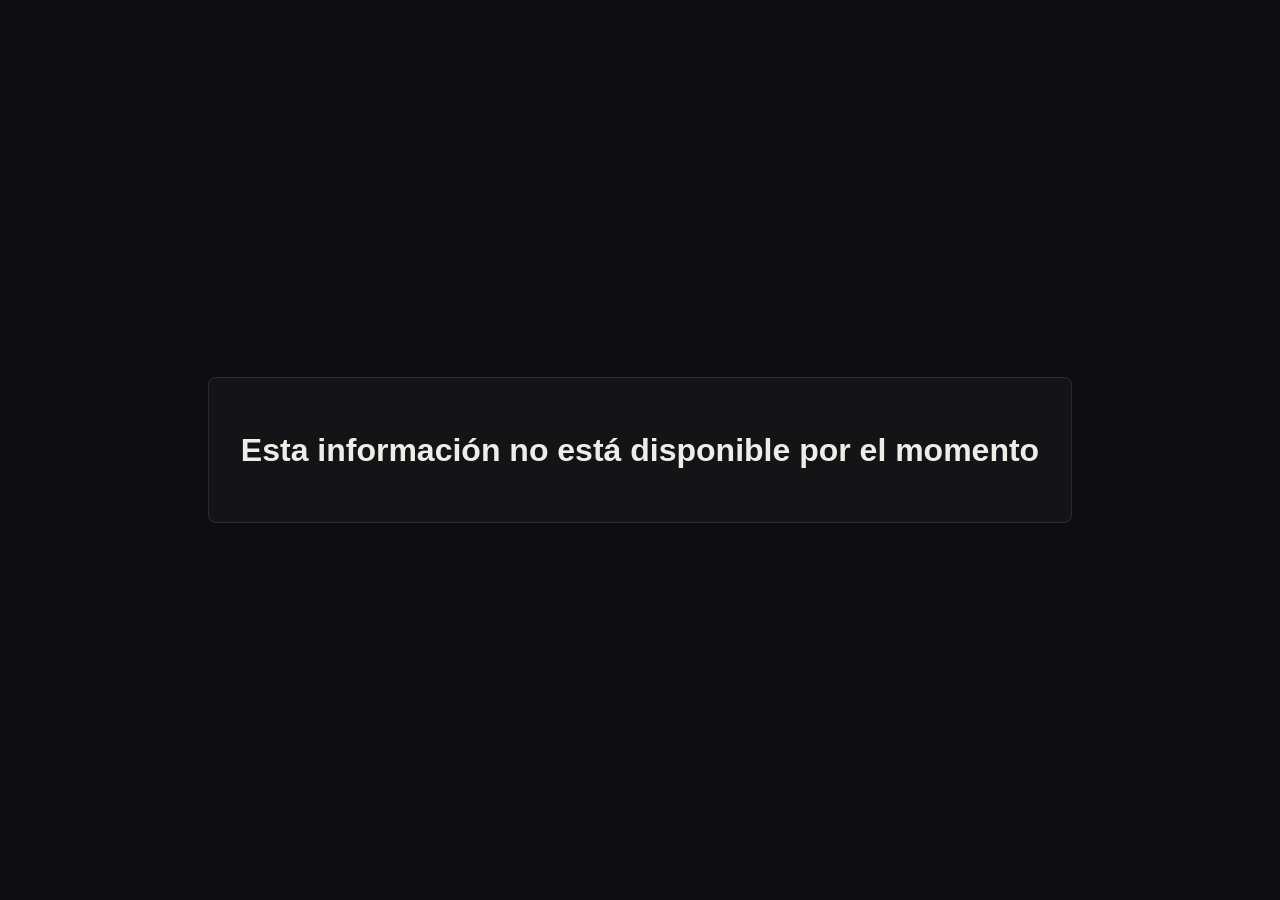
<file: back.html>
<!DOCTYPE html>
<html lang="es">
<head>
    <meta charset="UTF-8">
    <title>Información no disponible</title>
    <style>
        body {
            background: #0d0d0f;
            color: #f0ede8;
            font-family: sans-serif;
            display: flex;
            justify-content: center;
            align-items: center;
            height: 100vh;
            margin: 0;
        }
        .mensaje {
            padding: 2rem;
            border: 1px solid rgba(255, 255, 255, 0.1);
            border-radius: 8px;
            background: #141417;
        }
    </style>
</head>
<body>

    <div class="mensaje">
        <h1>Esta información no está disponible por el momento</h1>
    </div>

</body>
</html>
</file>
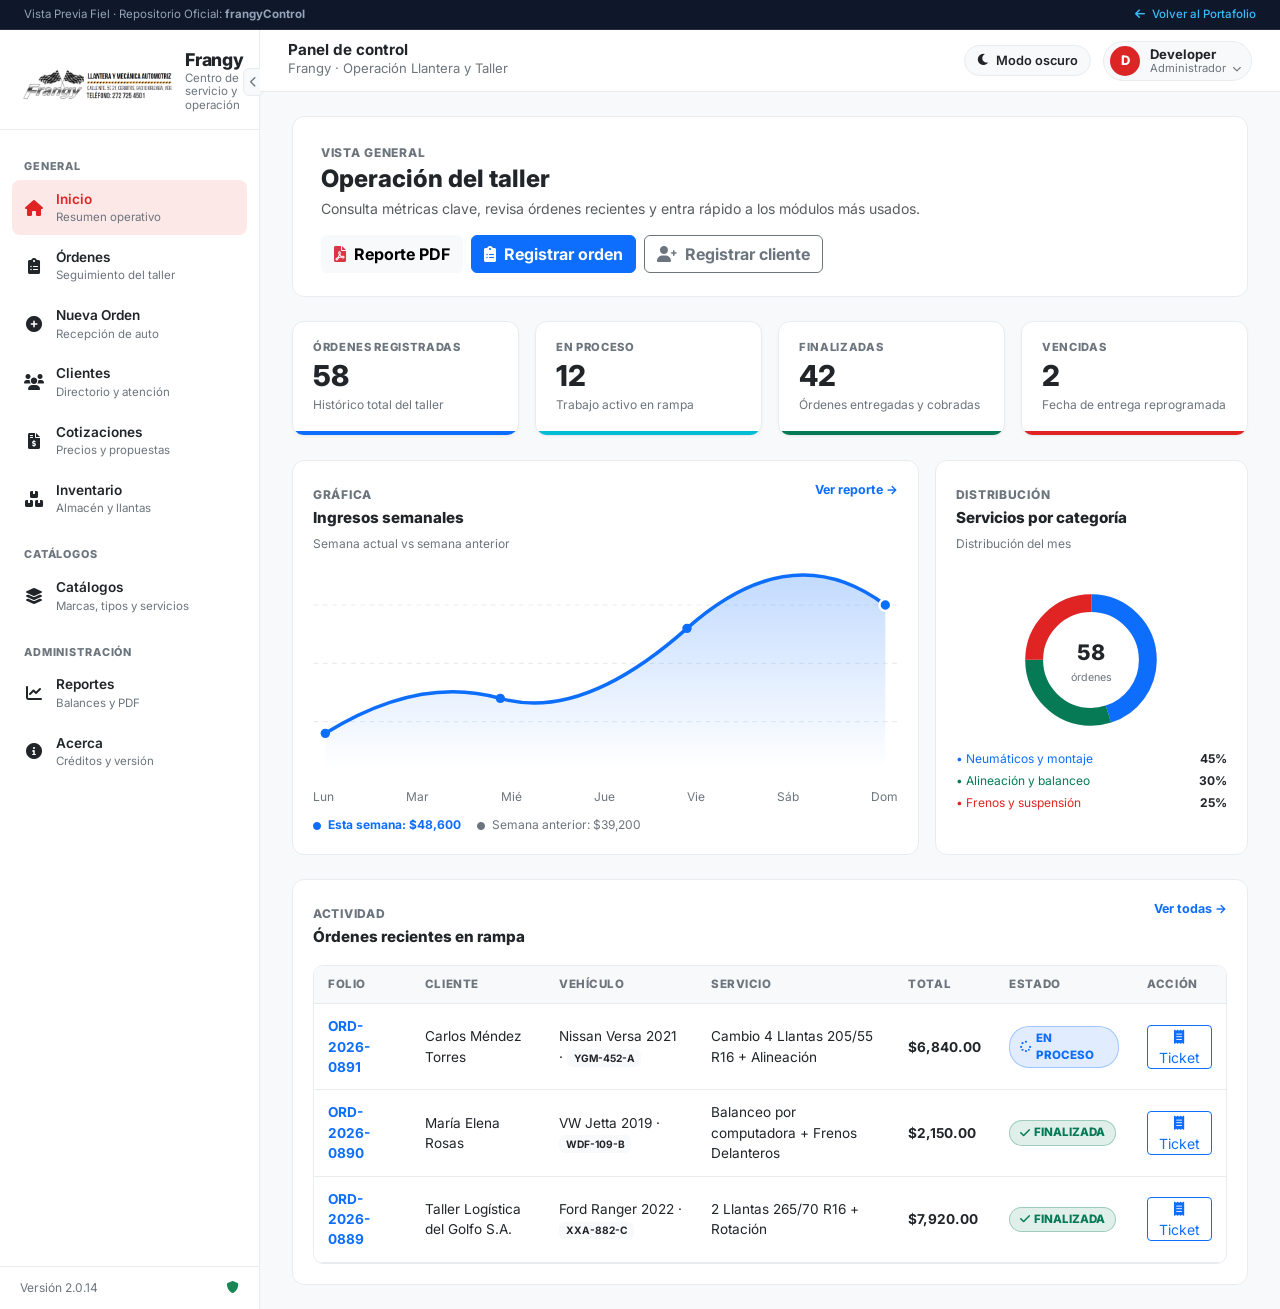
<file: demos/frangy-control.html>
<!DOCTYPE html>
<html lang="es" data-theme="light">

<head>
  <meta charset="utf-8">
  <meta name="viewport" content="width=device-width, initial-scale=1">
  <title>Frangy Control · Sistema Administrativo Taller y Llantera</title>
  <link rel="icon" type="image/svg+xml" href="./assets/icon.svg">

  <!-- Tipografía Inter y Bootstrap 5 idéntico a Frangy Control -->
  <link href="https://fonts.bunny.net/css?family=inter:400,500,600,700,800" rel="stylesheet" />
  <link rel="stylesheet" href="https://cdn.jsdelivr.net/npm/bootstrap@5.3.3/dist/css/bootstrap.min.css">
  <link rel="stylesheet" href="https://cdnjs.cloudflare.com/ajax/libs/font-awesome/6.0.0-beta3/css/all.min.css">

  <style>
    :root {
      --dashboard-bg: #f8f9fa;
      --dashboard-surface: #ffffff;
      --dashboard-card: #ffffff;
      --dashboard-border: #e9ecef;
      --dashboard-text: #212529;
      --dashboard-muted: #6c757d;
      --dashboard-primary: #0d6efd;
      --dashboard-accent-red: #e02424;
      --dashboard-accent-green: #057a55;
      --dashboard-accent-amber: #d97706;
      --dashboard-accent-blue: #1c64f2;
    }

    [data-theme="dark"] {
      --dashboard-bg: #12141a;
      --dashboard-surface: #181b23;
      --dashboard-card: #1f232e;
      --dashboard-border: rgba(255, 255, 255, 0.1);
      --dashboard-text: #f8f9fa;
      --dashboard-muted: #9ca3af;
      --dashboard-primary: #3b82f6;
    }

    body.dashboard-body {
      font-family: 'inter', sans-serif !important;
      background-color: var(--dashboard-bg);
      color: var(--dashboard-text);
      margin: 0;
      padding: 0;
      min-height: 100vh;
      display: flex;
      flex-direction: column;
    }

    /* Barra superior de retorno */
    .top-return-bar {
      background: #0f172a;
      color: #94a3b8;
      padding: 6px 1.5rem;
      font-size: 11.5px;
      display: flex;
      justify-content: space-between;
      align-items: center;
      border-bottom: 1px solid rgba(255, 255, 255, 0.1);
      z-index: 1000;
    }

    .top-return-bar a {
      color: #38bdf8;
      text-decoration: none;
      font-weight: 500;
    }

    .top-return-bar a:hover {
      text-decoration: underline;
    }

    /* Layout Frangy Control */
    .dashboard-app {
      display: flex;
      flex: 1;
      min-height: calc(100vh - 31px);
    }

    /* Sidebar idéntico a la captura */
    .dashboard-sidebar {
      width: 260px;
      background: var(--dashboard-surface);
      border-right: 1px solid var(--dashboard-border);
      display: flex;
      flex-direction: column;
      flex-shrink: 0;
      user-select: none;
    }

    .dashboard-sidebar__header {
      padding: 1.25rem 1.25rem 1rem;
      display: flex;
      align-items: center;
      justify-content: space-between;
      border-bottom: 1px solid var(--dashboard-border);
    }

    .brand-box {
      display: flex;
      align-items: center;
      gap: 10px;
      text-decoration: none;
      color: inherit;
    }

    .brand-logo-img {
      height: 38px;
      width: auto;
      object-fit: contain;
    }

    .brand-info {
      display: flex;
      flex-direction: column;
    }

    .brand-title {
      font-weight: 800;
      font-size: 1.1rem;
      line-height: 1.1;
      color: var(--dashboard-text);
      letter-spacing: -0.02em;
    }

    .brand-subtitle {
      font-size: 0.72rem;
      color: var(--dashboard-muted);
      line-height: 1.2;
      margin-top: 2px;
    }

    .sidebar-collapse-btn {
      background: var(--dashboard-bg);
      border: 1px solid var(--dashboard-border);
      border-radius: 6px;
      width: 28px;
      height: 28px;
      display: flex;
      align-items: center;
      justify-content: center;
      font-size: 11px;
      color: var(--dashboard-muted);
      cursor: pointer;
    }

    .dashboard-sidebar__nav {
      padding: 1rem 0.75rem;
      flex: 1;
      overflow-y: auto;
    }

    .dashboard-sidebar__section {
      font-size: 0.68rem;
      font-weight: 800;
      color: var(--dashboard-muted);
      letter-spacing: 0.08em;
      text-transform: uppercase;
      padding: 0.75rem 0.75rem 0.35rem;
      margin-top: 0.5rem;
    }

    .dashboard-sidebar__section:first-child {
      margin-top: 0;
    }

    .dashboard-sidebar__link {
      display: flex;
      align-items: center;
      gap: 12px;
      padding: 0.55rem 0.75rem;
      border-radius: 8px;
      color: var(--dashboard-text);
      text-decoration: none;
      font-size: 0.85rem;
      font-weight: 600;
      margin-bottom: 3px;
      transition: all 0.15s ease-in-out;
      cursor: pointer;
    }

    .dashboard-sidebar__link:hover {
      background-color: rgba(13, 110, 253, 0.06);
      color: var(--dashboard-primary);
    }

    .dashboard-sidebar__link.is-active {
      background-color: #fde8e8;
      color: #e02424;
    }

    [data-theme="dark"] .dashboard-sidebar__link.is-active {
      background-color: rgba(224, 36, 36, 0.18);
      color: #f98080;
    }

    .dashboard-sidebar__link i {
      font-size: 16px;
      width: 20px;
      text-align: center;
    }

    .dashboard-sidebar__link .subtext {
      font-size: 0.72rem;
      font-weight: 400;
      color: var(--dashboard-muted);
      display: block;
    }

    .dashboard-sidebar__footer {
      padding: 0.75rem 1.25rem;
      border-top: 1px solid var(--dashboard-border);
      font-size: 0.75rem;
      color: var(--dashboard-muted);
      display: flex;
      justify-content: space-between;
      align-items: center;
    }

    /* Área de Contenido Principal */
    .dashboard-main {
      flex: 1;
      display: flex;
      flex-direction: column;
      overflow-x: hidden;
    }

    /* Navbar superior Frangy */
    .dashboard-topbar {
      background: var(--dashboard-surface);
      border-bottom: 1px solid var(--dashboard-border);
      padding: 0.65rem 1.75rem;
      display: flex;
      align-items: center;
      justify-content: space-between;
    }

    .topbar-breadcrumb {
      font-size: 0.82rem;
      color: var(--dashboard-muted);
    }

    .topbar-breadcrumb strong {
      color: var(--dashboard-text);
      font-size: 0.95rem;
      display: block;
      line-height: 1.1;
    }

    .topbar-actions {
      display: flex;
      align-items: center;
      gap: 12px;
    }

    .theme-toggle-btn {
      background: var(--dashboard-bg);
      border: 1px solid var(--dashboard-border);
      border-radius: 20px;
      padding: 5px 12px;
      font-size: 0.8rem;
      font-weight: 600;
      color: var(--dashboard-text);
      display: inline-flex;
      align-items: center;
      gap: 6px;
      cursor: pointer;
    }

    .user-pill {
      display: flex;
      align-items: center;
      gap: 10px;
      padding: 4px 10px 4px 6px;
      border-radius: 24px;
      background: var(--dashboard-bg);
      border: 1px solid var(--dashboard-border);
      cursor: pointer;
    }

    .user-avatar-badge {
      width: 30px;
      height: 30px;
      border-radius: 50%;
      background: #dc2626;
      color: white;
      display: flex;
      align-items: center;
      justify-content: center;
      font-weight: 800;
      font-size: 13px;
    }

    .user-meta {
      line-height: 1.15;
    }

    .user-name {
      font-size: 0.82rem;
      font-weight: 700;
      color: var(--dashboard-text);
    }

    .user-role {
      font-size: 0.7rem;
      color: var(--dashboard-muted);
    }

    /* Contenedor de sub-vistas */
    .dashboard-content {
      padding: 1.5rem 2rem;
      flex: 1;
      overflow-y: auto;
    }

    .subview {
      display: none;
      animation: fadeIn 0.15s ease-out;
    }

    .subview.active {
      display: block;
    }

    @keyframes fadeIn {
      from { opacity: 0; transform: translateY(3px); }
      to { opacity: 1; transform: translateY(0); }
    }

    /* Resource Hero (idéntico al repo) */
    .resource-hero {
      background: var(--dashboard-surface);
      border: 1px solid var(--dashboard-border);
      border-radius: 12px;
      padding: 1.4rem 1.75rem;
      margin-bottom: 1.5rem;
      display: flex;
      justify-content: space-between;
      align-items: center;
      flex-wrap: wrap;
      gap: 16px;
    }

    .resource-hero__eyebrow {
      font-size: 0.75rem;
      font-weight: 800;
      text-transform: uppercase;
      letter-spacing: 0.06em;
      color: var(--dashboard-muted);
    }

    .resource-hero__title {
      font-size: 1.5rem;
      font-weight: 800;
      color: var(--dashboard-text);
      margin: 2px 0 4px;
    }

    .resource-hero__actions {
      display: flex;
      gap: 8px;
      flex-wrap: wrap;
    }

    /* Tarjetas KPI de Frangy con barra inferior de color */
    .kpi-row {
      display: grid;
      grid-template-columns: repeat(auto-fit, minmax(220px, 1fr));
      gap: 1rem;
      margin-bottom: 1.5rem;
    }

    .frangy-kpi-card {
      background: var(--dashboard-card);
      border: 1px solid var(--dashboard-border);
      border-radius: 12px;
      overflow: hidden;
      display: flex;
      flex-direction: column;
      justify-content: space-between;
      box-shadow: 0 1px 3px rgba(0, 0, 0, 0.04);
      cursor: pointer;
      transition: transform 0.15s ease, box-shadow 0.15s ease;
    }

    .frangy-kpi-card:hover {
      transform: translateY(-2px);
      box-shadow: 0 6px 16px rgba(0, 0, 0, 0.06);
    }

    .frangy-kpi-body {
      padding: 1.1rem 1.25rem;
    }

    .frangy-kpi-label {
      font-size: 0.7rem;
      font-weight: 800;
      text-transform: uppercase;
      letter-spacing: 0.06em;
      color: var(--dashboard-muted);
      margin-bottom: 4px;
    }

    .frangy-kpi-value {
      font-size: 1.8rem;
      font-weight: 800;
      line-height: 1.1;
      color: var(--dashboard-text);
      margin-bottom: 4px;
    }

    .frangy-kpi-copy {
      font-size: 0.75rem;
      color: var(--dashboard-muted);
      margin: 0;
    }

    .frangy-kpi-bar {
      height: 4px;
      width: 100%;
    }

    /* Gráficos y Tablas */
    .charts-grid {
      display: grid;
      grid-template-columns: 2fr 1fr;
      gap: 1rem;
      margin-bottom: 1.5rem;
    }

    @media (max-width: 992px) {
      .charts-grid {
        grid-template-columns: 1fr;
      }
    }

    .chart-card {
      background: var(--dashboard-card);
      border: 1px solid var(--dashboard-border);
      border-radius: 12px;
      padding: 1.25rem;
    }

    .chart-card-header {
      display: flex;
      justify-content: space-between;
      align-items: flex-start;
      margin-bottom: 1rem;
    }

    .chart-card-title {
      font-size: 0.95rem;
      font-weight: 800;
      color: var(--dashboard-text);
      margin: 2px 0 0;
    }

    /* Filtros y Tablas */
    .filter-bar {
      background: var(--dashboard-card);
      border: 1px solid var(--dashboard-border);
      border-radius: 10px;
      padding: 0.85rem 1.25rem;
      margin-bottom: 1.25rem;
      display: flex;
      gap: 12px;
      flex-wrap: wrap;
      align-items: center;
    }

    .filter-search-input {
      flex: 1;
      min-width: 220px;
      height: 38px;
      border: 1px solid var(--dashboard-border);
      border-radius: 6px;
      padding: 0 12px;
      font-size: 0.85rem;
      background: var(--dashboard-bg);
      color: var(--dashboard-text);
      outline: none;
    }

    .filter-select {
      height: 38px;
      border: 1px solid var(--dashboard-border);
      border-radius: 6px;
      padding: 0 10px;
      font-size: 0.85rem;
      background: var(--dashboard-bg);
      color: var(--dashboard-text);
      outline: none;
    }

    .table-container {
      background: var(--dashboard-card);
      border: 1px solid var(--dashboard-border);
      border-radius: 10px;
      overflow-x: auto;
      margin-bottom: 1.5rem;
    }

    .frangy-table {
      width: 100%;
      border-collapse: collapse;
      font-size: 0.85rem;
    }

    .frangy-table th {
      background: var(--dashboard-bg);
      padding: 10px 14px;
      font-weight: 800;
      font-size: 0.72rem;
      text-transform: uppercase;
      letter-spacing: 0.05em;
      color: var(--dashboard-muted);
      border-bottom: 1px solid var(--dashboard-border);
      text-align: left;
    }

    .frangy-table td {
      padding: 12px 14px;
      border-bottom: 1px solid var(--dashboard-border);
      color: var(--dashboard-text);
      vertical-align: middle;
    }

    .frangy-table tr:hover td {
      background: rgba(13, 110, 253, 0.03);
    }

    .badge-orden {
      display: inline-flex;
      align-items: center;
      gap: 4px;
      padding: 3px 10px;
      border-radius: 20px;
      font-size: 0.72rem;
      font-weight: 800;
      text-transform: uppercase;
    }

    .badge-en-proceso {
      background: rgba(13, 110, 253, 0.12);
      color: #0d6efd;
      border: 1px solid rgba(13, 110, 253, 0.3);
    }

    .badge-finalizada {
      background: rgba(5, 122, 85, 0.12);
      color: #057a55;
      border: 1px solid rgba(5, 122, 85, 0.3);
    }

    .badge-cancelada {
      background: rgba(224, 36, 36, 0.12);
      color: #e02424;
      border: 1px solid rgba(224, 36, 36, 0.3);
    }

    /* Modal Ticket */
    .frangy-modal-backdrop {
      position: fixed;
      inset: 0;
      background: rgba(0, 0, 0, 0.6);
      display: none;
      align-items: center;
      justify-content: center;
      z-index: 2000;
      padding: 1rem;
    }

    .frangy-modal-backdrop.open {
      display: flex;
    }

    .frangy-ticket-window {
      background: var(--dashboard-surface);
      border: 1px solid var(--dashboard-border);
      border-radius: 12px;
      max-width: 480px;
      width: 100%;
      padding: 1.5rem;
      box-shadow: 0 20px 40px rgba(0, 0, 0, 0.3);
    }
  </style>
</head>

<body class="dashboard-body">

  <!-- Barra superior de retorno -->
  <div class="top-return-bar">
    <div>
      <span>Vista Previa Fiel &middot; Repositorio Oficial: <strong>frangyControl</strong></span>
    </div>
    <div>
      <a href="../index.html#proyectos"><i class="fas fa-arrow-left me-1"></i> Volver al Portafolio</a>
    </div>
  </div>

  <div class="dashboard-app">

    <!-- Sidebar idéntico a Frangy Control -->
    <aside class="dashboard-sidebar">
      <div class="dashboard-sidebar__header">
        <a href="#" class="brand-box">
          <img src="./assets/franlogo.png" alt="Frangy" class="brand-logo-img">
          <div class="brand-info">
            <span class="brand-title">Frangy</span>
            <span class="brand-subtitle">Centro de servicio y operación</span>
          </div>
        </a>
        <button class="sidebar-collapse-btn" title="Colapsar menú">
          <i class="fas fa-chevron-left"></i>
        </button>
      </div>

      <nav class="dashboard-sidebar__nav">
        <!-- GENERAL -->
        <div class="dashboard-sidebar__section">GENERAL</div>
        <a class="dashboard-sidebar__link is-active" data-target="inicio" onclick="switchTab('inicio')">
          <i class="fas fa-home" style="color:#e02424;"></i>
          <div>
            Inicio
            <span class="subtext">Resumen operativo</span>
          </div>
        </a>
        <a class="dashboard-sidebar__link" data-target="ordenes" onclick="switchTab('ordenes')">
          <i class="fas fa-clipboard-list"></i>
          <div>
            Órdenes
            <span class="subtext">Seguimiento del taller</span>
          </div>
        </a>
        <a class="dashboard-sidebar__link" data-target="nueva-orden" onclick="switchTab('nueva-orden')">
          <i class="fas fa-plus-circle"></i>
          <div>
            Nueva Orden
            <span class="subtext">Recepción de auto</span>
          </div>
        </a>
        <a class="dashboard-sidebar__link" data-target="clientes" onclick="switchTab('clientes')">
          <i class="fas fa-users"></i>
          <div>
            Clientes
            <span class="subtext">Directorio y atención</span>
          </div>
        </a>
        <a class="dashboard-sidebar__link" data-target="cotizaciones" onclick="switchTab('cotizaciones')">
          <i class="fas fa-file-invoice-dollar"></i>
          <div>
            Cotizaciones
            <span class="subtext">Precios y propuestas</span>
          </div>
        </a>
        <a class="dashboard-sidebar__link" data-target="inventario" onclick="switchTab('inventario')">
          <i class="fas fa-boxes"></i>
          <div>
            Inventario
            <span class="subtext">Almacén y llantas</span>
          </div>
        </a>

        <!-- CATÁLOGOS -->
        <div class="dashboard-sidebar__section">CATÁLOGOS</div>
        <a class="dashboard-sidebar__link" data-target="catalogos" onclick="switchTab('catalogos')">
          <i class="fas fa-layer-group"></i>
          <div>
            Catálogos
            <span class="subtext">Marcas, tipos y servicios</span>
          </div>
        </a>

        <!-- ADMINISTRACIÓN -->
        <div class="dashboard-sidebar__section">ADMINISTRACIÓN</div>
        <a class="dashboard-sidebar__link" data-target="reportes" onclick="switchTab('reportes')">
          <i class="fas fa-chart-line"></i>
          <div>
            Reportes
            <span class="subtext">Balances y PDF</span>
          </div>
        </a>
        <a class="dashboard-sidebar__link" data-target="acerca" onclick="switchTab('acerca')">
          <i class="fas fa-info-circle"></i>
          <div>
            Acerca
            <span class="subtext">Créditos y versión</span>
          </div>
        </a>
      </nav>

      <div class="dashboard-sidebar__footer">
        <span>Versión 2.0.14</span>
        <i class="fas fa-shield-alt text-success" title="Sistema Seguro"></i>
      </div>
    </aside>

    <!-- Contenedor Principal con Topbar y Subvistas -->
    <div class="dashboard-main">

      <!-- Topbar Frangy -->
      <header class="dashboard-topbar">
        <div class="topbar-breadcrumb">
          <strong id="topbarPageTitle">Panel de control</strong>
          <span>Frangy &middot; Operación Llantera y Taller</span>
        </div>

        <div class="topbar-actions">
          <button class="theme-toggle-btn" id="themeToggleBtn">
            <i class="fas fa-moon"></i> Modo oscuro
          </button>
          <div class="user-pill" onclick="alert('Usuario: Developer (Administrador del taller).');">
            <div class="user-avatar-badge">D</div>
            <div class="user-meta">
              <div class="user-name">Developer</div>
              <div class="user-role">Administrador <i class="fas fa-chevron-down ms-1" style="font-size:9px;"></i></div>
            </div>
          </div>
        </div>
      </header>

      <!-- ══════════════════════════════════════════════════════════
           SUB-VISTA 1: PANEL DE CONTROL (home.blade.php)
           ══════════════════════════════════════════════════════════ -->
      <main class="dashboard-content subview active" id="subview-inicio">
        
        <!-- Hero "Operación del taller" -->
        <section class="resource-hero">
          <div>
            <span class="resource-hero__eyebrow">VISTA GENERAL</span>
            <h1 class="resource-hero__title">Operación del taller</h1>
            <p class="mb-0 text-muted" style="font-size:0.88rem;">
              Consulta métricas clave, revisa órdenes recientes y entra rápido a los módulos más usados.
            </p>
          </div>
          <div class="resource-hero__actions">
            <button class="btn btn-light fw-bold" onclick="alert('Generando Reporte Operativo PDF...');">
              <i class="fas fa-file-pdf text-danger me-1"></i> Reporte PDF
            </button>
            <button class="btn btn-primary fw-bold" onclick="switchTab('nueva-orden')">
              <i class="fas fa-clipboard-list me-1"></i> Registrar orden
            </button>
            <button class="btn btn-outline-secondary fw-bold" onclick="switchTab('clientes')">
              <i class="fas fa-user-plus me-1"></i> Registrar cliente
            </button>
          </div>
        </section>

        <!-- KPIs principales con barras de acento -->
        <div class="kpi-row">
          <div class="frangy-kpi-card" onclick="switchTab('ordenes')">
            <div class="frangy-kpi-body">
              <div class="frangy-kpi-label">ÓRDENES REGISTRADAS</div>
              <div class="frangy-kpi-value">58</div>
              <p class="frangy-kpi-copy">Histórico total del taller</p>
            </div>
            <div class="frangy-kpi-bar" style="background:#0d6efd;"></div>
          </div>

          <div class="frangy-kpi-card" onclick="switchTab('ordenes')">
            <div class="frangy-kpi-body">
              <div class="frangy-kpi-label">EN PROCESO</div>
              <div class="frangy-kpi-value">12</div>
              <p class="frangy-kpi-copy">Trabajo activo en rampa</p>
            </div>
            <div class="frangy-kpi-bar" style="background:#00bcd4;"></div>
          </div>

          <div class="frangy-kpi-card" onclick="switchTab('ordenes')">
            <div class="frangy-kpi-body">
              <div class="frangy-kpi-label">FINALIZADAS</div>
              <div class="frangy-kpi-value">42</div>
              <p class="frangy-kpi-copy">Órdenes entregadas y cobradas</p>
            </div>
            <div class="frangy-kpi-bar" style="background:#057a55;"></div>
          </div>

          <div class="frangy-kpi-card" onclick="switchTab('ordenes')">
            <div class="frangy-kpi-body">
              <div class="frangy-kpi-label">VENCIDAS</div>
              <div class="frangy-kpi-value">2</div>
              <p class="frangy-kpi-copy">Fecha de entrega reprogramada</p>
            </div>
            <div class="frangy-kpi-bar" style="background:#e02424;"></div>
          </div>
        </div>

        <!-- Gráficas semanales y donut -->
        <div class="charts-grid">
          <!-- Gráfica de ingresos -->
          <div class="chart-card">
            <div class="chart-card-header">
              <div>
                <span class="resource-hero__eyebrow">GRÁFICA</span>
                <div class="chart-card-title">Ingresos semanales</div>
                <span style="font-size:0.75rem;color:var(--dashboard-muted);">Semana actual vs semana anterior</span>
              </div>
              <a href="#" style="font-size:0.78rem;font-weight:700;color:var(--dashboard-primary);text-decoration:none;" onclick="switchTab('reportes')">Ver reporte &rarr;</a>
            </div>

            <!-- Curva SVG de ingresos -->
            <div style="height:210px;width:100%;position:relative;display:flex;align-items:flex-end;">
              <svg viewBox="0 0 500 180" style="width:100%;height:100%;overflow:visible;">
                <defs>
                  <linearGradient id="curveFill" x1="0%" y1="0%" x2="0%" y2="100%">
                    <stop offset="0%" stop-color="#0d6efd" stop-opacity="0.25" />
                    <stop offset="100%" stop-color="#0d6efd" stop-opacity="0.0" />
                  </linearGradient>
                </defs>
                <!-- Líneas horizontales de guía -->
                <line x1="0" y1="30" x2="500" y2="30" stroke="var(--dashboard-border)" stroke-dasharray="4" />
                <line x1="0" y1="80" x2="500" y2="80" stroke="var(--dashboard-border)" stroke-dasharray="4" />
                <line x1="0" y1="130" x2="500" y2="130" stroke="var(--dashboard-border)" stroke-dasharray="4" />
                <!-- Área sombreada -->
                <path d="M 10 140 Q 90 90, 160 110 T 320 50 T 490 30 L 490 170 L 10 170 Z" fill="url(#curveFill)" />
                <!-- Línea continua semana actual -->
                <path d="M 10 140 Q 90 90, 160 110 T 320 50 T 490 30" fill="none" stroke="#0d6efd" stroke-width="3" />
                <!-- Puntos de datos -->
                <circle cx="10" cy="140" r="4" fill="#0d6efd" />
                <circle cx="160" cy="110" r="4" fill="#0d6efd" />
                <circle cx="320" cy="50" r="4" fill="#0d6efd" />
                <circle cx="490" cy="30" r="5" fill="#0d6efd" stroke="#ffffff" stroke-width="2" />
              </svg>
            </div>
            <div style="display:flex;justify-content:space-between;font-size:0.75rem;color:var(--dashboard-muted);margin-top:8px;">
              <span>Lun</span><span>Mar</span><span>Mié</span><span>Jue</span><span>Vie</span><span>Sáb</span><span>Dom</span>
            </div>
            <div style="display:flex;gap:16px;margin-top:10px;font-size:0.75rem;">
              <span style="color:#0d6efd;font-weight:700;"><i class="fas fa-circle me-1" style="font-size:8px;"></i> Esta semana: $48,600</span>
              <span style="color:var(--dashboard-muted);"><i class="fas fa-circle me-1" style="font-size:8px;"></i> Semana anterior: $39,200</span>
            </div>
          </div>

          <!-- Distribución de servicios (donut chart) -->
          <div class="chart-card">
            <div class="chart-card-header">
              <div>
                <span class="resource-hero__eyebrow">DISTRIBUCIÓN</span>
                <div class="chart-card-title">Servicios por categoría</div>
                <span style="font-size:0.75rem;color:var(--dashboard-muted);">Distribución del mes</span>
              </div>
            </div>

            <div style="display:flex;align-items:center;justify-content:center;height:180px;">
              <svg width="150" height="150" viewBox="0 0 42 42">
                <circle cx="21" cy="21" r="15.91549430918954" fill="transparent" stroke="var(--dashboard-border)" stroke-width="5"></circle>
                <!-- Montaje/Llantas: 45% (azul) -->
                <circle cx="21" cy="21" r="15.91549430918954" fill="transparent" stroke="#0d6efd" stroke-width="5" stroke-dasharray="45 55" stroke-dashoffset="25"></circle>
                <!-- Alineación y balanceo: 30% (verde) -->
                <circle cx="21" cy="21" r="15.91549430918954" fill="transparent" stroke="#057a55" stroke-width="5" stroke-dasharray="30 70" stroke-dashoffset="80"></circle>
                <!-- Frenos/Mecánica: 25% (rojo/ámbar) -->
                <circle cx="21" cy="21" r="15.91549430918954" fill="transparent" stroke="#e02424" stroke-width="5" stroke-dasharray="25 75" stroke-dashoffset="50"></circle>
                <text x="50%" y="46%" dominant-baseline="middle" text-anchor="middle" font-size="6" font-weight="800" fill="var(--dashboard-text)">58</text>
                <text x="50%" y="62%" dominant-baseline="middle" text-anchor="middle" font-size="3" fill="var(--dashboard-muted)">órdenes</text>
              </svg>
            </div>

            <div style="font-size:0.75rem;display:flex;flex-direction:column;gap:4px;">
              <div style="display:flex;justify-content:space-between;"><span style="color:#0d6efd;">&bull; Neumáticos y montaje</span><strong>45%</strong></div>
              <div style="display:flex;justify-content:space-between;"><span style="color:#057a55;">&bull; Alineación y balanceo</span><strong>30%</strong></div>
              <div style="display:flex;justify-content:space-between;"><span style="color:#e02424;">&bull; Frenos y suspensión</span><strong>25%</strong></div>
            </div>
          </div>
        </div>

        <!-- Tabla de Órdenes Recientes -->
        <div class="chart-card">
          <div class="chart-card-header">
            <div>
              <span class="resource-hero__eyebrow">ACTIVIDAD</span>
              <div class="chart-card-title">Órdenes recientes en rampa</div>
            </div>
            <a href="#" style="font-size:0.78rem;font-weight:700;color:var(--dashboard-primary);text-decoration:none;" onclick="switchTab('ordenes')">Ver todas &rarr;</a>
          </div>

          <div class="table-container mb-0">
            <table class="frangy-table">
              <thead>
                <tr>
                  <th>FOLIO</th>
                  <th>CLIENTE</th>
                  <th>VEHÍCULO</th>
                  <th>SERVICIO</th>
                  <th>TOTAL</th>
                  <th>ESTADO</th>
                  <th>ACCIÓN</th>
                </tr>
              </thead>
              <tbody>
                <tr>
                  <td><strong style="color:var(--dashboard-primary);">ORD-2026-0891</strong></td>
                  <td>Carlos Méndez Torres</td>
                  <td>Nissan Versa 2021 &middot; <span class="badge bg-light text-dark">YGM-452-A</span></td>
                  <td>Cambio 4 Llantas 205/55 R16 + Alineación</td>
                  <td><strong>$6,840.00</strong></td>
                  <td><span class="badge-orden badge-en-proceso"><i class="fas fa-spinner fa-spin"></i> En proceso</span></td>
                  <td><button class="btn btn-sm btn-outline-primary py-0" onclick="showTicketModal('ORD-2026-0891', 'Carlos Méndez Torres', 'Nissan Versa 2021', 'Cambio 4 Llantas + Alineación', '$6,840.00')"><i class="fas fa-receipt"></i> Ticket</button></td>
                </tr>
                <tr>
                  <td><strong style="color:var(--dashboard-primary);">ORD-2026-0890</strong></td>
                  <td>María Elena Rosas</td>
                  <td>VW Jetta 2019 &middot; <span class="badge bg-light text-dark">WDF-109-B</span></td>
                  <td>Balanceo por computadora + Frenos Delanteros</td>
                  <td><strong>$2,150.00</strong></td>
                  <td><span class="badge-orden badge-finalizada"><i class="fas fa-check"></i> Finalizada</span></td>
                  <td><button class="btn btn-sm btn-outline-primary py-0" onclick="showTicketModal('ORD-2026-0890', 'María Elena Rosas', 'VW Jetta 2019', 'Balanceo + Frenos', '$2,150.00')"><i class="fas fa-receipt"></i> Ticket</button></td>
                </tr>
                <tr>
                  <td><strong style="color:var(--dashboard-primary);">ORD-2026-0889</strong></td>
                  <td>Taller Logística del Golfo S.A.</td>
                  <td>Ford Ranger 2022 &middot; <span class="badge bg-light text-dark">XXA-882-C</span></td>
                  <td>2 Llantas 265/70 R16 + Rotación</td>
                  <td><strong>$7,920.00</strong></td>
                  <td><span class="badge-orden badge-finalizada"><i class="fas fa-check"></i> Finalizada</span></td>
                  <td><button class="btn btn-sm btn-outline-primary py-0" onclick="showTicketModal('ORD-2026-0889', 'Taller Logística del Golfo', 'Ford Ranger 2022', '2 Llantas 265/70 R16', '$7,920.00')"><i class="fas fa-receipt"></i> Ticket</button></td>
                </tr>
              </tbody>
            </table>
          </div>
        </div>

      </main>

      <!-- ══════════════════════════════════════════════════════════
           SUB-VISTA 2: ÓRDENES DEL TALLER (admin/ordenes/index.blade.php)
           ══════════════════════════════════════════════════════════ -->
      <main class="dashboard-content subview" id="subview-ordenes">
        
        <div class="resource-hero">
          <div>
            <span class="resource-hero__eyebrow">SEGUIMIENTO DEL TALLER</span>
            <h1 class="resource-hero__title">Órdenes activas y registradas</h1>
            <p class="mb-0 text-muted" style="font-size:0.88rem;">
              Control completo de servicios en patio, órdenes cerradas y cobros pendientes.
            </p>
          </div>
          <button class="btn btn-primary fw-bold" onclick="switchTab('nueva-orden')">
            <i class="fas fa-plus-circle me-1"></i> Nueva orden
          </button>
        </div>

        <!-- Filtros de órdenes -->
        <div class="filter-bar">
          <input type="text" id="ordenesSearchInput" class="filter-search-input" placeholder="Buscar por folio, cliente, vehículo o placa..." oninput="filterOrdenes()">
          <select id="ordenesStatusSelect" class="filter-select" onchange="filterOrdenes()">
            <option value="todos">Todos los estados</option>
            <option value="en proceso">En proceso</option>
            <option value="finalizada">Finalizada</option>
            <option value="cancelada">Cancelada</option>
          </select>
          <button class="btn btn-sm btn-outline-secondary" onclick="alert('Exportando listado de órdenes en Excel...');">
            <i class="fas fa-file-excel text-success me-1"></i> Exportar
          </button>
        </div>

        <div class="table-container">
          <table class="frangy-table" id="ordenesMainTable">
            <thead>
              <tr>
                <th>FOLIO</th>
                <th>CLIENTE</th>
                <th>VEHÍCULO</th>
                <th>SERVICIO</th>
                <th>TOTAL</th>
                <th>FECHA</th>
                <th>ESTADO</th>
                <th>ACCIONES</th>
              </tr>
            </thead>
            <tbody>
              <tr data-status="en proceso">
                <td><strong style="color:var(--dashboard-primary);">ORD-2026-0891</strong></td>
                <td><strong>Carlos Méndez Torres</strong><br><small class="text-muted">Tel: 229-918-2234</small></td>
                <td>Nissan Versa 2021<br><span class="badge bg-light text-dark">YGM-452-A</span></td>
                <td>Cambio 4 Llantas 205/55 R16 + Alineación</td>
                <td><strong>$6,840.00</strong></td>
                <td>19/09/2026</td>
                <td><span class="badge-orden badge-en-proceso"><i class="fas fa-spinner fa-spin"></i> En proceso</span></td>
                <td>
                  <button class="btn btn-sm btn-outline-primary" onclick="showTicketModal('ORD-2026-0891', 'Carlos Méndez Torres', 'Nissan Versa 2021', 'Cambio 4 Llantas + Alineación', '$6,840.00')"><i class="fas fa-receipt"></i></button>
                </td>
              </tr>
              <tr data-status="finalizada">
                <td><strong style="color:var(--dashboard-primary);">ORD-2026-0890</strong></td>
                <td><strong>María Elena Rosas</strong><br><small class="text-muted">Tel: 229-145-8899</small></td>
                <td>VW Jetta 2019<br><span class="badge bg-light text-dark">WDF-109-B</span></td>
                <td>Balanceo por computadora + Balatas</td>
                <td><strong>$2,150.00</strong></td>
                <td>18/09/2026</td>
                <td><span class="badge-orden badge-finalizada"><i class="fas fa-check"></i> Finalizada</span></td>
                <td>
                  <button class="btn btn-sm btn-outline-primary" onclick="showTicketModal('ORD-2026-0890', 'María Elena Rosas', 'VW Jetta 2019', 'Balanceo + Frenos', '$2,150.00')"><i class="fas fa-receipt"></i></button>
                </td>
              </tr>
              <tr data-status="finalizada">
                <td><strong style="color:var(--dashboard-primary);">ORD-2026-0889</strong></td>
                <td><strong>Logística del Golfo S.A.</strong><br><small class="text-muted">RFC: LGO-190412-A89</small></td>
                <td>Ford Ranger 2022<br><span class="badge bg-light text-dark">XXA-882-C</span></td>
                <td>2 Llantas Michelin 265/70 R16 + Rotación</td>
                <td><strong>$7,920.00</strong></td>
                <td>17/09/2026</td>
                <td><span class="badge-orden badge-finalizada"><i class="fas fa-check"></i> Finalizada</span></td>
                <td>
                  <button class="btn btn-sm btn-outline-primary" onclick="showTicketModal('ORD-2026-0889', 'Logística del Golfo', 'Ford Ranger 2022', '2 Llantas Michelin', '$7,920.00')"><i class="fas fa-receipt"></i></button>
                </td>
              </tr>
              <tr data-status="cancelada">
                <td><strong style="color:var(--dashboard-primary);">ORD-2026-0888</strong></td>
                <td><strong>Roberto Pineda Soto</strong><br><small class="text-muted">Tel: 229-332-9011</small></td>
                <td>Chevrolet Aveo 2018<br><span class="badge bg-light text-dark">UBF-311-D</span></td>
                <td>Alineación Láser Delantera</td>
                <td><strong>$450.00</strong></td>
                <td>15/09/2026</td>
                <td><span class="badge-orden badge-cancelada"><i class="fas fa-times"></i> Cancelada</span></td>
                <td>
                  <button class="btn btn-sm btn-outline-secondary" onclick="alert('Orden cancelada por el cliente.');"><i class="fas fa-ban"></i></button>
                </td>
              </tr>
            </tbody>
          </table>
        </div>

      </main>

      <!-- ══════════════════════════════════════════════════════════
           SUB-VISTA 3: REGISTRO DE NUEVA ORDEN (admin/ordenes/registro.blade.php)
           ══════════════════════════════════════════════════════════ -->
      <main class="dashboard-content subview" id="subview-nueva-orden">
        
        <div class="resource-hero">
          <div>
            <span class="resource-hero__eyebrow">RECEPCIÓN DE VEHÍCULO</span>
            <h1 class="resource-hero__title">Registrar Nueva Orden de Servicio</h1>
            <p class="mb-0 text-muted" style="font-size:0.88rem;">
              Captura de datos de cliente, chequeo pericial del vehículo y asignación de servicios.
            </p>
          </div>
          <button class="btn btn-outline-secondary fw-bold" onclick="switchTab('ordenes')">
            <i class="fas fa-times me-1"></i> Cancelar
          </button>
        </div>

        <form onsubmit="alert('¡Orden ORD-2026-0892 registrada con éxito!'); switchTab('ordenes'); return false;">
          
          <!-- Fila 1: Cliente y Vehículo -->
          <div class="chart-card mb-3">
            <h5 class="fw-bold mb-3"><i class="fas fa-user-circle text-primary me-2"></i>1. Datos del Cliente y Vehículo</h5>
            <div class="row g-3">
              <div class="col-md-6">
                <label class="form-label small fw-bold">Cliente:</label>
                <select class="form-select form-select-sm" required>
                  <option>Carlos Méndez Torres (229-918-2234)</option>
                  <option>María Elena Rosas (229-145-8899)</option>
                  <option>Logística del Golfo S.A. (LGO-190412)</option>
                  <option>+ Registrar nuevo cliente...</option>
                </select>
              </div>
              <div class="col-md-3">
                <label class="form-label small fw-bold">Marca y Modelo:</label>
                <input type="text" class="form-control form-control-sm" value="Nissan Versa 2021" required>
              </div>
              <div class="col-md-3">
                <label class="form-label small fw-bold">Placas:</label>
                <input type="text" class="form-control form-control-sm text-uppercase" value="YGM-452-A" required>
              </div>
              <div class="col-md-4">
                <label class="form-label small fw-bold">Odómetro / Kilometraje actual:</label>
                <input type="text" class="form-control form-control-sm" value="48,250 km" required>
              </div>
              <div class="col-md-4">
                <label class="form-label small fw-bold">Color del vehículo:</label>
                <input type="text" class="form-control form-control-sm" value="Plata Metálico">
              </div>
              <div class="col-md-4">
                <label class="form-label small fw-bold">Nivel de Combustible:</label>
                <select class="form-select form-select-sm">
                  <option>1/4 Tanque</option>
                  <option selected>1/2 Tanque</option>
                  <option>3/4 Tanque</option>
                  <option>Lleno</option>
                </select>
              </div>
            </div>
          </div>

          <!-- Fila 2: Servicios a Realizar -->
          <div class="chart-card mb-3">
            <h5 class="fw-bold mb-3"><i class="fas fa-tools text-primary me-2"></i>2. Servicios Solicitados</h5>
            <div class="row g-2">
              <div class="col-md-4">
                <div class="form-check">
                  <input class="form-check-input" type="checkbox" checked id="s1">
                  <label class="form-check-label small" for="s1">Montaje de 4 Neumáticos nuevos</label>
                </div>
              </div>
              <div class="col-md-4">
                <div class="form-check">
                  <input class="form-check-input" type="checkbox" checked id="s2">
                  <label class="form-check-label small" for="s2">Alineación Láser Computarizada</label>
                </div>
              </div>
              <div class="col-md-4">
                <div class="form-check">
                  <input class="form-check-input" type="checkbox" checked id="s3">
                  <label class="form-check-label small" for="s3">Balanceo dinámico computarizado</label>
                </div>
              </div>
              <div class="col-md-4">
                <div class="form-check">
                  <input class="form-check-input" type="checkbox" id="s4">
                  <label class="form-check-label small" for="s4">Cambio de balatas / frenos</label>
                </div>
              </div>
              <div class="col-md-4">
                <div class="form-check">
                  <input class="form-check-input" type="checkbox" id="s5">
                  <label class="form-check-label small" for="s5">Revisión de amortiguadores y suspensión</label>
                </div>
              </div>
              <div class="col-md-4">
                <div class="form-check">
                  <input class="form-check-input" type="checkbox" id="s6">
                  <label class="form-check-label small" for="s6">Válvulas nuevas e inflado con Nitrógeno</label>
                </div>
              </div>
            </div>

            <div class="mt-3">
              <label class="form-label small fw-bold">Observaciones del cliente / Daños previos:</label>
              <textarea class="form-control form-control-sm" rows="2" placeholder="Describa rayones previos, ruidos extraños o petición especial...">Cliente refiere vibración en el volante al superar los 80 km/h en carretera. Se inspecciona y se detecta desgaste irregular en cara interior.</textarea>
            </div>
          </div>

          <!-- Total y Guardar -->
          <div class="d-flex justify-content-between align-items-center chart-card">
            <div>
              <span class="text-muted small">Cotización estimada:</span>
              <div class="fs-4 fw-bold text-success">$6,840.00 MXN</div>
            </div>
            <button type="submit" class="btn btn-primary fw-bold px-4 py-2">
              <i class="fas fa-save me-1"></i> Guardar y Generar Orden
            </button>
          </div>

        </form>

      </main>

      <!-- ══════════════════════════════════════════════════════════
           SUB-VISTA 4: CLIENTES (admin/clientes/index.blade.php)
           ══════════════════════════════════════════════════════════ -->
      <main class="dashboard-content subview" id="subview-clientes">
        
        <div class="resource-hero">
          <div>
            <span class="resource-hero__eyebrow">DIRECTORIO</span>
            <h1 class="resource-hero__title">Clientes Registrados</h1>
            <p class="mb-0 text-muted" style="font-size:0.88rem;">
              Directorio de clientes, vehículos asignados e historial de compras.
            </p>
          </div>
          <button class="btn btn-primary fw-bold" onclick="alert('Formulario de alta de cliente');">
            <i class="fas fa-user-plus me-1"></i> Nuevo cliente
          </button>
        </div>

        <div class="table-container">
          <table class="frangy-table">
            <thead>
              <tr>
                <th>CLIENTE</th>
                <th>CONTACTO</th>
                <th>VEHÍCULOS REGISTRADOS</th>
                <th>ÓRDENES TOTALES</th>
                <th>ÚLTIMA VISITA</th>
                <th>ACCIONES</th>
              </tr>
            </thead>
            <tbody>
              <tr>
                <td><strong>Carlos Méndez Torres</strong></td>
                <td><i class="fas fa-phone text-muted me-1"></i> 229-918-2234<br><small class="text-muted">carlos.mendez@gmail.com</small></td>
                <td>Nissan Versa 2021 (YGM-452-A)</td>
                <td><span class="badge bg-primary">3 órdenes</span></td>
                <td>19/09/2026</td>
                <td><button class="btn btn-sm btn-outline-success" onclick="alert('Abriendo WhatsApp...');"><i class="fab fa-whatsapp"></i></button></td>
              </tr>
              <tr>
                <td><strong>María Elena Rosas</strong></td>
                <td><i class="fas fa-phone text-muted me-1"></i> 229-145-8899<br><small class="text-muted">m.rosas@outlook.com</small></td>
                <td>VW Jetta 2019 (WDF-109-B)</td>
                <td><span class="badge bg-primary">5 órdenes</span></td>
                <td>18/09/2026</td>
                <td><button class="btn btn-sm btn-outline-success" onclick="alert('Abriendo WhatsApp...');"><i class="fab fa-whatsapp"></i></button></td>
              </tr>
              <tr>
                <td><strong>Logística del Golfo S.A.</strong></td>
                <td><i class="fas fa-phone text-muted me-1"></i> 229-980-0011<br><small class="text-muted">contacto@logisticagolfo.mx</small></td>
                <td>Ford Ranger 2022 (XXA-882-C), Isuzu ELF 2020</td>
                <td><span class="badge bg-primary">14 órdenes</span></td>
                <td>17/09/2026</td>
                <td><button class="btn btn-sm btn-outline-success" onclick="alert('Abriendo WhatsApp...');"><i class="fab fa-whatsapp"></i></button></td>
              </tr>
            </tbody>
          </table>
        </div>

      </main>

      <!-- ══════════════════════════════════════════════════════════
           SUB-VISTA 5: INVENTARIO (admin/inventario/index.blade.php)
           ══════════════════════════════════════════════════════════ -->
      <main class="dashboard-content subview" id="subview-inventario">
        
        <div class="resource-hero">
          <div>
            <span class="resource-hero__eyebrow">ALMACÉN DE LLANTAS Y REFACCIONES</span>
            <h1 class="resource-hero__title">Inventario de Neumáticos</h1>
            <p class="mb-0 text-muted" style="font-size:0.88rem;">
              Control de existencias por medida, marca comercial, precios de lista y alertas de stock mínimo.
            </p>
          </div>
          <button class="btn btn-primary fw-bold" onclick="alert('Registrar nuevo lote o producto');">
            <i class="fas fa-plus me-1"></i> Agregar neumático
          </button>
        </div>

        <div class="table-container">
          <table class="frangy-table">
            <thead>
              <tr>
                <th>CÓDIGO SKU</th>
                <th>MARCA Y MODELO</th>
                <th>MEDIDA</th>
                <th>TIPO</th>
                <th>EXISTENCIA</th>
                <th>MÍNIMO</th>
                <th>PRECIO VENTA</th>
                <th>ESTATUS</th>
              </tr>
            </thead>
            <tbody>
              <tr>
                <td><code>LL-MICH-205</code></td>
                <td><strong>Michelin Primacy 4</strong></td>
                <td><span class="badge bg-dark">205/55 R16</span></td>
                <td>Sedán / Urbano</td>
                <td><strong>2 pzas</strong></td>
                <td>4 pzas</td>
                <td>$1,710.00</td>
                <td><span class="badge bg-danger">Stock Crítico</span></td>
              </tr>
              <tr>
                <td><code>LL-BRID-225</code></td>
                <td><strong>Bridgestone Turanza ER300</strong></td>
                <td><span class="badge bg-dark">225/45 R17</span></td>
                <td>Sedán Deportivo</td>
                <td><strong>14 pzas</strong></td>
                <td>6 pzas</td>
                <td>$2,190.00</td>
                <td><span class="badge bg-success">Óptimo</span></td>
              </tr>
              <tr>
                <td><code>LL-PIRE-195</code></td>
                <td><strong>Pirelli Cinturato P1</strong></td>
                <td><span class="badge bg-dark">195/65 R15</span></td>
                <td>Compacto</td>
                <td><strong>8 pzas</strong></td>
                <td>4 pzas</td>
                <td>$1,480.00</td>
                <td><span class="badge bg-success">Óptimo</span></td>
              </tr>
              <tr>
                <td><code>LL-MICH-265</code></td>
                <td><strong>Michelin LTX Force A/T</strong></td>
                <td><span class="badge bg-dark">265/70 R16</span></td>
                <td>Camioneta / SUV</td>
                <td><strong>4 pzas</strong></td>
                <td>4 pzas</td>
                <td>$3,960.00</td>
                <td><span class="badge bg-warning text-dark">Límite Mínimo</span></td>
              </tr>
            </tbody>
          </table>
        </div>

      </main>

      <!-- ══════════════════════════════════════════════════════════
           SUB-VISTA 6: COTIZACIONES
           ══════════════════════════════════════════════════════════ -->
      <main class="dashboard-content subview" id="subview-cotizaciones">
        <div class="resource-hero">
          <div>
            <span class="resource-hero__eyebrow">PROPUESTAS</span>
            <h1 class="resource-hero__title">Cotizaciones a Clientes</h1>
            <p class="mb-0 text-muted" style="font-size:0.88rem;">Presupuestos pendientes de aprobación por WhatsApp o correo.</p>
          </div>
          <button class="btn btn-primary fw-bold" onclick="alert('Nueva cotización generada.');"><i class="fas fa-plus me-1"></i> Nueva cotización</button>
        </div>

        <div class="table-container">
          <table class="frangy-table">
            <thead>
              <tr>
                <th>FOLIO COT</th>
                <th>CLIENTE</th>
                <th>DETALLE</th>
                <th>VENCIMIENTO</th>
                <th>MONTO</th>
                <th>ESTADO</th>
              </tr>
            </thead>
            <tbody>
              <tr>
                <td><strong>COT-2026-0142</strong></td>
                <td>Ing. Fernando Galindo</td>
                <td>4 Llantas 225/45 R17 Pirelli + Montaje</td>
                <td>25/09/2026</td>
                <td><strong>$6,420.00</strong></td>
                <td><span class="badge bg-warning text-dark">Pendiente</span></td>
              </tr>
              <tr>
                <td><strong>COT-2026-0141</strong></td>
                <td>Patricia Domínguez</td>
                <td>Paquete Afinación + Frenos Cerámicos</td>
                <td>22/09/2026</td>
                <td><strong>$3,100.00</strong></td>
                <td><span class="badge bg-success">Aprobada</span></td>
              </tr>
            </tbody>
          </table>
        </div>
      </main>

      <!-- ══════════════════════════════════════════════════════════
           SUB-VISTA 7: CATÁLOGOS
           ══════════════════════════════════════════════════════════ -->
      <main class="dashboard-content subview" id="subview-catalogos">
        <div class="resource-hero">
          <div>
            <span class="resource-hero__eyebrow">CONFIGURACIÓN</span>
            <h1 class="resource-hero__title">Catálogos de Vehículos y Servicios</h1>
            <p class="mb-0 text-muted" style="font-size:0.88rem;">Marcas registradas, clasificaciones vehiculares y tarifas base.</p>
          </div>
        </div>

        <div class="row g-3">
          <div class="col-md-6">
            <div class="chart-card">
              <h6 class="fw-bold mb-3"><i class="fas fa-car text-primary me-2"></i>Marcas de Vehículos Registradas</h6>
              <ul class="list-group list-group-flush small">
                <li class="list-group-item d-flex justify-content-between">Nissan <span class="badge bg-secondary">24 modelos</span></li>
                <li class="list-group-item d-flex justify-content-between">Volkswagen <span class="badge bg-secondary">18 modelos</span></li>
                <li class="list-group-item d-flex justify-content-between">Chevrolet <span class="badge bg-secondary">15 modelos</span></li>
                <li class="list-group-item d-flex justify-content-between">Ford <span class="badge bg-secondary">12 modelos</span></li>
                <li class="list-group-item d-flex justify-content-between">Toyota <span class="badge bg-secondary">10 modelos</span></li>
              </ul>
            </div>
          </div>
          <div class="col-md-6">
            <div class="chart-card">
              <h6 class="fw-bold mb-3"><i class="fas fa-wrench text-primary me-2"></i>Tarifas de Mano de Obra Base</h6>
              <ul class="list-group list-group-flush small">
                <li class="list-group-item d-flex justify-content-between">Alineación Láser Delantera <strong>$350.00</strong></li>
                <li class="list-group-item d-flex justify-content-between">Balanceo Computarizado (por rueda) <strong>$80.00</strong></li>
                <li class="list-group-item d-flex justify-content-between">Montaje y Desmontaje de Neumático <strong>$60.00</strong></li>
                <li class="list-group-item d-flex justify-content-between">Cambio de Balatas Delanteras <strong>$400.00</strong></li>
              </ul>
            </div>
          </div>
        </div>
      </main>

      <!-- ══════════════════════════════════════════════════════════
           SUB-VISTA 8: REPORTES
           ══════════════════════════════════════════════════════════ -->
      <main class="dashboard-content subview" id="subview-reportes">
        <div class="resource-hero">
          <div>
            <span class="resource-hero__eyebrow">ESTADÍSTICAS</span>
            <h1 class="resource-hero__title">Reportes y Balances del Taller</h1>
            <p class="mb-0 text-muted" style="font-size:0.88rem;">Análisis de facturación, servicios más demandados y rentabilidad.</p>
          </div>
          <button class="btn btn-danger fw-bold" onclick="alert('Descargando reporte financiero consolidado PDF...');">
            <i class="fas fa-file-pdf me-1"></i> Descargar Balance PDF
          </button>
        </div>

        <div class="row g-3">
          <div class="col-md-4">
            <div class="chart-card text-center py-4">
              <div class="text-muted small fw-bold">FACTURACIÓN DEL MES</div>
              <div class="fs-2 fw-bold text-primary mt-1">$194,520.00</div>
              <div class="text-success small fw-bold"><i class="fas fa-arrow-up"></i> +14.2% vs mes anterior</div>
            </div>
          </div>
          <div class="col-md-4">
            <div class="chart-card text-center py-4">
              <div class="text-muted small fw-bold">TICKET PROMEDIO</div>
              <div class="fs-2 fw-bold text-success mt-1">$3,353.79</div>
              <div class="text-muted small">Por vehículo ingresado</div>
            </div>
          </div>
          <div class="col-md-4">
            <div class="chart-card text-center py-4">
              <div class="text-muted small fw-bold">EFICIENCIA DE ENTREGA</div>
              <div class="fs-2 fw-bold text-info mt-1">96.5%</div>
              <div class="text-muted small">Órdenes a tiempo</div>
            </div>
          </div>
        </div>
      </main>

      <!-- ══════════════════════════════════════════════════════════
           SUB-VISTA 9: ACERCA DE
           ══════════════════════════════════════════════════════════ -->
      <main class="dashboard-content subview" id="subview-acerca">
        <div class="chart-card text-center py-5" style="max-width:700px;margin:2rem auto;">
          <img src="./assets/franlogo.png" alt="Frangy" style="height:60px;margin-bottom:1.5rem;">
          <h2 class="fw-bold mb-2">Frangy Control</h2>
          <div class="badge bg-primary mb-3">Versión 2.0.14 &middot; Producción</div>
          <p class="text-muted px-4" style="line-height:1.6;">
            Sistema de administración integral para taller mecánico y llantera. Desarrollado originalmente para optimizar la recepción vehicular, inventario de neumáticos por medida y emisión de órdenes de trabajo en tiempo real con usuarios activos.
          </p>
          <div class="d-flex justify-content-center gap-4 text-muted small mt-4">
            <div><strong>Desarrollador:</strong> Ismael García</div>
            <div><strong>Stack:</strong> PHP Laravel + MySQL + Bootstrap</div>
          </div>
        </div>
      </main>

    </div>
  </div>

  <!-- Modal Ticket de Orden Oficial Frangy -->
  <div class="frangy-modal-backdrop" id="ticketModal">
    <div class="frangy-ticket-window">
      <div class="d-flex justify-content-between align-items-center mb-3 pb-2 border-bottom">
        <div class="d-flex align-items-center gap-2">
          <img src="./assets/franlogo.png" alt="Frangy" style="height:28px;">
          <strong id="ticketFolio">ORD-2026-0891</strong>
        </div>
        <button class="btn btn-sm btn-close" onclick="closeTicketModal()"></button>
      </div>

      <div style="background:#fff;color:#000;padding:1.25rem;border:1px dashed #ccc;font-family:monospace;font-size:0.82rem;line-height:1.4;">
        <div class="text-center mb-2">
          <strong>FRANGY CONTROL &middot; LLANTERA Y TALLER</strong><br>
          <span>Av. Salvador Díaz Mirón 1420 &middot; Veracruz, Ver.</span><br>
          <span>Tel: (229) 931-0022</span>
        </div>
        <hr style="border-top:1px dashed #000;margin:6px 0;">
        <div><strong>CLIENTE:</strong> <span id="ticketCliente">Carlos Méndez Torres</span></div>
        <div><strong>AUTO:</strong> <span id="ticketAuto">Nissan Versa 2021</span></div>
        <div><strong>FECHA:</strong> 19/09/2026 &middot; 17:10 hrs</div>
        <hr style="border-top:1px dashed #000;margin:6px 0;">
        <div class="d-flex justify-content-between">
          <span id="ticketServicio">Cambio 4 Llantas + Alineación</span>
          <strong id="ticketTotal">$6,840.00</strong>
        </div>
        <hr style="border-top:1px dashed #000;margin:6px 0;">
        <div class="d-flex justify-content-between fw-bold">
          <span>TOTAL A PAGAR:</span>
          <span id="ticketTotalFinal" class="fs-6">$6,840.00 MXN</span>
        </div>
        <div class="text-center mt-3" style="font-size:0.75rem;">
          ¡Gracias por su preferencia!<br>
          Garantía de 6 meses en alineación y balanceo.
        </div>
      </div>

      <div class="d-flex justify-content-end gap-2 mt-3">
        <button class="btn btn-sm btn-outline-secondary" onclick="closeTicketModal()">Cerrar</button>
        <button class="btn btn-sm btn-primary" onclick="window.print()"><i class="fas fa-print me-1"></i> Imprimir Ticket</button>
      </div>
    </div>
  </div>

  <script>
    // Conmutador de Pestañas de Navegación
    function switchTab(target) {
      document.querySelectorAll('.dashboard-sidebar__link').forEach(link => {
        link.classList.toggle('is-active', link.getAttribute('data-target') === target);
      });

      document.querySelectorAll('.subview').forEach(view => {
        view.classList.remove('active');
      });

      const activeView = document.getElementById('subview-' + target);
      if (activeView) {
        activeView.classList.add('active');
        window.scrollTo({ top: 0, behavior: 'smooth' });
      }

      // Actualizar título en topbar
      const titles = {
        'inicio': 'Panel de control',
        'ordenes': 'Órdenes activas y registradas',
        'nueva-orden': 'Recepción y nueva orden',
        'clientes': 'Directorio de clientes',
        'cotizaciones': 'Cotizaciones y presupuestos',
        'inventario': 'Almacén y neumáticos',
        'catalogos': 'Catálogos del taller',
        'reportes': 'Reportes y balances',
        'acerca': 'Acerca de Frangy Control'
      };
      document.getElementById('topbarPageTitle').textContent = titles[target] || 'Panel de control';
    }

    // Filtrar órdenes
    function filterOrdenes() {
      const q = (document.getElementById('ordenesSearchInput').value || '').toLowerCase();
      const status = document.getElementById('ordenesStatusSelect').value;
      const rows = document.querySelectorAll('#ordenesMainTable tbody tr');

      rows.forEach(r => {
        const text = r.textContent.toLowerCase();
        const rowStatus = r.getAttribute('data-status');
        const matchesQ = text.includes(q);
        const matchesStatus = (status === 'todos') || (rowStatus === status);

        if (matchesQ && matchesStatus) {
          r.style.display = '';
        } else {
          r.style.display = 'none';
        }
      });
    }

    // Modal de Ticket
    function showTicketModal(folio, cliente, auto, servicio, total) {
      document.getElementById('ticketFolio').textContent = folio;
      document.getElementById('ticketCliente').textContent = cliente;
      document.getElementById('ticketAuto').textContent = auto;
      document.getElementById('ticketServicio').textContent = servicio;
      document.getElementById('ticketTotal').textContent = total;
      document.getElementById('ticketTotalFinal').textContent = total + ' MXN';
      document.getElementById('ticketModal').classList.add('open');
    }

    function closeTicketModal() {
      document.getElementById('ticketModal').classList.remove('open');
    }

    // Modo Oscuro
    const themeBtn = document.getElementById('themeToggleBtn');
    themeBtn.addEventListener('click', () => {
      const current = document.documentElement.getAttribute('data-theme') || 'light';
      const next = current === 'light' ? 'dark' : 'light';
      document.documentElement.setAttribute('data-theme', next);
      themeBtn.innerHTML = next === 'dark' 
        ? '<i class="fas fa-sun"></i> Modo claro' 
        : '<i class="fas fa-moon"></i> Modo oscuro';
    });
  </script>

</body>

</html>
</file>
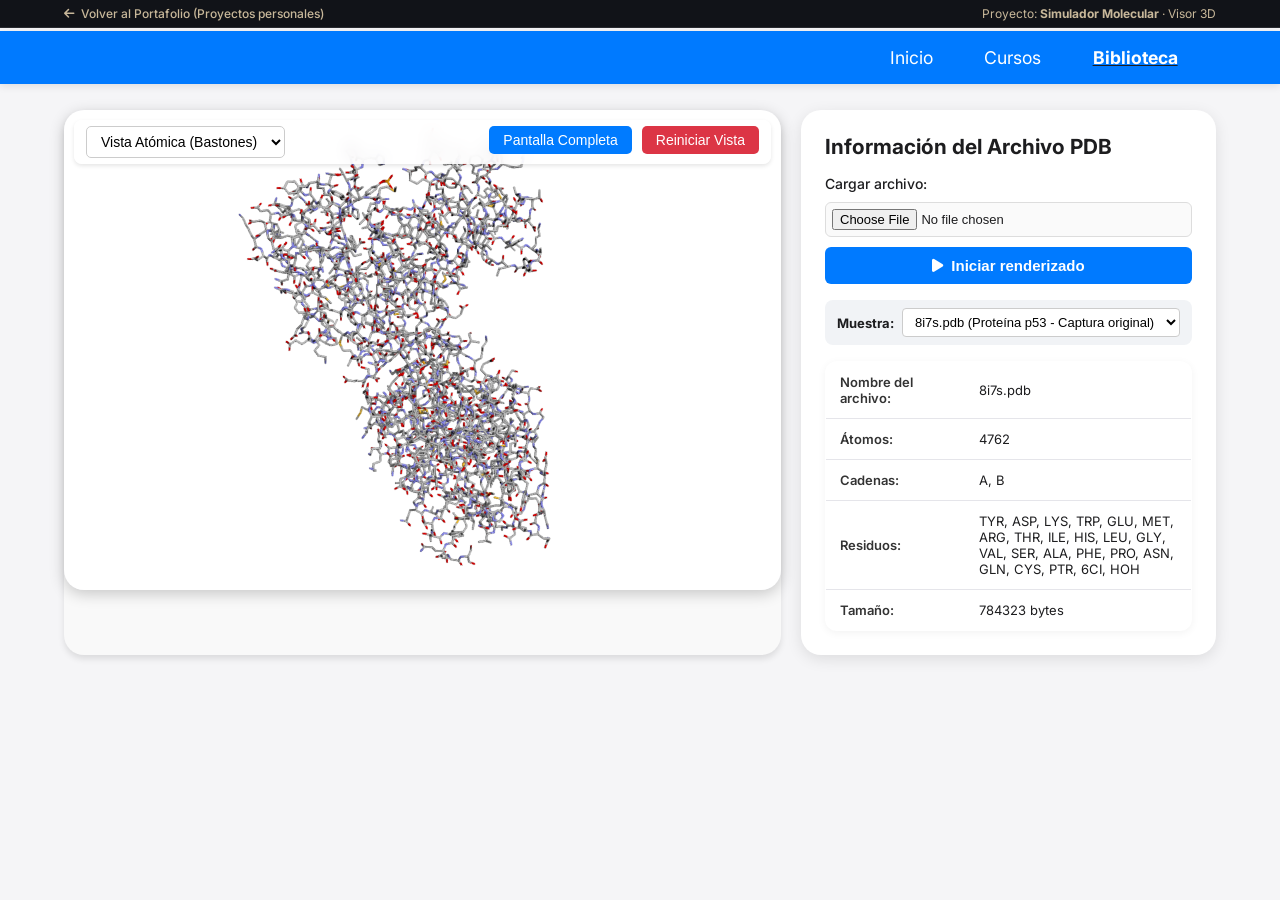
<file: demos/simulador-molecular.html>
<!DOCTYPE html>
<html lang="es">

<head>
  <meta charset="UTF-8">
  <meta name="viewport" content="width=device-width, initial-scale=1.0">
  <title>Visor Molecular 3D · Simulador Molecular</title>
  <link rel="icon" href="./assets/icon.png" type="image/png">

  <!-- Enlace a Font Awesome para los iconos -->
  <link rel="stylesheet" href="https://cdnjs.cloudflare.com/ajax/libs/font-awesome/6.0.0-beta3/css/all.min.css">

  <!-- Enlace al archivo local de 3Dmol.js -->
  <script src="./assets/js/3Dmol-min.js"></script>

  <!-- Hoja de estilos extraída directamente de SimuladorMolecular/app/static/styles.css -->
  <style>
    /* Estilo global extraído del repositorio original */
    @import url('https://fonts.googleapis.com/css2?family=Inter:wght@400;500;700&display=swap');

    body {
      font-family: 'Inter', -apple-system, BlinkMacSystemFont, "Segoe UI", "Roboto", "Oxygen", "Ubuntu", "Cantarell", "Fira Sans", "Droid Sans", "Helvetica Neue", sans-serif;
      margin: 0;
      padding: 0;
      background-color: #F5F5F7; /* Fondo gris claro similar a macOS */
      color: #1D1D1F; /* Texto oscuro para buena legibilidad */
    }

    /* Barra superior de retorno al portafolio */
    .top-bar-portfolio {
      background: #111318;
      color: #c8b89a;
      padding: 6px 5vw;
      display: flex;
      justify-content: space-between;
      align-items: center;
      font-size: 12px;
      font-family: 'Inter', sans-serif;
      position: fixed;
      top: 0;
      left: 0;
      width: 100%;
      box-sizing: border-box;
      z-index: 200;
      border-bottom: 1px solid rgba(255, 255, 255, 0.1);
    }

    .top-bar-portfolio a {
      color: #c8b89a;
      text-decoration: none;
      font-weight: 500;
      display: inline-flex;
      align-items: center;
      gap: 6px;
    }

    .top-bar-portfolio a:hover {
      color: #ffffff;
      text-decoration: underline;
    }

    /* Barra de navegación original de SimuladorMolecular */
    .navbar {
      background-color: #007AFF; /* Azul vibrante de macOS */
      padding: 1em 1vw;
      position: fixed;
      top: 31px;
      left: 0;
      width: 100%;
      box-sizing: border-box;
      z-index: 100;
      box-shadow: 0 2px 8px rgba(0, 0, 0, 0.1);
    }

    .navbar ul {
      list-style: none;
      display: flex;
      justify-content: flex-end;
      margin: 0;
      padding: 0;
      margin-left: 5%;
      padding-right: 5vw;
    }

    .navbar li {
      margin: 0 2vw;
    }

    .navbar a {
      color: white;
      text-decoration: none;
      font-size: 1.1em;
    }

    .navbar .active {
      font-weight: bold;
      text-decoration: underline;
    }

    /* Contenedor para el visor 3D y la tabla */
    .content-container {
      display: flex;
      justify-content: space-between;
      gap: 20px;
      align-items: stretch;
      margin-top: 110px;
      padding: 0 5vw 40px;
      box-sizing: border-box;
    }

    @media (max-width: 900px) {
      .content-container {
        flex-direction: column;
      }
    }

    /* Contenedor del visor 3D */
    .viewer-container {
      flex: 2;
      position: relative;
      background-color: #f9f9f9;
      border-radius: 20px;
      box-shadow: 0 4px 6px rgba(0, 0, 0, 0.1);
    }

    .viewer {
      width: 100%;
      height: 480px;
      background-color: #E5E5EA; /* Gris claro */
      border-radius: 20px;
      box-shadow: 0 4px 15px rgba(0, 0, 0, 0.2);
      overflow: hidden;
      position: relative;
    }

    /* Controles encima del visor */
    .controls-overlay {
      position: absolute;
      top: 10px;
      left: 10px;
      right: 10px;
      display: flex;
      justify-content: space-between;
      z-index: 10;
      background-color: rgba(255, 255, 255, 0.85);
      backdrop-filter: blur(8px);
      padding: 6px 12px;
      border-radius: 8px;
      box-shadow: 0 2px 4px rgba(0, 0, 0, 0.1);
    }

    .controls-overlay select {
      padding: 6px 10px;
      font-size: 14px;
      border: 1px solid #ccc;
      border-radius: 5px;
      background: white;
      cursor: pointer;
    }

    .controls-overlay button {
      padding: 6px 14px;
      border: none;
      border-radius: 5px;
      cursor: pointer;
      font-size: 14px;
      font-weight: 500;
    }

    .btn-fullscreen {
      background-color: #007BFF;
      color: white;
    }

    .btn-fullscreen:hover {
      background-color: #0056b3;
    }

    .btn-reset {
      background-color: #DC3545;
      color: white;
      margin-left: 6px;
    }

    .btn-reset:hover {
      background-color: #A71B2A;
    }

    /* Panel de información */
    #pdbInfo {
      flex: 1;
      background-color: #FFFFFF; /* Fondo blanco */
      border-radius: 20px;
      box-shadow: 0 4px 15px rgba(0, 0, 0, 0.1);
      padding: 24px;
      display: flex;
      flex-direction: column;
      gap: 16px;
      color: #1D1D1F; /* Texto oscuro */
      box-sizing: border-box;
    }

    #pdbInfo h3 {
      margin: 0;
      font-size: 1.3em;
      color: #1D1D1F;
    }

    #uploadForm {
      display: flex;
      flex-direction: column;
      gap: 10px;
    }

    #uploadForm label {
      font-weight: 500;
      font-size: 14px;
    }

    #uploadForm input[type="file"] {
      font-size: 13px;
      padding: 6px;
      border: 1px solid #ddd;
      border-radius: 6px;
      background: #fafafa;
    }

    #uploadForm button {
      background-color: #007AFF;
      color: white;
      border: none;
      padding: 10px 18px;
      font-size: 15px;
      font-weight: 600;
      border-radius: 6px;
      cursor: pointer;
      display: inline-flex;
      align-items: center;
      justify-content: center;
      gap: 8px;
      transition: background-color 0.2s;
    }

    #uploadForm button:hover {
      background-color: #005ecb;
    }

    .preset-selector-row {
      display: flex;
      align-items: center;
      gap: 8px;
      background: #f1f3f6;
      padding: 8px 12px;
      border-radius: 8px;
      font-size: 13px;
    }

    .preset-selector-row select {
      flex: 1;
      padding: 5px 8px;
      border: 1px solid #ccc;
      border-radius: 4px;
      font-size: 13px;
      background: white;
    }

    /* Tabla */
    table {
      width: 100%;
      border-collapse: collapse;
      border-radius: 12px;
      overflow: hidden;
      box-shadow: 0 2px 8px rgba(0, 0, 0, 0.05);
      background: #ffffff;
      border: 1px solid #e5e5ea;
    }

    table td {
      padding: 12px 14px;
      border-bottom: 1px solid #E5E5EA; /* Gris separador */
      font-size: 13px;
      color: #1D1D1F; /* Texto oscuro */
      word-break: break-word;
    }

    table tr:last-child td {
      border-bottom: none;
    }

    table td:first-child {
      font-weight: 600;
      width: 38%;
      color: #333;
    }
  </style>
</head>

<body>
  <!-- Barra de retorno al portafolio -->
  <div class="top-bar-portfolio">
    <a href="../index.html#personales">
      <i class="fas fa-arrow-left"></i> Volver al Portafolio (Proyectos personales)
    </a>
    <span>Proyecto: <strong>Simulador Molecular</strong> · Visor 3D</span>
  </div>

  <!-- Barra de navegación original de SimuladorMolecular -->
  <nav class="navbar">
    <ul>
      <li><a href="../index.html#inicio">Inicio</a></li>
      <li><a href="#cursos">Cursos</a></li>
      <li class="active"><a href="#biblioteca">Biblioteca</a></li>
    </ul>
  </nav>

  <!-- Contenido principal -->
  <main>
    <div class="content-container">
      <!-- Contenedor del visor 3D -->
      <div class="viewer-container">
        <!-- Opciones dentro del render -->
        <div class="controls-overlay">
          <select id="renderMode">
            <option value="cartoon">Vista Molecular</option>
            <option value="atomic-stick" selected>Vista Atómica (Bastones)</option>
            <option value="atomic-sphere">Vista Atómica (Esferas)</option>
          </select>
          <div>
            <button class="btn-fullscreen" id="fullscreenButton">Pantalla Completa</button>
            <button class="btn-reset" id="resetViewButton">Reiniciar Vista</button>
          </div>
        </div>
        <div id="viewer" class="viewer"></div>
      </div>

      <!-- Información del archivo PDB -->
      <div id="pdbInfo">
        <h3>Información del Archivo PDB</h3>

        <!-- Formulario para cargar archivo -->
        <form id="uploadForm" enctype="multipart/form-data">
          <label for="file">Cargar archivo:</label>
          <input type="file" id="file" name="file" accept=".pdb">
          <button type="submit">
            <i class="fas fa-play"></i> Iniciar renderizado
          </button>
        </form>

        <!-- Selector de moléculas de muestra preconfiguradas del repositorio -->
        <div class="preset-selector-row">
          <label for="samplePdbSelect"><strong>Muestra:</strong></label>
          <select id="samplePdbSelect">
            <option value="8i7s.pdb" selected>8i7s.pdb (Proteína p53 - Captura original)</option>
            <option value="7hng.pdb">7hng.pdb (Macromolécula)</option>
            <option value="ATP.pdb">ATP.pdb (Adenosín Trifosfato)</option>
            <option value="H2O.pdb">H2O.pdb (Agua)</option>
            <option value="ethane.pdb">ethane.pdb (Etano)</option>
            <option value="ethylene.pdb">ethylene.pdb (Etileno)</option>
            <option value="xenon_di_flouride.pdb">xenon_di_flouride.pdb (XeF2)</option>
          </select>
        </div>

        <!-- Tabla de información -->
        <table>
          <tr>
            <td>Nombre del archivo:</td>
            <td id="filename">8i7s.pdb</td>
          </tr>
          <tr>
            <td>Átomos:</td>
            <td id="atoms">4762</td>
          </tr>
          <tr>
            <td>Cadenas:</td>
            <td id="chains">B, A</td>
          </tr>
          <tr>
            <td>Residuos:</td>
            <td id="residues">HOH, GLU, ARG, LYS, GLN, TYR, PHE, SER, HIS, CYS, TRP, LEU, VAL, PTR, 6CI, ASP, ASN, PRO</td>
          </tr>
          <tr>
            <td>Tamaño:</td>
            <td id="size">784323 bytes</td>
          </tr>
        </table>
      </div>
    </div>
  </main>

  <!-- Script para manejo del visor 3D y carga del archivo PDB en tiempo real -->
  <script>
    const form = document.getElementById("uploadForm");
    const viewerDiv = document.getElementById("viewer");
    const renderMode = document.getElementById("renderMode");
    const fullscreenButton = document.getElementById("fullscreenButton");
    const resetViewButton = document.getElementById("resetViewButton");
    const sampleSelect = document.getElementById("samplePdbSelect");

    // Inicializa el visor 3Dmol.js con fondo blanco idéntico al repo original
    const viewer = $3Dmol.createViewer(viewerDiv, { backgroundColor: "white" });

    // Cambiar entre modos de renderizado
    renderMode.addEventListener("change", (event) => {
      const mode = event.target.value;
      viewer.setStyle({}, {}); // Limpia estilos actuales

      if (mode === "cartoon") {
        viewer.setStyle({}, { cartoon: { color: "spectrum" }, stick: { radius: 0.15, colorscheme: "cpk" } });
      } else if (mode === "atomic-stick") {
        viewer.setStyle({}, { stick: { radius: 0.2, colorscheme: "cpk" } });
      } else if (mode === "atomic-sphere") {
        viewer.setStyle({}, { sphere: { scale: 0.3, colorscheme: "cpk" } });
      }

      viewer.zoomTo();
      viewer.render();
    });

    // Pantalla completa
    fullscreenButton.addEventListener("click", () => {
      if (viewerDiv.requestFullscreen) {
        viewerDiv.requestFullscreen();
      } else if (viewerDiv.webkitRequestFullscreen) {
        viewerDiv.webkitRequestFullscreen();
      } else if (viewerDiv.mozRequestFullScreen) {
        viewerDiv.mozRequestFullScreen();
      } else if (viewerDiv.msRequestFullscreen) {
        viewerDiv.msRequestFullscreen();
      }
    });

    // Reiniciar vista
    resetViewButton.addEventListener("click", () => {
      viewer.zoomTo();
      viewer.render();
    });

    // Parser sintáctico de PDB idéntico al servicio Python original pdb_service.py
    function parsePdbText(pdbString, filename, sizeBytes) {
      const lines = pdbString.split(/\r?\n/);
      let atomCount = 0;
      const chains = new Set();
      const residues = new Set();

      for (let i = 0; i < lines.length; i++) {
        const line = lines[i];
        if (line.startsWith("ATOM") || line.startsWith("HETATM")) {
          atomCount++;
          const resName = line.substring(17, 20).trim();
          if (resName) residues.add(resName);
          const chainId = line.substring(21, 22).trim();
          if (chainId) chains.add(chainId);
        }
      }

      return {
        filename: filename,
        atoms: atomCount,
        chains: Array.from(chains),
        residues: Array.from(residues),
        size: sizeBytes || pdbString.length
      };
    }

    function updateTable(data) {
      document.getElementById("filename").innerText = data.filename;
      document.getElementById("atoms").innerText = data.atoms || "N/A";
      document.getElementById("chains").innerText = (data.chains || []).join(", ") || "A";
      document.getElementById("residues").innerText = (data.residues || []).join(", ") || "N/A";
      document.getElementById("size").innerText = `${data.size || 0} bytes`;
    }

    function renderPdbString(pdbData, filename, sizeBytes) {
      const metrics = parsePdbText(pdbData, filename, sizeBytes);
      updateTable(metrics);

      viewer.clear();
      viewer.addModel(pdbData, "pdb");
      renderMode.dispatchEvent(new Event("change")); // Aplica el estilo seleccionado
    }

    // Carga de archivo por el formulario (procesa archivos PDB locales en el navegador)
    form.addEventListener("submit", async (event) => {
      event.preventDefault();
      const fileInput = document.getElementById("file");

      if (fileInput.files && fileInput.files[0]) {
        const file = fileInput.files[0];
        const reader = new FileReader();
        reader.onload = (e) => {
          renderPdbString(e.target.result, file.name, file.size);
        };
        reader.readAsText(file);
      } else {
        // Si no seleccionó un archivo manual, cargar la muestra seleccionada
        loadSamplePdb(sampleSelect.value);
      }
    });

    // Cargar muestra de PDB
    async function loadSamplePdb(filename) {
      try {
        const res = await fetch("./assets/pdbs/" + filename);
        if (!res.ok) throw new Error("No se pudo cargar la muestra");
        const text = await res.text();
        renderPdbString(text, filename, text.length);
      } catch (e) {
        console.error("Error al cargar la muestra", e);
      }
    }

    sampleSelect.addEventListener("change", (e) => {
      loadSamplePdb(e.target.value);
    });

    // Cargar por defecto la molécula 8i7s.pdb al inicio (idéntica a la captura de pantalla del usuario)
    window.addEventListener("DOMContentLoaded", () => {
      loadSamplePdb("8i7s.pdb");
    });
  </script>
</body>

</html>
</file>
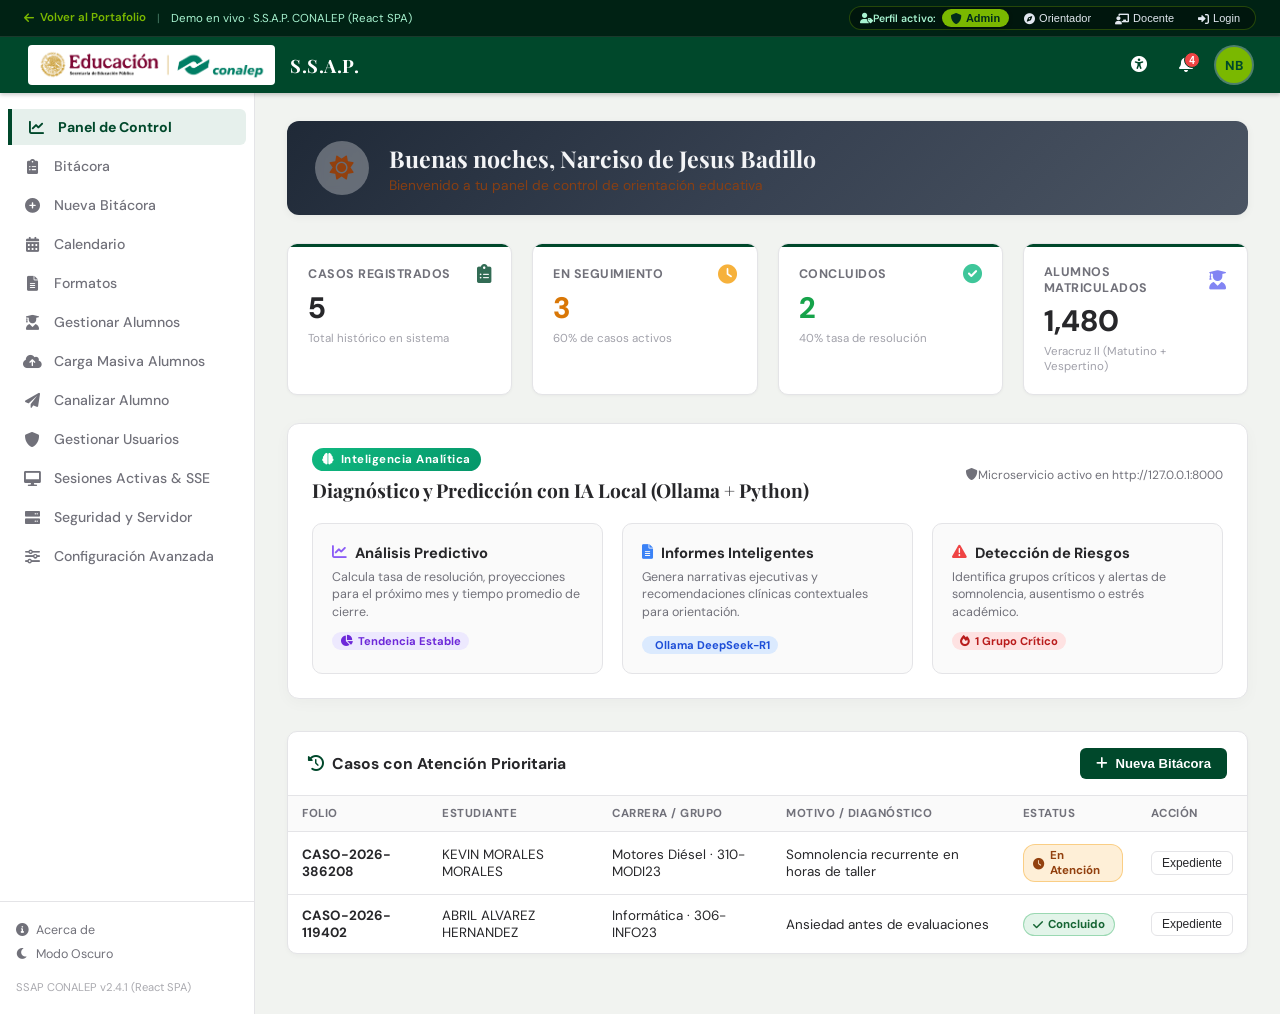
<file: demos/ssap-conalep.html>
<!DOCTYPE html>
<html lang="es" data-theme="light">

<head>
  <meta charset="utf-8">
  <meta name="viewport" content="width=device-width, initial-scale=1">
  <title>S.S.A.P. · Sistema de Atención Psicológica CONALEP</title>
  <link rel="icon" type="image/png" href="https://www.conalep.edu.mx/sites/default/files/inline-images/SEP-CONALEP_2.png">

  <!-- Fuentes extraídas de SSAP-Conalep: Playfair Display + DM Sans -->
  <link rel="preconnect" href="https://fonts.googleapis.com">
  <link rel="preconnect" href="https://fonts.gstatic.com" crossorigin>
  <link
    href="https://fonts.googleapis.com/css2?family=DM+Sans:ital,wght@0,300;0,400;0,500;0,600;0,700;1,400&family=Playfair+Display:wght@600;700;800&display=swap"
    rel="stylesheet">
  <link rel="stylesheet" href="https://cdnjs.cloudflare.com/ajax/libs/font-awesome/6.0.0-beta3/css/all.min.css">

  <style>
    :root {
      --conalep-primary: #00482B;
      --conalep-primary-deep: #002d1b;
      --conalep-primary-soft: #e6f0ec;
      --conalep-accent: #7AB800;
      --conalep-accent-hover: #659900;
      --conalep-accent-glow: rgba(122, 184, 0, 0.25);
      --conalep-accent-soft: #f0f8e0;

      --gray-50: #fafafa;
      --gray-100: #f4f4f5;
      --gray-200: #e4e4e7;
      --gray-300: #d4d4d8;
      --gray-400: #a1a1aa;
      --gray-500: #71717a;
      --gray-600: #52525b;
      --gray-700: #3f3f46;
      --gray-800: #27272a;
      --gray-900: #18181b;

      --text-main: var(--gray-800);
      --text-secondary: var(--gray-500);
      --text-muted: var(--gray-400);
      --bg-body: #f1f3f0;
      --bg-card: #ffffff;
      --bg-surface: var(--gray-50);
      --border-color: var(--gray-200);

      --status-success-text: #166534;
      --status-success-bg: rgba(22, 163, 74, 0.12);
      --status-success-border: rgba(22, 163, 74, 0.35);
      --status-danger-text: #b91c1c;
      --status-danger-bg: rgba(220, 38, 38, 0.12);
      --status-danger-border: rgba(220, 38, 38, 0.35);
      --status-warning-text: #92400e;
      --status-warning-bg: rgba(245, 158, 11, 0.16);
      --status-warning-border: rgba(245, 158, 11, 0.4);
      --status-info-text: #1d4ed8;
      --status-info-bg: rgba(59, 130, 246, 0.12);
      --status-info-border: rgba(59, 130, 246, 0.35);

      --font-display: 'Playfair Display', Georgia, serif;
      --font-body: 'DM Sans', -apple-system, BlinkMacSystemFont, "Segoe UI", Roboto, sans-serif;
      --font-scale: 1;
    }

    [data-theme="dark"] {
      --bg-body: #0d1409;
      --bg-card: #18230f;
      --bg-surface: #141c0d;
      --text-main: #d4e8d0;
      --text-secondary: #8db899;
      --text-muted: #5a7a63;
      --border-color: rgba(255, 255, 255, 0.1);
      --gray-100: #1a2514;
      --gray-200: #25331f;
    }

    [data-contrast="high"] {
      --conalep-primary: #000000;
      --conalep-accent: #ffeb3b;
      --bg-body: #ffffff;
      --bg-card: #ffffff;
      --text-main: #000000;
      --border-color: #000000;
    }

    * {
      box-sizing: border-box;
      margin: 0;
      padding: 0;
    }

    body {
      font-family: var(--font-body);
      background-color: var(--bg-body);
      color: var(--text-main);
      min-height: 100vh;
      display: flex;
      flex-direction: column;
      font-size: calc(14px * var(--font-scale));
      transition: font-size 0.2s ease;
    }

    /* Barra superior de retorno & Role Switcher */
    .top-return-bar {
      background: #002214;
      color: #a7f3d0;
      padding: 6px 1.5rem;
      font-size: 11.5px;
      display: flex;
      justify-content: space-between;
      align-items: center;
      border-bottom: 1px solid rgba(255, 255, 255, 0.1);
      z-index: 1000;
      flex-wrap: wrap;
      gap: 8px;
    }

    .top-return-bar a {
      color: #7AB800;
      text-decoration: none;
      font-weight: 600;
      display: inline-flex;
      align-items: center;
      gap: 6px;
    }

    .top-return-bar a:hover {
      text-decoration: underline;
    }

    .role-switcher-container {
      display: inline-flex;
      align-items: center;
      gap: 6px;
      background: rgba(0, 0, 0, 0.35);
      padding: 2px 6px;
      border-radius: 20px;
      border: 1px solid rgba(122, 184, 0, 0.3);
    }

    .role-switcher-label {
      font-size: 10.5px;
      color: #a7f3d0;
      font-weight: 600;
      padding-left: 4px;
    }

    .role-pill {
      background: transparent;
      border: none;
      color: #e2e8f0;
      padding: 3px 9px;
      border-radius: 14px;
      font-size: 11px;
      cursor: pointer;
      font-weight: 500;
      transition: all 0.2s ease;
      display: inline-flex;
      align-items: center;
      gap: 4px;
    }

    .role-pill:hover {
      background: rgba(255, 255, 255, 0.12);
      color: #ffffff;
    }

    .role-pill.active {
      background: var(--conalep-accent);
      color: #002d1b;
      font-weight: 700;
      box-shadow: 0 1px 4px rgba(0,0,0,0.3);
    }

    /* Header oficial CONALEP (Header.jsx) */
    .conalep-header {
      background-color: var(--conalep-primary);
      color: #ffffff;
      padding: 0.5rem 1.75rem;
      display: flex;
      justify-content: space-between;
      align-items: center;
      box-shadow: 0 2px 4px rgba(0, 0, 0, 0.2);
      position: sticky;
      top: 0;
      z-index: 900;
    }

    .header-brand {
      display: flex;
      align-items: center;
      gap: 15px;
    }

    .brand-logo-img {
      height: 40px;
      background: #ffffff;
      padding: 3px 8px;
      border-radius: 4px;
      object-fit: contain;
    }

    .brand-text h1 {
      font-family: var(--font-display);
      font-size: 1.15rem;
      font-weight: 700;
      letter-spacing: 0.5px;
      margin: 0;
      color: #ffffff;
    }

    .brand-text p {
      font-size: 0.72rem;
      color: #d1fae5;
      margin: 0;
      opacity: 0.9;
    }

    .header-right-tools {
      display: flex;
      align-items: center;
      gap: 14px;
      position: relative;
    }

    .clock-display {
      font-size: 0.8rem;
      background: rgba(0, 0, 0, 0.2);
      padding: 4px 10px;
      border-radius: 4px;
      border: 1px solid rgba(255, 255, 255, 0.15);
      color: #e2e8f0;
      display: flex;
      align-items: center;
      gap: 6px;
    }

    .tool-icon-btn {
      background: none;
      border: none;
      color: #ffffff;
      font-size: 1rem;
      cursor: pointer;
      padding: 6px 9px;
      border-radius: 50%;
      position: relative;
      transition: background 0.2s;
    }

    .tool-icon-btn:hover {
      background: rgba(255, 255, 255, 0.15);
    }

    .badge-counter {
      position: absolute;
      top: 2px;
      right: 2px;
      background: #ef4444;
      color: white;
      font-size: 10px;
      font-weight: 700;
      width: 16px;
      height: 16px;
      border-radius: 50%;
      display: flex;
      align-items: center;
      justify-content: center;
      border: 1.5px solid var(--conalep-primary);
    }

    .user-avatar-circle {
      width: 36px;
      height: 36px;
      border-radius: 50%;
      background: var(--conalep-accent);
      color: var(--conalep-primary);
      font-weight: 800;
      display: flex;
      align-items: center;
      justify-content: center;
      cursor: pointer;
      box-shadow: 0 0 0 2px rgba(255, 255, 255, 0.3);
      transition: transform 0.2s ease;
      font-size: 13px;
    }

    .user-avatar-circle:hover {
      transform: scale(1.05);
    }

    /* Menús Desplegables de Header (Header.jsx) */
    .header-dropdown-menu {
      position: absolute;
      top: 50px;
      right: 0;
      background: var(--bg-card);
      border: 1px solid var(--border-color);
      border-radius: 8px;
      box-shadow: 0 10px 25px rgba(0, 0, 0, 0.2);
      min-width: 250px;
      display: none;
      flex-direction: column;
      z-index: 1000;
      color: var(--text-main);
      overflow: hidden;
      animation: dropFade 0.2s ease-out;
    }

    .header-dropdown-menu.open {
      display: flex;
    }

    @keyframes dropFade {
      from {
        opacity: 0;
        transform: translateY(-8px);
      }
      to {
        opacity: 1;
        transform: translateY(0);
      }
    }

    /* Layout principal */
    .app-container {
      display: flex;
      flex: 1;
      min-height: calc(100vh - 86px);
    }

    /* Sidebar oficial idéntico a SSAP (Sidebar.jsx) */
    .ssap-sidebar {
      width: 255px;
      background-color: var(--bg-card);
      border-right: 1px solid var(--border-color);
      display: flex;
      flex-direction: column;
      flex-shrink: 0;
      transition: all 0.3s ease;
    }

    .sidebar-menu {
      list-style: none;
      padding: 1rem 0.5rem;
      margin: 0;
      display: flex;
      flex-direction: column;
      gap: 3px;
    }

    .sidebar-menu li {
      display: flex;
      align-items: center;
      gap: 12px;
      padding: 9px 14px;
      border-radius: 6px;
      color: var(--text-secondary);
      cursor: pointer;
      font-weight: 500;
      font-size: 0.88rem;
      transition: all 0.2s ease;
    }

    .sidebar-menu li i {
      width: 20px;
      text-align: center;
      font-size: 15px;
    }

    .sidebar-menu li:hover {
      background: var(--bg-surface);
      color: var(--conalep-primary);
    }

    .sidebar-menu li.active {
      background-color: var(--conalep-primary-soft);
      color: var(--conalep-primary);
      font-weight: 700;
      border-left: 4px solid var(--conalep-primary);
      border-radius: 0 6px 6px 0;
    }

    .sidebar-footer {
      margin-top: auto;
      padding: 1.25rem 1rem;
      border-top: 1px solid var(--border-color);
      font-size: 0.78rem;
      color: var(--text-secondary);
      display: flex;
      flex-direction: column;
      gap: 8px;
    }

    .sidebar-footer a {
      color: var(--text-secondary);
      text-decoration: none;
      display: flex;
      align-items: center;
      gap: 8px;
      cursor: pointer;
    }

    .sidebar-footer a:hover {
      color: var(--conalep-primary);
    }

    /* Área central de contenidos */
    .ssap-content {
      flex: 1;
      padding: 1.75rem 2rem;
      overflow-y: auto;
      background-color: var(--bg-body);
    }

    /* Tarjeta de Saludo Dinámica (CDMX) */
    .greeting-card {
      border-radius: 12px;
      padding: 1.25rem 1.75rem;
      margin-bottom: 1.75rem;
      display: flex;
      align-items: center;
      gap: 1.25rem;
      box-shadow: 0 2px 8px rgba(0, 0, 0, 0.05);
      transition: all 0.3s ease;
    }

    .greeting-icon-wrapper {
      width: 54px;
      height: 54px;
      border-radius: 50%;
      background: rgba(255, 255, 255, 0.3);
      display: flex;
      align-items: center;
      justify-content: center;
      font-size: 24px;
      backdrop-filter: blur(4px);
    }

    .greeting-texts h2 {
      font-family: var(--font-display);
      font-size: 1.45rem;
      margin-bottom: 2px;
      font-weight: 700;
    }

    .greeting-texts p {
      font-size: 0.86rem;
      opacity: 0.9;
    }

    /* Cuadrícula de KPIs */
    .kpi-grid {
      display: grid;
      grid-template-columns: repeat(auto-fit, minmax(210px, 1fr));
      gap: 1.25rem;
      margin-bottom: 1.75rem;
    }

    .kpi-card {
      background: var(--bg-card);
      border-radius: 10px;
      padding: 1.25rem;
      border: 1px solid var(--border-color);
      box-shadow: 0 1px 3px rgba(0, 0, 0, 0.04);
      display: flex;
      flex-direction: column;
      position: relative;
      overflow: hidden;
      transition: transform 0.2s, box-shadow 0.2s;
    }

    .kpi-card:hover {
      transform: translateY(-2px);
      box-shadow: 0 6px 12px rgba(0, 0, 0, 0.08);
    }

    .kpi-card::after {
      content: '';
      position: absolute;
      top: 0;
      left: 0;
      right: 0;
      height: 3px;
      background: var(--conalep-primary);
    }

    .kpi-header {
      display: flex;
      justify-content: space-between;
      align-items: center;
      margin-bottom: 8px;
    }

    .kpi-title {
      font-size: 0.78rem;
      font-weight: 700;
      color: var(--text-secondary);
      text-transform: uppercase;
      letter-spacing: 0.5px;
    }

    .kpi-icon {
      font-size: 1.2rem;
      color: var(--conalep-primary);
      opacity: 0.8;
    }

    .kpi-value {
      font-size: 1.85rem;
      font-weight: 800;
      color: var(--text-main);
      line-height: 1.2;
    }

    .kpi-subtext {
      font-size: 0.72rem;
      color: var(--text-muted);
      margin-top: 4px;
    }

    /* Módulo de Inteligencia Artificial (AISection.jsx) */
    .ai-hero-card {
      background: var(--bg-card);
      border: 1px solid var(--border-color);
      border-radius: 12px;
      padding: 1.5rem;
      margin-bottom: 2rem;
      box-shadow: 0 4px 15px rgba(0, 0, 0, 0.03);
      position: relative;
    }

    .ai-hero-header {
      display: flex;
      justify-content: space-between;
      align-items: center;
      margin-bottom: 1.25rem;
      flex-wrap: wrap;
      gap: 10px;
    }

    .ai-badge {
      display: inline-flex;
      align-items: center;
      gap: 6px;
      background: linear-gradient(135deg, #10b981 0%, #059669 100%);
      color: white;
      padding: 4px 10px;
      border-radius: 20px;
      font-size: 0.72rem;
      font-weight: 700;
      letter-spacing: 0.5px;
    }

    .ai-cards-grid {
      display: grid;
      grid-template-columns: repeat(auto-fit, minmax(250px, 1fr));
      gap: 1.2rem;
    }

    .ai-card {
      border: 1px solid var(--border-color);
      border-radius: 10px;
      padding: 1.2rem;
      background: var(--bg-surface);
      cursor: pointer;
      transition: all 0.25s ease;
      position: relative;
    }

    .ai-card:hover {
      border-color: var(--conalep-accent);
      transform: translateY(-3px);
      box-shadow: 0 6px 16px rgba(122, 184, 0, 0.15);
    }

    .ai-card.active {
      border: 2px solid var(--conalep-primary);
      background: var(--bg-card);
    }

    .ai-card-title {
      font-weight: 700;
      font-size: 0.92rem;
      color: var(--text-main);
      display: flex;
      align-items: center;
      gap: 8px;
      margin-bottom: 6px;
    }

    .ai-card-desc {
      font-size: 0.78rem;
      color: var(--text-secondary);
      line-height: 1.4;
      margin-bottom: 10px;
    }

    .ai-status-pill {
      display: inline-flex;
      align-items: center;
      gap: 5px;
      font-size: 0.7rem;
      font-weight: 700;
      padding: 2px 8px;
      border-radius: 12px;
    }

    /* Panel de resultados dinámicos IA */
    .ai-result-panel {
      margin-top: 1.25rem;
      padding: 1.25rem;
      border-radius: 10px;
      background: var(--bg-card);
      border: 1px solid var(--border-color);
      display: none;
      animation: fadeIn 0.3s ease;
    }

    .ai-summary-chips-row {
      display: flex;
      gap: 10px;
      flex-wrap: wrap;
      margin-bottom: 14px;
    }

    .ai-summary-chip {
      background: var(--bg-surface);
      border: 1px solid var(--border-color);
      padding: 6px 14px;
      border-radius: 8px;
      display: flex;
      flex-direction: column;
      align-items: center;
      min-width: 80px;
    }

    .ai-chip-val {
      font-size: 1.2rem;
      font-weight: 800;
    }

    .ai-chip-lbl {
      font-size: 0.68rem;
      color: var(--text-secondary);
      text-transform: uppercase;
    }

    .ai-bar-chart-container {
      background: var(--bg-surface);
      border: 1px solid var(--border-color);
      border-radius: 8px;
      padding: 12px;
      margin-bottom: 12px;
    }

    .ai-bars-flex {
      display: flex;
      align-items: flex-end;
      height: 70px;
      gap: 12px;
      padding-top: 10px;
    }

    .ai-bar-col {
      flex: 1;
      background: linear-gradient(180deg, #7AB800 0%, #00482B 100%);
      border-radius: 4px 4px 0 0;
      min-height: 8px;
      position: relative;
      transition: height 0.4s ease;
    }

    /* Tablas oficiales */
    .table-card {
      background: var(--bg-card);
      border: 1px solid var(--border-color);
      border-radius: 10px;
      overflow: hidden;
      box-shadow: 0 2px 5px rgba(0, 0, 0, 0.03);
      margin-bottom: 2rem;
    }

    .table-header {
      padding: 1rem 1.25rem;
      display: flex;
      justify-content: space-between;
      align-items: center;
      border-bottom: 1px solid var(--border-color);
      flex-wrap: wrap;
      gap: 10px;
    }

    .table-title {
      font-weight: 700;
      font-size: 0.98rem;
      color: var(--text-main);
      display: flex;
      align-items: center;
      gap: 8px;
    }

    .table-controls {
      display: flex;
      align-items: center;
      gap: 10px;
    }

    .search-input {
      padding: 6px 12px;
      border: 1px solid var(--border-color);
      border-radius: 6px;
      font-size: 0.82rem;
      background: var(--bg-surface);
      color: var(--text-main);
      outline: none;
    }

    .search-input:focus {
      border-color: var(--conalep-primary);
    }

    .table-responsive {
      width: 100%;
      overflow-x: auto;
    }

    table {
      width: 100%;
      border-collapse: collapse;
      text-align: left;
      font-size: 0.84rem;
    }

    th {
      background: var(--bg-surface);
      color: var(--text-secondary);
      font-weight: 700;
      padding: 10px 14px;
      border-bottom: 1px solid var(--border-color);
      text-transform: uppercase;
      font-size: 0.72rem;
      letter-spacing: 0.5px;
    }

    td {
      padding: 12px 14px;
      border-bottom: 1px solid var(--border-color);
      color: var(--text-main);
    }

    tr:last-child td {
      border-bottom: none;
    }

    tr:hover td {
      background: var(--bg-surface);
    }

    /* Badges de estatus */
    .status-badge {
      display: inline-flex;
      align-items: center;
      gap: 5px;
      padding: 3px 9px;
      border-radius: 12px;
      font-size: 0.72rem;
      font-weight: 700;
    }

    .status-abierto {
      background: var(--status-warning-bg);
      color: var(--status-warning-text);
      border: 1px solid var(--status-warning-border);
    }

    .status-cerrado {
      background: var(--status-success-bg);
      color: var(--status-success-text);
      border: 1px solid var(--status-success-border);
    }

    .status-critico {
      background: var(--status-danger-bg);
      color: var(--status-danger-text);
      border: 1px solid var(--status-danger-border);
    }

    /* Vistas que se ocultan/muestran dinámicamente */
    .view-panel {
      display: none;
      animation: fadeIn 0.25s ease-out;
    }

    .view-panel.active {
      display: block;
    }

    @keyframes fadeIn {
      from {
        opacity: 0;
        transform: translateY(6px);
      }
      to {
        opacity: 1;
        transform: translateY(0);
      }
    }

    /* Botones primarios */
    .btn-conalep {
      background: var(--conalep-primary);
      color: white;
      border: none;
      padding: 8px 16px;
      border-radius: 6px;
      font-weight: 600;
      font-size: 0.82rem;
      cursor: pointer;
      display: inline-flex;
      align-items: center;
      gap: 8px;
      transition: background 0.2s, transform 0.1s;
    }

    .btn-conalep:hover {
      background: var(--conalep-primary-deep);
      transform: translateY(-1px);
    }

    .btn-outline {
      background: transparent;
      border: 1px solid var(--border-color);
      color: var(--text-main);
      padding: 7px 14px;
      border-radius: 6px;
      font-size: 0.82rem;
      cursor: pointer;
      display: inline-flex;
      align-items: center;
      gap: 6px;
      font-weight: 500;
      transition: all 0.2s;
    }

    .btn-outline:hover {
      background: var(--bg-surface);
      border-color: var(--conalep-primary);
      color: var(--conalep-primary);
    }

    /* Toast System (Toast.jsx) */
    .toast-container {
      position: fixed;
      bottom: 24px;
      right: 24px;
      display: flex;
      flex-direction: column;
      gap: 10px;
      z-index: 2000;
      pointer-events: none;
    }

    .toast-item {
      pointer-events: auto;
      background: var(--bg-card);
      border: 1px solid var(--border-color);
      border-radius: 8px;
      padding: 12px 18px;
      box-shadow: 0 10px 25px rgba(0, 0, 0, 0.15);
      display: flex;
      align-items: center;
      gap: 12px;
      min-width: 280px;
      animation: toastSlide 0.3s cubic-bezier(0.16, 1, 0.3, 1);
    }

    @keyframes toastSlide {
      from {
        opacity: 0;
        transform: translateX(100%);
      }
      to {
        opacity: 1;
        transform: translateX(0);
      }
    }

    /* Modales */
    .modal-backdrop {
      position: fixed;
      top: 0;
      left: 0;
      right: 0;
      bottom: 0;
      background: rgba(0, 0, 0, 0.5);
      backdrop-filter: blur(3px);
      display: none;
      align-items: center;
      justify-content: center;
      z-index: 3000;
      padding: 1rem;
    }

    .modal-backdrop.open {
      display: flex;
    }

    .modal-box {
      background: var(--bg-card);
      border-radius: 12px;
      max-width: 650px;
      width: 100%;
      box-shadow: 0 20px 40px rgba(0, 0, 0, 0.2);
      overflow: hidden;
      display: flex;
      flex-direction: column;
      animation: modalZoom 0.25s ease;
      max-height: 90vh;
    }

    @keyframes modalZoom {
      from {
        transform: scale(0.95);
        opacity: 0;
      }
      to {
        transform: scale(1);
        opacity: 1;
      }
    }

    .modal-header {
      padding: 1rem 1.5rem;
      background: var(--conalep-primary);
      color: white;
      display: flex;
      justify-content: space-between;
      align-items: center;
    }

    .modal-body {
      padding: 1.5rem;
      overflow-y: auto;
      font-size: 0.88rem;
    }

    .modal-footer {
      padding: 1rem 1.5rem;
      background: var(--bg-surface);
      border-top: 1px solid var(--border-color);
      display: flex;
      justify-content: flex-end;
      gap: 10px;
    }

    /* Pantalla de Login completa idéntica a Login.jsx */
    .login-fullscreen-overlay {
      position: fixed;
      top: 0;
      left: 0;
      right: 0;
      bottom: 0;
      background: var(--bg-body);
      z-index: 5000;
      display: none;
      min-height: 100vh;
    }

    .login-fullscreen-overlay.active {
      display: flex;
    }

    .login-left-panel {
      position: relative;
      flex: 1 1 55%;
      max-width: 55%;
      background: linear-gradient(145deg, var(--conalep-primary) 0%, var(--conalep-primary-deep) 60%, #001a10 100%);
      overflow: hidden;
      display: flex;
      align-items: center;
      justify-content: center;
    }

    .login-left-panel::before,
    .login-left-panel::after {
      content: '';
      position: absolute;
      border-radius: 50%;
      background: rgba(122, 184, 0, 0.08);
      pointer-events: none;
    }

    .login-left-panel::before {
      width: 480px;
      height: 480px;
      top: -120px;
      left: -100px;
      animation: floatSlow1 25s ease-in-out infinite alternate;
    }

    .login-left-panel::after {
      width: 320px;
      height: 320px;
      bottom: -80px;
      right: -60px;
      background: rgba(122, 184, 0, 0.05);
      animation: floatSlow2 22s ease-in-out infinite alternate;
    }

    @keyframes floatSlow1 {
      0% { transform: translate(0, 0) scale(1); }
      100% { transform: translate(40px, 30px) scale(1.08); }
    }

    @keyframes floatSlow2 {
      0% { transform: translate(0, 0) scale(1); }
      100% { transform: translate(-30px, -20px) scale(1.12); }
    }

    .login-content-wrapper {
      position: relative;
      z-index: 2;
      color: #ffffff;
      padding: 2.5rem;
      max-width: 440px;
    }

    .login-form-panel {
      flex: 1 1 45%;
      max-width: 45%;
      display: flex;
      align-items: center;
      justify-content: center;
      padding: 2.5rem;
      background: var(--bg-card);
    }

    .login-card-inner {
      width: 100%;
      max-width: 380px;
    }

    /* Zona Drag & Drop para Carga Masiva (UploadStudents.jsx) */
    .dropzone-area {
      border: 2px dashed var(--border-color);
      border-radius: 12px;
      padding: 2.5rem 1.5rem;
      text-align: center;
      background: var(--bg-surface);
      cursor: pointer;
      transition: all 0.25s ease;
    }

    .dropzone-area.drag-over,
    .dropzone-area:hover {
      border-color: var(--conalep-primary);
      background: var(--conalep-primary-soft);
    }

    /* SSE Pulse indicator */
    .pulse-live-indicator {
      width: 9px;
      height: 9px;
      border-radius: 50%;
      background: #10b981;
      display: inline-block;
      box-shadow: 0 0 0 0 rgba(16, 185, 129, 0.7);
      animation: ssePulse 1.8s infinite;
    }

    @keyframes ssePulse {
      0% {
        transform: scale(0.95);
        box-shadow: 0 0 0 0 rgba(16, 185, 129, 0.7);
      }
      70% {
        transform: scale(1);
        box-shadow: 0 0 0 6px rgba(16, 185, 129, 0);
      }
      100% {
        transform: scale(0.95);
        box-shadow: 0 0 0 0 rgba(16, 185, 129, 0);
      }
    }

    /* ── Calendario oficial SSAP (Calendario.jsx & index.css) ── */
    .gcal-header {
      display: flex;
      justify-content: space-between;
      align-items: center;
      margin-bottom: 1.25rem;
      flex-wrap: wrap;
      gap: 12px;
    }

    .gcal-header__left {
      display: flex;
      align-items: center;
      gap: 12px;
    }

    .gcal-title {
      font-family: var(--font-display);
      font-size: 1.35rem;
      font-weight: 700;
      color: var(--text-main);
      margin: 0;
    }

    .gcal-layout {
      display: flex;
      gap: 1.25rem;
      min-height: 520px;
      align-items: stretch;
      position: relative;
    }

    .gcal-calendar {
      flex: 1;
      min-width: 0;
      background: var(--bg-card);
      border: 1px solid var(--border-color);
      border-radius: 10px;
      overflow: hidden;
      box-shadow: 0 1px 3px rgba(0,0,0,0.03);
    }

    .gcal-weekdays {
      display: grid;
      grid-template-columns: repeat(7, 1fr);
      border-bottom: 1px solid var(--border-color);
      background: var(--bg-surface);
    }

    .gcal-weekday {
      padding: 0.65rem 0.5rem;
      text-align: center;
      font-size: 0.72rem;
      font-weight: 700;
      color: var(--text-secondary);
      text-transform: uppercase;
      letter-spacing: 0.5px;
    }

    .gcal-grid {
      display: grid;
      grid-template-columns: repeat(7, 1fr);
    }

    .gcal-cell {
      min-height: 5.6rem;
      border-right: 1px solid var(--border-color);
      border-bottom: 1px solid var(--border-color);
      padding: 0.3rem;
      cursor: pointer;
      transition: all 0.15s ease;
      overflow: hidden;
      background: var(--bg-card);
      display: flex;
      flex-direction: column;
    }

    .gcal-cell:nth-child(7n) {
      border-right: none;
    }

    .gcal-cell:hover {
      background: var(--conalep-primary-soft);
    }

    .gcal-cell--empty {
      cursor: default;
      background: var(--bg-surface);
      opacity: 0.5;
    }

    .gcal-cell--empty:hover {
      background: var(--bg-surface);
    }

    .gcal-cell--weekend {
      background: rgba(0, 0, 0, 0.015);
    }

    [data-theme="dark"] .gcal-cell--weekend {
      background: rgba(255, 255, 255, 0.02);
    }

    .gcal-cell--selected {
      background: var(--conalep-primary-soft) !important;
      box-shadow: inset 0 0 0 2px var(--conalep-primary);
    }

    .gcal-cell__header {
      display: flex;
      justify-content: flex-end;
      padding: 0.1rem 0.2rem;
    }

    .gcal-cell__number {
      font-size: 0.8rem;
      font-weight: 600;
      color: var(--text-secondary);
      width: 1.6rem;
      height: 1.6rem;
      display: flex;
      align-items: center;
      justify-content: center;
      border-radius: 50%;
    }

    .gcal-cell__number--today {
      background: var(--conalep-primary);
      color: #ffffff;
      font-weight: 700;
    }

    .gcal-cell__events {
      display: flex;
      flex-direction: column;
      gap: 3px;
      margin-top: 2px;
      flex: 1;
    }

    .gcal-event {
      font-size: 0.68rem;
      padding: 2px 6px;
      border-radius: 3px;
      white-space: nowrap;
      overflow: hidden;
      text-overflow: ellipsis;
      line-height: 1.3;
    }

    .gcal-event--cita {
      background: rgba(0, 72, 43, 0.12);
      color: var(--conalep-primary);
      border-left: 2.5px solid var(--conalep-accent);
      font-weight: 700;
    }

    [data-theme="dark"] .gcal-event--cita {
      background: rgba(122, 184, 0, 0.2);
      color: #a7f3d0;
      border-left: 2.5px solid var(--conalep-accent);
    }

    .gcal-event--holiday {
      background: #fee2e2;
      color: #991b1b;
      border-left: 2.5px solid #ef4444;
      font-weight: 700;
    }

    /* Side Panel Slide Drawer (Calendario.jsx) */
    .gcal-panel {
      width: 22rem;
      max-width: 360px;
      flex-shrink: 0;
      background: var(--bg-card);
      border: 1px solid var(--border-color);
      border-radius: 12px;
      display: flex;
      flex-direction: column;
      overflow: hidden;
      box-shadow: 0 4px 20px rgba(0, 0, 0, 0.06);
      transition: all 0.28s cubic-bezier(0.16, 1, 0.3, 1);
    }

    @keyframes gcalSlideInRight {
      from {
        opacity: 0.3;
        transform: translateX(16px);
      }
      to {
        opacity: 1;
        transform: translateX(0);
      }
    }

    .gcal-panel--open .gcal-panel__body {
      animation: gcalSlideInRight 0.28s cubic-bezier(0.16, 1, 0.3, 1);
    }

    .gcal-panel__header {
      display: flex;
      justify-content: space-between;
      align-items: center;
      gap: 0.75rem;
      padding: 1rem 1.15rem;
      border-bottom: 1px solid var(--border-color);
      background: var(--bg-surface);
    }

    .gcal-panel__title {
      font-size: 0.94rem;
      font-weight: 700;
      color: var(--text-main);
      margin: 0;
      line-height: 1.3;
    }

    .gcal-panel__count {
      font-size: 0.78rem;
      color: var(--text-secondary);
      margin-top: 0.125rem;
      display: block;
    }

    .gcal-panel__close {
      display: flex;
      align-items: center;
      justify-content: center;
      width: 2rem;
      height: 2rem;
      padding: 0;
      border: 1px solid rgba(0, 72, 43, 0.22);
      border-radius: 999px;
      background: var(--conalep-primary-soft);
      color: var(--conalep-primary);
      cursor: pointer;
      transition: all 0.15s;
      box-shadow: none;
      margin: 0;
      flex-shrink: 0;
      line-height: 0;
    }

    .gcal-panel__close:hover {
      background: rgba(0, 72, 43, 0.18);
      border-color: rgba(0, 72, 43, 0.35);
      color: var(--conalep-primary-hover);
    }

    .gcal-panel__body {
      flex: 1;
      overflow-y: auto;
      padding: 0.85rem;
      display: flex;
      flex-direction: column;
      gap: 0.65rem;
    }

    .gcal-panel__holiday {
      display: flex;
      align-items: center;
      gap: 0.5rem;
      padding: 0.625rem 0.75rem;
      background: #fee2e2;
      color: #991b1b;
      border-radius: 8px;
      font-size: 0.82rem;
      font-weight: 600;
    }

    .gcal-cita-card {
      background: var(--bg-card);
      border: 1px solid var(--border-color);
      border-radius: 8px;
      padding: 0.85rem;
      transition: box-shadow 0.15s, border-color 0.15s;
    }

    .gcal-cita-card:hover {
      box-shadow: 0 4px 12px rgba(0, 0, 0, 0.06);
      border-color: var(--conalep-primary);
    }

    .gcal-cita-card__header {
      display: flex;
      align-items: center;
      gap: 0.5rem;
      margin-bottom: 0.375rem;
    }

    .gcal-cita-card__dot {
      width: 0.5rem;
      height: 0.5rem;
      border-radius: 50%;
      background: var(--conalep-accent);
      flex-shrink: 0;
    }

    .gcal-cita-card__time {
      display: flex;
      align-items: center;
      gap: 0.3rem;
      font-size: 0.82rem;
      font-weight: 700;
      color: var(--conalep-primary);
    }

    .gcal-cita-card__info {
      margin-bottom: 0.5rem;
    }

    .gcal-cita-card__alumno {
      font-size: 0.9rem;
      font-weight: 700;
      color: var(--text-main);
      margin-bottom: 0.2rem;
    }

    .gcal-cita-card__meta {
      display: flex;
      flex-wrap: wrap;
      gap: 0.375rem;
      font-size: 0.72rem;
      color: var(--text-secondary);
    }

    .gcal-cita-card__meta span {
      background: var(--bg-surface);
      border: 1px solid var(--border-color);
      padding: 0.15rem 0.45rem;
      border-radius: 0.25rem;
    }

    .gcal-cita-card__actions {
      display: flex;
      gap: 0.375rem;
      flex-wrap: wrap;
      margin-top: 0.5rem;
    }

    .gcal-action-btn {
      display: inline-flex;
      align-items: center;
      gap: 0.3rem;
      padding: 0.35rem 0.65rem;
      font-size: 0.75rem;
      font-weight: 600;
      border-radius: var(--radius-sm);
      cursor: pointer;
      transition: all 0.15s;
      border: 1px solid transparent;
      box-shadow: none;
      margin: 0;
      font-family: inherit;
      white-space: nowrap;
    }

    .gcal-action-btn--primary {
      background: var(--conalep-primary);
      color: #ffffff;
      border-color: var(--conalep-primary);
    }

    .gcal-action-btn--primary:hover {
      background: var(--conalep-primary-hover);
      border-color: var(--conalep-primary-hover);
    }

    .gcal-action-btn--outline {
      background: var(--bg-card);
      color: var(--text-main);
      border-color: var(--border-color);
    }

    .gcal-action-btn--outline:hover {
      background: var(--bg-surface);
      border-color: var(--conalep-primary);
      color: var(--conalep-primary);
    }

    .gcal-panel__empty {
      display: flex;
      flex-direction: column;
      align-items: center;
      justify-content: center;
      padding: 2.5rem 1rem;
      text-align: center;
      color: var(--text-secondary);
      flex: 1;
    }

    .gcal-panel-overlay {
      display: none;
    }

    /* Mobile & Tablet Slide Drawer (Exact repository responsive design) */
    @media (max-width: 64rem) {
      .gcal-layout {
        flex-direction: column;
      }

      .gcal-panel {
        width: 100%;
        max-width: 100%;
        position: fixed;
        bottom: 0;
        left: 0;
        right: 0;
        z-index: 2000;
        max-height: 65vh;
        border-radius: 20px 20px 0 0;
        box-shadow: 0 -10px 40px rgba(0, 0, 0, 0.25);
        transform: translateY(105%);
        transition: transform 0.3s cubic-bezier(0.16, 1, 0.3, 1);
      }

      .gcal-panel.gcal-panel--open {
        transform: translateY(0);
      }

      .gcal-panel-overlay {
        display: none;
        position: fixed;
        inset: 0;
        z-index: 1999;
        background: rgba(0, 0, 0, 0.5);
        backdrop-filter: blur(2px);
      }

      .gcal-panel-overlay.active {
        display: block;
      }
    }

    [data-theme="dark"] .gcal-panel {
      background: #15210e;
      border-color: #2f4a25;
    }

    [data-theme="dark"] .gcal-panel__header {
      background: #101a0b;
      border-bottom-color: #2f4a25;
    }

    [data-theme="dark"] .gcal-panel__title {
      color: #e6f6ea;
    }

    [data-theme="dark"] .gcal-panel__count {
      color: #b7d6c1;
    }

    [data-theme="dark"] .gcal-panel__close {
      background: rgba(31, 125, 83, 0.34);
      color: #d9f8e4;
      border-color: rgba(167, 232, 196, 0.55);
    }

    [data-theme="dark"] .gcal-cita-card {
      background: #102009;
      border-color: #2f4a25;
    }

    [data-theme="dark"] .gcal-cita-card__time {
      color: #7fe3b5;
    }

    [data-theme="dark"] .gcal-cita-card__alumno {
      color: #e6f6ea;
    }

    [data-theme="dark"] .gcal-action-btn--outline {
      background: rgba(31, 125, 83, 0.2);
      color: #e6f6ea;
      border-color: rgba(167, 232, 196, 0.5);
    }

    /* Responsive */
    @media (max-width: 900px) {
      .ssap-sidebar {
        width: 60px;
      }
      .sidebar-menu li span,
      .sidebar-footer span {
        display: none;
      }
      .brand-text p {
        display: none;
      }
      .login-left-panel {
        display: none;
      }
      .login-form-panel {
        flex: 1 1 100%;
        max-width: 100%;
      }
    }
  </style>
</head>

<body>

  <!-- Barra superior con retorno y Role Switcher interactivo -->
  <div class="top-return-bar" id="topReturnBar">
    <div>
      <a href="../index.html#proyectos">
        <i class="fas fa-arrow-left"></i> Volver al Portafolio
      </a>
      <span style="margin:0 8px;opacity:0.4;">|</span>
      <span>Demo en vivo · S.S.A.P. CONALEP (React SPA)</span>
    </div>

    <!-- Role Switcher Interactivo -->
    <div class="role-switcher-container">
      <span class="role-switcher-label"><i class="fas fa-user-tag me-1"></i>Perfil activo:</span>
      <button class="role-pill active" id="roleBtnAdmin" onclick="switchRole('admin')">
        <i class="fas fa-shield-alt"></i> Admin
      </button>
      <button class="role-pill" id="roleBtnOrientador" onclick="switchRole('orientador')">
        <i class="fas fa-compass"></i> Orientador
      </button>
      <button class="role-pill" id="roleBtnDocente" onclick="switchRole('docente')">
        <i class="fas fa-chalkboard-teacher"></i> Docente
      </button>
      <button class="role-pill" id="roleBtnLogin" onclick="switchRole('login')" title="Ver Pantalla de Login">
        <i class="fas fa-sign-in-alt"></i> Login
      </button>
    </div>
  </div>

  <!-- Header oficial CONALEP (Header.jsx) -->
  <header class="conalep-header" id="mainHeader">
    <div class="header-brand">
      <img src="https://www.conalep.edu.mx/sites/default/files/inline-images/SEP-CONALEP_2.png" onerror="this.onerror=null; this.src='./assets/conalep/SEP-CONALEP_2.png';" alt="SEP CONALEP" class="brand-logo-img">
      <div class="brand-text">
        <h1>S.S.A.P.</h1>
      </div>
    </div>

    <div class="header-right-tools">
      <!-- Menú Accesibilidad (AccessibilityContext.jsx) -->
      <button class="tool-icon-btn" id="accessBtn" title="Herramientas de Accesibilidad" onclick="toggleAccessMenu(event)">
        <i class="fas fa-universal-access"></i>
      </button>

      <!-- Dropdown Accesibilidad -->
      <div class="header-dropdown-menu" id="accessDropdown" style="width:230px;padding:12px;">
        <div style="font-weight:700;font-size:0.82rem;margin-bottom:8px;color:var(--text-main);display:flex;align-items:center;gap:6px;">
          <i class="fas fa-universal-access" style="color:var(--conalep-primary);"></i> Accesibilidad
        </div>
        <div style="font-size:0.75rem;color:var(--text-secondary);margin-bottom:10px;">Ajusta la interfaz a tus preferencias visuales:</div>
        <div style="display:flex;flex-direction:column;gap:8px;">
          <div style="display:flex;justify-content:space-between;align-items:center;">
            <span style="font-size:0.8rem;">Tamaño de fuente</span>
            <div style="display:flex;gap:4px;">
              <button class="btn-outline" style="padding:2px 8px;" onclick="changeFontSize(-0.1)">A-</button>
              <button class="btn-outline" style="padding:2px 8px;" onclick="resetFontSize()">100%</button>
              <button class="btn-outline" style="padding:2px 8px;" onclick="changeFontSize(0.1)">A+</button>
            </div>
          </div>
          <div style="border-top:1px solid var(--border-color);margin:4px 0;"></div>
          <label style="display:flex;align-items:center;justify-content:space-between;font-size:0.8rem;cursor:pointer;">
            <span>Alto contraste</span>
            <input type="checkbox" id="highContrastCheck" onchange="toggleHighContrast(this.checked)">
          </label>
        </div>
      </div>

      <!-- Bandeja de Notificaciones (NotificacionesTray.jsx) -->
      <button class="tool-icon-btn" id="notifBtn" title="Bandeja de Notificaciones" onclick="toggleNotifs(event)">
        <i class="fas fa-bell"></i>
        <span class="badge-counter" id="headerNotifBadge">4</span>
      </button>

      <!-- Dropdown Notificaciones Tray -->
      <div class="header-dropdown-menu" id="notifTrayDropdown" style="width:340px;right:-10px;">
        <div style="padding:12px 16px;background:var(--bg-surface);border-bottom:1px solid var(--border-color);display:flex;justify-content:space-between;align-items:center;">
          <strong style="font-size:0.88rem;color:var(--text-main);display:flex;align-items:center;gap:6px;">
            <i class="fas fa-bell" style="color:var(--conalep-primary);"></i> Notificaciones
          </strong>
          <button style="border:none;background:none;color:var(--conalep-primary);font-size:0.75rem;cursor:pointer;font-weight:600;" onclick="marcarLeidas()">
            Marcar todas leídas
          </button>
        </div>
        <div id="notifListContainer" style="max-height:280px;overflow-y:auto;">
          <div style="padding:10px 14px;border-bottom:1px solid var(--border-color);display:flex;gap:10px;font-size:0.8rem;cursor:pointer;" onclick="switchNav('caso'); closeAllDropdowns();">
            <div style="width:28px;height:28px;border-radius:50%;background:#10b981;color:white;display:flex;align-items:center;justify-content:center;font-size:12px;flex-shrink:0;">
              <i class="fas fa-paper-plane"></i>
            </div>
            <div>
              <strong style="color:var(--conalep-primary);display:block;">Canalización Asignada</strong>
              <p style="margin:2px 0;color:var(--text-main);font-size:0.75rem;">Prof. Carlos canalizó al alumno <strong>Kevin Morales (310-MODI23)</strong>.</p>
              <span style="font-size:0.68rem;color:var(--text-muted);">hace 18 minutos</span>
            </div>
          </div>
          <div style="padding:10px 14px;border-bottom:1px solid var(--border-color);display:flex;gap:10px;font-size:0.8rem;cursor:pointer;" onclick="switchNav('calendario'); closeAllDropdowns();">
            <div style="width:28px;height:28px;border-radius:50%;background:#f59e0b;color:white;display:flex;align-items:center;justify-content:center;font-size:12px;flex-shrink:0;">
              <i class="fas fa-clock"></i>
            </div>
            <div>
              <strong style="color:#b45309;display:block;">Recordatorio de Cita</strong>
              <p style="margin:2px 0;color:var(--text-main);font-size:0.75rem;">Sesión con <strong>Brissa Jiménez</strong> programada a las 11:00 AM.</p>
              <span style="font-size:0.68rem;color:var(--text-muted);">hace 2 horas</span>
            </div>
          </div>
          <div style="padding:10px 14px;border-bottom:1px solid var(--border-color);display:flex;gap:10px;font-size:0.8rem;cursor:pointer;" onclick="switchNav('seguridad'); closeAllDropdowns();">
            <div style="width:28px;height:28px;border-radius:50%;background:#3b82f6;color:white;display:flex;align-items:center;justify-content:center;font-size:12px;flex-shrink:0;">
              <i class="fas fa-shield-alt"></i>
            </div>
            <div>
              <strong style="color:#1d4ed8;display:block;">Seguridad & Sistema</strong>
              <p style="margin:2px 0;color:var(--text-main);font-size:0.75rem;">Base de datos SQLCipher verificada (AES-256 integridad 100%).</p>
              <span style="font-size:0.68rem;color:var(--text-muted);">hace 4 horas</span>
            </div>
          </div>
        </div>
        <div style="padding:9px;text-align:center;background:var(--bg-surface);">
          <button style="border:none;background:none;color:var(--conalep-primary);font-size:0.78rem;font-weight:700;cursor:pointer;" onclick="switchNav('bita'); closeAllDropdowns();">
            Ver todas las notificaciones &rarr;
          </button>
        </div>
      </div>

      <!-- Avatar Usuario con Menú Desplegable -->
      <div class="user-avatar-circle" id="userPillBtn" title="Perfil de Usuario" onclick="toggleUserMenu(event)">
        NB
      </div>

      <!-- Menú Usuario (Header.jsx) -->
      <div class="header-dropdown-menu" id="userDropdown" style="width:280px;">
        <div style="padding:14px;background:var(--bg-surface);border-bottom:1px solid var(--border-color);">
          <div style="font-weight:700;font-size:0.9rem;color:var(--text-main);" id="userNameDisplay">Narciso de Jesus Badillo</div>
          <div style="font-size:0.75rem;color:var(--text-secondary);margin-top:2px;" id="userEmailDisplay">narciso.badillo@ver.conalep.edu.mx</div>
          <div style="display:flex;gap:6px;margin-top:8px;" id="userRolesBadges">
            <span style="background:var(--bg-body);color:var(--conalep-primary);border:1px solid var(--conalep-primary);padding:1px 6px;border-radius:10px;font-size:0.68rem;font-weight:700;">
              <i class="fas fa-shield-alt"></i> ADMIN
            </span>
          </div>
        </div>
        <div style="padding:8px 0;">
          <a style="display:flex;align-items:center;gap:10px;padding:8px 16px;color:var(--text-main);font-size:0.82rem;text-decoration:none;cursor:pointer;" onclick="switchNav('configuracion'); closeAllDropdowns();">
            <i class="fas fa-cog" style="color:var(--conalep-primary);"></i> Configuración Avanzada
          </a>
          <a style="display:flex;align-items:center;gap:10px;padding:8px 16px;color:var(--text-main);font-size:0.82rem;text-decoration:none;cursor:pointer;" onclick="switchNav('sesiones-activas'); closeAllDropdowns();">
            <i class="fas fa-desktop" style="color:var(--conalep-primary);"></i> Sesiones Activas & Auditoría
          </a>
          <div style="border-top:1px solid var(--border-color);margin:6px 0;"></div>
          <a style="display:flex;align-items:center;gap:10px;padding:8px 16px;color:#ef4444;font-size:0.82rem;text-decoration:none;cursor:pointer;" onclick="switchRole('login'); closeAllDropdowns();">
            <i class="fas fa-sign-out-alt"></i> Cerrar Sesión
          </a>
        </div>
      </div>
    </div>
  </header>

  <!-- Aplicación con Sidebar y Vistas -->
  <div class="app-container" id="appContainer">

    <!-- Sidebar idéntico a SSAP (Sidebar.jsx) -->
    <aside class="ssap-sidebar" id="mainSidebar">
      <ul class="sidebar-menu" id="sidebarMenuList">
        <!-- Ítems dinámicos según el rol activo -->
      </ul>

      <div class="sidebar-footer">
        <a onclick="switchNav('acerca')"><i class="fas fa-info-circle"></i> Acerca de</a>
        <a id="themeToggleBtn" onclick="toggleTheme()"><i class="fas fa-moon"></i> Modo Oscuro</a>
        <div style="font-size:0.7rem;margin-top:10px;opacity:0.6;">SSAP CONALEP v2.4.1 (React SPA)</div>
      </div>
    </aside>

    <!-- Contenido de Vistas -->
    <main class="ssap-content">

      <!-- ══════════════════════════════════════════════════════════
           VISTA 1: DASHBOARD ADMINISTRADOR (AdminDashboard.jsx)
           ══════════════════════════════════════════════════════════ -->
      <section class="view-panel active" id="view-panel-dash">
        <div class="greeting-card" id="greetingBanner" style="background: linear-gradient(135deg, #FEF3C7 0%, #FDE68A 50%, #FCD34D 100%);">
          <div class="greeting-icon-wrapper" style="color: #92400E;">
            <i class="fas fa-sun"></i>
          </div>
          <div class="greeting-texts">
            <h2 id="greetingText" style="color: #92400E;">Buenos días, Narciso de Jesus Badillo</h2>
            <p style="color: #92400E; opacity: 0.9;">Bienvenido a tu panel de control de orientación educativa</p>
          </div>
        </div>

        <div class="kpi-grid">
          <div class="kpi-card">
            <div class="kpi-header">
              <span class="kpi-title">Casos Registrados</span>
              <i class="fas fa-clipboard-list kpi-icon"></i>
            </div>
            <div class="kpi-value" id="kpiTotalCasos">5</div>
            <div class="kpi-subtext">Total histórico en sistema</div>
          </div>

          <div class="kpi-card">
            <div class="kpi-header">
              <span class="kpi-title">En Seguimiento</span>
              <i class="fas fa-clock kpi-icon" style="color:#f59e0b;"></i>
            </div>
            <div class="kpi-value" id="kpiCasosAbiertos" style="color:#d97706;">3</div>
            <div class="kpi-subtext">60% de casos activos</div>
          </div>

          <div class="kpi-card">
            <div class="kpi-header">
              <span class="kpi-title">Concluidos</span>
              <i class="fas fa-check-circle kpi-icon" style="color:#10b981;"></i>
            </div>
            <div class="kpi-value" id="kpiCasosCerrados" style="color:#16a34a;">2</div>
            <div class="kpi-subtext">40% tasa de resolución</div>
          </div>

          <div class="kpi-card">
            <div class="kpi-header">
              <span class="kpi-title">Alumnos Matriculados</span>
              <i class="fas fa-user-graduate kpi-icon" style="color:#6366f1;"></i>
            </div>
            <div class="kpi-value">1,480</div>
            <div class="kpi-subtext">Veracruz II (Matutino + Vespertino)</div>
          </div>
        </div>

        <!-- Módulo de Inteligencia Artificial (AISection.jsx) -->
        <div class="ai-hero-card" id="aiHeroCard">
          <div class="ai-hero-header">
            <div>
              <div class="ai-badge">
                <i class="fas fa-brain"></i> Inteligencia Analítica
              </div>
              <h3 style="font-family:var(--font-display);font-size:1.2rem;margin-top:6px;font-weight:700;">
                Diagnóstico y Predicción con IA Local (Ollama + Python)
              </h3>
            </div>
            <span style="font-size:0.75rem;color:var(--text-secondary);">
              <i class="fas fa-shield-alt text-success me-1"></i>Microservicio activo en http://127.0.0.1:8000
            </span>
          </div>

          <div class="ai-cards-grid">
            <div class="ai-card" id="aiCardPrediccion" onclick="triggerAiSection('prediccion')">
              <div class="ai-card-title">
                <i class="fas fa-chart-line" style="color:#8b5cf6;"></i>
                Análisis Predictivo
              </div>
              <div class="ai-card-desc">
                Calcula tasa de resolución, proyecciones para el próximo mes y tiempo promedio de cierre.
              </div>
              <span class="ai-status-pill" style="background:#ede9fe;color:#6d28d9;">
                <i class="fas fa-chart-pie me-1"></i>Tendencia Estable
              </span>
            </div>

            <div class="ai-card" id="aiCardInformes" onclick="triggerAiSection('informes')">
              <div class="ai-card-title">
                <i class="fas fa-file-alt" style="color:#3b82f6;"></i>
                Informes Inteligentes
              </div>
              <div class="ai-card-desc">
                Genera narrativas ejecutivas y recomendaciones clínicas contextuales para orientación.
              </div>
              <span class="ai-status-pill" style="background:#dbeafe;color:#1d4ed8;">
                <i class="fas fa-sparkles me-1"></i>Ollama DeepSeek-R1
              </span>
            </div>

            <div class="ai-card" id="aiCardRiesgos" onclick="triggerAiSection('riesgos')">
              <div class="ai-card-title">
                <i class="fas fa-exclamation-triangle" style="color:#ef4444;"></i>
                Detección de Riesgos
              </div>
              <div class="ai-card-desc">
                Identifica grupos críticos y alertas de somnolencia, ausentismo o estrés académico.
              </div>
              <span class="ai-status-pill" style="background:#fee2e2;color:#b91c1c;">
                <i class="fas fa-fire me-1"></i>1 Grupo Crítico
              </span>
            </div>
          </div>

          <div class="ai-result-panel" id="aiResultPanel">
            <div style="display:flex;justify-content:space-between;align-items:center;margin-bottom:12px;">
              <h4 id="aiPanelTitle" style="font-size:0.95rem;font-weight:700;">Resultado del Análisis</h4>
              <button class="btn-outline" style="padding:3px 8px;font-size:0.75rem;" onclick="closeAiPanel()">Cerrar</button>
            </div>
            <div id="aiDynamicContent"></div>
          </div>
        </div>

        <!-- Tabla Rápida de Casos -->
        <div class="table-card">
          <div class="table-header">
            <span class="table-title">
              <i class="fas fa-history" style="color:var(--conalep-primary);"></i> Casos con Atención Prioritaria
            </span>
            <button class="btn-conalep" onclick="switchNav('orientacion')">
              <i class="fas fa-plus"></i> Nueva Bitácora
            </button>
          </div>
          <div class="table-responsive">
            <table>
              <thead>
                <tr>
                  <th>Folio</th>
                  <th>Estudiante</th>
                  <th>Carrera / Grupo</th>
                  <th>Motivo / Diagnóstico</th>
                  <th>Estatus</th>
                  <th>Acción</th>
                </tr>
              </thead>
              <tbody>
                <tr>
                  <td><strong>CASO-2026-386208</strong></td>
                  <td>KEVIN MORALES MORALES</td>
                  <td>Motores Diésel &middot; 310-MODI23</td>
                  <td>Somnolencia recurrente en horas de taller</td>
                  <td><span class="status-badge status-abierto"><i class="fas fa-clock"></i> En Atención</span></td>
                  <td>
                    <button class="btn-outline" style="padding:4px 10px;font-size:0.75rem;" onclick="openCaseDetail('CASO-2026-386208', 'KEVIN MORALES MORALES', '310-MODI23', 'Mantenimiento de Motores Diésel', 'Somnolencia en taller')">
                      Expediente
                    </button>
                  </td>
                </tr>
                <tr>
                  <td><strong>CASO-2026-119402</strong></td>
                  <td>ABRIL ALVAREZ HERNANDEZ</td>
                  <td>Informática &middot; 306-INFO23</td>
                  <td>Ansiedad antes de evaluaciones</td>
                  <td><span class="status-badge status-cerrado"><i class="fas fa-check"></i> Concluido</span></td>
                  <td>
                    <button class="btn-outline" style="padding:4px 10px;font-size:0.75rem;" onclick="openCaseDetail('CASO-2026-119402', 'ABRIL ALVAREZ HERNANDEZ', '306-INFO23', 'Informática', 'Ansiedad ante exámenes')">
                      Expediente
                    </button>
                  </td>
                </tr>
              </tbody>
            </table>
          </div>
        </div>
      </section>

      <!-- ══════════════════════════════════════════════════════════
           VISTA 2: DASHBOARD ORIENTADOR (UserDashboard.jsx)
           ══════════════════════════════════════════════════════════ -->
      <section class="view-panel" id="view-panel-orientador-dash">
        <div class="greeting-card" style="background: linear-gradient(135deg, #DBEAFE 0%, #BFDBFE 50%, #93C5FD 100%);">
          <div class="greeting-icon-wrapper" style="color: #1E40AF;">
            <i class="fas fa-compass"></i>
          </div>
          <div class="greeting-texts">
            <h2 style="color: #1E40AF;">Buenas tardes, Lic. María Elena Ríos</h2>
            <p style="color: #1E40AF; opacity: 0.9;">Bienvenida a tu panel de orientación clínica y seguimiento</p>
          </div>
        </div>

        <div class="kpi-grid">
          <div class="kpi-card">
            <div class="kpi-header">
              <span class="kpi-title">Citas Programadas</span>
              <i class="fas fa-calendar-check kpi-icon" style="color:#2563eb;"></i>
            </div>
            <div class="kpi-value" style="color:#1d4ed8;">3</div>
            <div class="kpi-subtext">Agendadas para esta semana</div>
          </div>

          <div class="kpi-card">
            <div class="kpi-header">
              <span class="kpi-title">Seguimientos Activos</span>
              <i class="fas fa-tasks kpi-icon" style="color:#f59e0b;"></i>
            </div>
            <div class="kpi-value" style="color:#d97706;">8</div>
            <div class="kpi-subtext">Casos asignados en proceso</div>
          </div>

          <div class="kpi-card">
            <div class="kpi-header">
              <span class="kpi-title">Reportes Generados</span>
              <i class="fas fa-file-invoice kpi-icon" style="color:#10b981;"></i>
            </div>
            <div class="kpi-value" style="color:#16a34a;">14</div>
            <div class="kpi-subtext">Formatos F-DOE emitidos</div>
          </div>

          <div class="kpi-card">
            <div class="kpi-header">
              <span class="kpi-title">Mis Casos Asignados</span>
              <i class="fas fa-user-friends kpi-icon" style="color:#8b5cf6;"></i>
            </div>
            <div class="kpi-value" style="color:#7c3aed;">25</div>
            <div class="kpi-subtext">Histórico del ciclo escolar</div>
          </div>
        </div>

        <div class="table-card">
          <div class="table-header">
            <span class="table-title">
              <i class="fas fa-clipboard-list" style="color:var(--conalep-primary);"></i> Mis Casos de Orientación Recientes
            </span>
            <div class="table-controls">
              <button class="btn-conalep" onclick="switchNav('orientacion')">
                <i class="fas fa-plus"></i> Nueva Bitácora
              </button>
            </div>
          </div>
          <div class="table-responsive">
            <table>
              <thead>
                <tr>
                  <th>Folio</th>
                  <th>Alumno</th>
                  <th>Grupo</th>
                  <th>Última Sesión</th>
                  <th>Estatus</th>
                  <th>Acción</th>
                </tr>
              </thead>
              <tbody>
                <tr>
                  <td><strong>CASO-2026-386208</strong></td>
                  <td>KEVIN MORALES MORALES</td>
                  <td>310-MODI23</td>
                  <td>18 Sep 2026 &middot; 11:30 AM</td>
                  <td><span class="status-badge status-abierto">En Atención</span></td>
                  <td>
                    <button class="btn-conalep" style="padding:3px 8px;font-size:0.75rem;" onclick="openAgendarModal('KEVIN MORALES MORALES', 'CASO-2026-386208')">
                      <i class="fas fa-calendar-plus"></i> Agendar
                    </button>
                  </td>
                </tr>
                <tr>
                  <td><strong>CASO-2026-948102</strong></td>
                  <td>BRISSA MILAGROS JIMENEZ</td>
                  <td>312-QUIN23</td>
                  <td>15 Sep 2026 &middot; 09:00 AM</td>
                  <td><span class="status-badge status-abierto">En Atención</span></td>
                  <td>
                    <button class="btn-conalep" style="padding:3px 8px;font-size:0.75rem;" onclick="openAgendarModal('BRISSA MILAGROS JIMENEZ', 'CASO-2026-948102')">
                      <i class="fas fa-calendar-plus"></i> Agendar
                    </button>
                  </td>
                </tr>
                <tr>
                  <td><strong>CASO-2026-773199</strong></td>
                  <td>DALIA GISELLE CASTILLO</td>
                  <td>307-INFO23</td>
                  <td>12 Sep 2026 &middot; 12:15 PM</td>
                  <td><span class="status-badge status-cerrado">Concluido</span></td>
                  <td>
                    <button class="btn-outline" style="padding:3px 8px;font-size:0.75rem;" onclick="openCaseDetail('CASO-2026-773199', 'DALIA GISELLE CASTILLO', '307-INFO23', 'Informática', 'Seguimiento completado con tutor')">
                      Ver F-DOE
                    </button>
                  </td>
                </tr>
              </tbody>
            </table>
          </div>
        </div>
      </section>

      <!-- ══════════════════════════════════════════════════════════
           VISTA 3: DASHBOARD DOCENTE (DocenteDashboard.jsx)
           ══════════════════════════════════════════════════════════ -->
      <section class="view-panel" id="view-panel-docente-dash">
        <div class="greeting-card" style="background: linear-gradient(135deg, #FEF3C7 0%, #FDE68A 50%, #FCD34D 100%);">
          <div class="greeting-icon-wrapper" style="color: #92400E;">
            <i class="fas fa-chalkboard-teacher"></i>
          </div>
          <div class="greeting-texts">
            <h2 style="color: #92400E;">Buenos días, Prof. Carlos Mendoza</h2>
            <p style="color: #92400E; opacity: 0.9;">Panel Docente &middot; Canalización y Alerta Temprana de Alumnos</p>
          </div>
        </div>

        <div class="kpi-grid">
          <div class="kpi-card">
            <div class="kpi-header">
              <span class="kpi-title">Total Canalizados</span>
              <i class="fas fa-paper-plane kpi-icon" style="color:#2563eb;"></i>
            </div>
            <div class="kpi-value" style="color:#1d4ed8;">6</div>
            <div class="kpi-subtext">Estudiantes remitidos este semestre</div>
          </div>

          <div class="kpi-card">
            <div class="kpi-header">
              <span class="kpi-title">Pendientes de Asignar</span>
              <i class="fas fa-hourglass-half kpi-icon" style="color:#f59e0b;"></i>
            </div>
            <div class="kpi-value" style="color:#d97706;">2</div>
            <div class="kpi-subtext">En espera de cita con orientador</div>
          </div>

          <div class="kpi-card">
            <div class="kpi-header">
              <span class="kpi-title">En Atención Clínica</span>
              <i class="fas fa-user-check kpi-icon" style="color:#10b981;"></i>
            </div>
            <div class="kpi-value" style="color:#16a34a;">3</div>
            <div class="kpi-subtext">Orientación educativa activa</div>
          </div>

          <div class="kpi-card">
            <div class="kpi-header">
              <span class="kpi-title">Concluidas con Éxito</span>
              <i class="fas fa-graduation-cap kpi-icon" style="color:#8b5cf6;"></i>
            </div>
            <div class="kpi-value" style="color:#7c3aed;">1</div>
            <div class="kpi-subtext">Compromiso académico firmado</div>
          </div>
        </div>

        <div class="table-card">
          <div class="table-header">
            <span class="table-title">
              <i class="fas fa-list-ul" style="color:var(--conalep-primary);"></i> Mis Estudiantes Canalizados
            </span>
            <button class="btn-conalep" onclick="switchNav('canalizar')">
              <i class="fas fa-plus"></i> Canalizar Nuevo Alumno
            </button>
          </div>
          <div class="table-responsive">
            <table>
              <thead>
                <tr>
                  <th>Folio</th>
                  <th>Alumno</th>
                  <th>Grupo</th>
                  <th>Motivo Detectado</th>
                  <th>Orientador</th>
                  <th>Estatus</th>
                </tr>
              </thead>
              <tbody>
                <tr>
                  <td><strong>CAN-2026-001</strong></td>
                  <td>KEVIN MORALES MORALES</td>
                  <td>310-MODI23</td>
                  <td>Ausentismo lunes + somnolencia en taller diésel</td>
                  <td>Lic. María Elena Ríos</td>
                  <td><span class="status-badge status-abierto"><i class="fas fa-sync fa-spin me-1"></i>En Atención</span></td>
                </tr>
                <tr>
                  <td><strong>CAN-2026-002</strong></td>
                  <td>BRISSA MILAGROS JIMENEZ</td>
                  <td>312-QUIN23</td>
                  <td>Dificultad de concentración en laboratorio</td>
                  <td>Lic. Narciso Badillo</td>
                  <td><span class="status-badge status-abierto"><i class="fas fa-clock me-1"></i>Asignada</span></td>
                </tr>
                <tr>
                  <td><strong>CAN-2026-003</strong></td>
                  <td>ABRIL ALVAREZ HERNANDEZ</td>
                  <td>306-INFO23</td>
                  <td>Estrés en evaluaciones de programación</td>
                  <td>Lic. María Elena Ríos</td>
                  <td><span class="status-badge status-cerrado"><i class="fas fa-check me-1"></i>Concluida</span></td>
                </tr>
              </tbody>
            </table>
          </div>
        </div>
      </section>

      <!-- ══════════════════════════════════════════════════════════
           VISTA 4: BITÁCORA DE REGISTRO (BitacoraIndex.jsx)
           ══════════════════════════════════════════════════════════ -->
      <section class="view-panel" id="view-panel-bita">
        <div style="display:flex;justify-content:space-between;align-items:center;margin-bottom:1.5rem;flex-wrap:wrap;gap:12px;">
          <div>
            <h2 style="font-family:var(--font-display);font-size:1.5rem;font-weight:700;">
              <i class="fas fa-clipboard-list me-2" style="color:var(--conalep-primary);"></i>
              Bitácora de Casos y Seguimiento
            </h2>
            <p style="font-size:0.82rem;color:var(--text-secondary);">
              Directorio oficial de expedientes clínicos y acuerdos de orientación educativa.
            </p>
          </div>
          <button class="btn-conalep" onclick="switchNav('orientacion')">
            <i class="fas fa-plus"></i> Nueva Bitácora de Orientación
          </button>
        </div>

        <div class="table-card">
          <div class="table-header">
            <div style="display:flex;align-items:center;gap:12px;flex-wrap:wrap;width:100%;">
              <input type="text" id="bitaSearchInput" class="search-input" placeholder="Buscar por folio, alumno, matrícula o grupo..." style="min-width:300px;" onkeyup="filterCasesTable()">
              <select id="bitaStatusSelect" class="search-input" onchange="filterCasesTable()">
                <option value="todos">Todos los Estados</option>
                <option value="ABIERTO">Abiertos (En Atención)</option>
                <option value="CERRADO">Cerrados (Concluidos)</option>
              </select>
              <span style="font-size:0.78rem;color:var(--text-secondary);margin-left:auto;" id="casesCount">
                5 registros encontrados
              </span>
            </div>
          </div>
          <div class="table-responsive">
            <table id="casesTable">
              <thead>
                <tr>
                  <th>Folio</th>
                  <th>Estudiante</th>
                  <th>Matrícula</th>
                  <th>Carrera y Grupo</th>
                  <th>Turno</th>
                  <th>Estatus</th>
                  <th>Acciones</th>
                </tr>
              </thead>
              <tbody>
                <tr data-status="ABIERTO">
                  <td><strong>CASO-2026-386208</strong></td>
                  <td>KEVIN MORALES MORALES</td>
                  <td><code>221190234-8</code></td>
                  <td>Motores Diésel &middot; 310-MODI23</td>
                  <td>Matutino</td>
                  <td><span class="status-badge status-abierto">ABIERTO</span></td>
                  <td>
                    <div style="display:flex;gap:6px;">
                      <button class="btn-outline" style="padding:3px 8px;font-size:0.75rem;" onclick="openCaseDetail('CASO-2026-386208', 'KEVIN MORALES MORALES', '310-MODI23', 'Mantenimiento de Motores Diésel', 'Somnolencia en taller')">
                        <i class="fas fa-eye"></i> Detalle
                      </button>
                      <button class="btn-conalep" style="padding:3px 8px;font-size:0.75rem;" onclick="openAgendarModal('KEVIN MORALES MORALES', 'CASO-2026-386208')">
                        <i class="fas fa-calendar-plus"></i> Cita
                      </button>
                    </div>
                  </td>
                </tr>
                <tr data-status="ABIERTO">
                  <td><strong>CASO-2026-948102</strong></td>
                  <td>BRISSA MILAGROS JIMENEZ HERNANDEZ</td>
                  <td><code>221190412-1</code></td>
                  <td>Química Industrial &middot; 312-QUIN23</td>
                  <td>Vespertino</td>
                  <td><span class="status-badge status-abierto">ABIERTO</span></td>
                  <td>
                    <div style="display:flex;gap:6px;">
                      <button class="btn-outline" style="padding:3px 8px;font-size:0.75rem;" onclick="openCaseDetail('CASO-2026-948102', 'BRISSA MILAGROS JIMENEZ HERNANDEZ', '312-QUIN23', 'Química Industrial', 'Concentración en laboratorio')">
                        <i class="fas fa-eye"></i> Detalle
                      </button>
                      <button class="btn-conalep" style="padding:3px 8px;font-size:0.75rem;" onclick="openAgendarModal('BRISSA MILAGROS JIMENEZ HERNANDEZ', 'CASO-2026-948102')">
                        <i class="fas fa-calendar-plus"></i> Cita
                      </button>
                    </div>
                  </td>
                </tr>
                <tr data-status="ABIERTO">
                  <td><strong>CASO-2026-662301</strong></td>
                  <td>URIEL SANCHEZ PEREZ</td>
                  <td><code>231190104-5</code></td>
                  <td>Informática &middot; 102-INFO24</td>
                  <td>Matutino</td>
                  <td><span class="status-badge status-abierto">ABIERTO</span></td>
                  <td>
                    <div style="display:flex;gap:6px;">
                      <button class="btn-outline" style="padding:3px 8px;font-size:0.75rem;" onclick="openCaseDetail('CASO-2026-662301', 'URIEL SANCHEZ PEREZ', '102-INFO24', 'Informática', 'Adaptación primer semestre')">
                        <i class="fas fa-eye"></i> Detalle
                      </button>
                    </div>
                  </td>
                </tr>
                <tr data-status="CERRADO">
                  <td><strong>CASO-2026-119402</strong></td>
                  <td>ABRIL ALVAREZ HERNANDEZ</td>
                  <td><code>221190019-3</code></td>
                  <td>Informática &middot; 306-INFO23</td>
                  <td>Matutino</td>
                  <td><span class="status-badge status-cerrado">CERRADO</span></td>
                  <td>
                    <button class="btn-outline" style="padding:3px 8px;font-size:0.75rem;" onclick="openCaseDetail('CASO-2026-119402', 'ABRIL ALVAREZ HERNANDEZ', '306-INFO23', 'Informática', 'Ansiedad ante exámenes de módulo técnico')">
                      <i class="fas fa-eye"></i> Detalle
                    </button>
                  </td>
                </tr>
                <tr data-status="CERRADO">
                  <td><strong>CASO-2026-773199</strong></td>
                  <td>DALIA GISELLE CASTILLO MARTINEZ</td>
                  <td><code>221190302-7</code></td>
                  <td>Informática &middot; 307-INFO23</td>
                  <td>Vespertino</td>
                  <td><span class="status-badge status-cerrado">CERRADO</span></td>
                  <td>
                    <button class="btn-outline" style="padding:3px 8px;font-size:0.75rem;" onclick="openCaseDetail('CASO-2026-773199', 'DALIA GISELLE CASTILLO MARTINEZ', '307-INFO23', 'Informática', 'Acuerdos escolares cumplidos')">
                      <i class="fas fa-eye"></i> Detalle
                    </button>
                  </td>
                </tr>
              </tbody>
            </table>
          </div>
        </div>
      </section>

      <!-- ══════════════════════════════════════════════════════════
           VISTA 5: DETALLE DE CASO / EXPEDIENTE (CasoShow.jsx)
           ══════════════════════════════════════════════════════════ -->
      <section class="view-panel" id="view-panel-caso">
        <div style="display:flex;align-items:center;gap:12px;margin-bottom:1.5rem;">
          <button class="btn-outline" onclick="switchNav('bita')">
            <i class="fas fa-arrow-left"></i> Volver a la Bitácora
          </button>
          <span style="font-size:0.8rem;color:var(--text-secondary);">/ Expediente del Alumno</span>
        </div>

        <div style="display:grid;grid-template-columns:1fr 2fr;gap:1.5rem;align-items:start;" id="caseDetailLayout">
          <!-- Columna Izquierda: Datos del Estudiante -->
          <div class="kpi-card" style="position:sticky;top:70px;">
            <div style="text-align:center;padding:10px 0;">
              <div style="width:72px;height:72px;border-radius:50%;background:var(--conalep-primary-soft);color:var(--conalep-primary);font-size:28px;display:flex;align-items:center;justify-content:center;margin:0 auto 12px;font-weight:700;">
                <i class="fas fa-user-graduate"></i>
              </div>
              <h3 id="detailStudentName" style="font-family:var(--font-display);font-size:1.15rem;font-weight:700;margin-bottom:4px;">
                KEVIN MORALES MORALES
              </h3>
              <span class="status-badge status-abierto" id="detailStatusBadge">EN ATENCIÓN ACTIVA</span>
            </div>

            <div style="border-top:1px solid var(--border-color);margin:14px 0;"></div>

            <div style="display:flex;flex-direction:column;gap:10px;font-size:0.82rem;">
              <div>
                <span style="color:var(--text-secondary);display:block;font-size:0.72rem;text-transform:uppercase;">Folio Oficial:</span>
                <strong id="detailFolio" style="color:var(--conalep-primary);">CASO-2026-386208</strong>
              </div>
              <div>
                <span style="color:var(--text-secondary);display:block;font-size:0.72rem;text-transform:uppercase;">Grupo y Carrera:</span>
                <span id="detailGrupo">310-MODI23</span> &middot; <span id="detailCarrera">Motores Diésel</span>
              </div>
              <div>
                <span style="color:var(--text-secondary);display:block;font-size:0.72rem;text-transform:uppercase;">Motivo Inicial:</span>
                <span id="detailMotivo">Somnolencia recurrente en taller técnico y ausentismo los días lunes.</span>
              </div>
            </div>

            <div style="border-top:1px solid var(--border-color);margin:14px 0;"></div>

            <div style="display:flex;flex-direction:column;gap:8px;">
              <button class="btn-conalep" style="width:100%;justify-content:center;" onclick="showFormatPreview('F-DOE-02', 'Formato de Intervención Psicológica Individual')">
                <i class="fas fa-print"></i> Exportar F-DOE Oficial
              </button>
              <button class="btn-outline" style="width:100%;justify-content:center;color:#b91c1c;border-color:#fca5a5;" onclick="openCerrarCasoModal()">
                <i class="fas fa-lock"></i> Concluir y Cerrar Caso
              </button>
            </div>
          </div>

          <!-- Columna Derecha: Timeline de Intervenciones Clínicas -->
          <div>
            <div class="table-card" style="padding:1.5rem;margin-bottom:1.5rem;">
              <div style="display:flex;justify-content:space-between;align-items:center;margin-bottom:1.25rem;">
                <h4 style="font-weight:700;font-size:1rem;display:flex;align-items:center;gap:8px;">
                  <i class="fas fa-history" style="color:var(--conalep-primary);"></i> Historial de Intervenciones y Acuerdos
                </h4>
                <button class="btn-outline" style="font-size:0.78rem;" onclick="triggerToast('Nueva Sesión', 'Agregando intervención clínica al expediente...', 'info')">
                  <i class="fas fa-plus"></i> Registrar Sesión
                </button>
              </div>

              <!-- Item 1 Timeline -->
              <div style="display:flex;gap:14px;padding-bottom:1.5rem;border-left:2px solid var(--conalep-primary);margin-left:10px;padding-left:18px;position:relative;">
                <div style="width:14px;height:14px;border-radius:50%;background:var(--conalep-primary);position:absolute;left:-8px;top:0;"></div>
                <div style="flex:1;">
                  <div style="display:flex;justify-content:space-between;align-items:center;">
                    <strong style="font-size:0.9rem;color:var(--text-main);">Sesión Inicial de Diagnóstico y Exploración</strong>
                    <span style="font-size:0.75rem;color:var(--text-secondary);"><i class="far fa-calendar-alt me-1"></i>18 Sep 2026 &middot; 11:30 AM</span>
                  </div>
                  <p style="font-size:0.84rem;color:var(--text-secondary);margin:6px 0 10px;line-height:1.5;">
                    Se identifican factores socioemocionales de privación de sueño derivados de turno laboral nocturno informal. Se acuerda vinculación con trabajo social para reasignar turnos de taller y técnica de higiene de sueño.
                  </p>
                  <div style="background:var(--bg-surface);padding:8px 12px;border-radius:6px;border:1px solid var(--border-color);font-size:0.78rem;">
                    <strong><i class="fas fa-paperclip me-1 text-primary"></i>Evidencia adjunta:</strong> Compromiso_Firmado_Tutor.pdf (245 KB) &middot; <a href="#" style="color:var(--conalep-primary);">Ver adjunto</a>
                  </div>
                </div>
              </div>

              <!-- Item 2 Timeline -->
              <div style="display:flex;gap:14px;border-left:2px solid var(--border-color);margin-left:10px;padding-left:18px;position:relative;">
                <div style="width:14px;height:14px;border-radius:50%;background:var(--conalep-accent);position:absolute;left:-8px;top:0;"></div>
                <div style="flex:1;">
                  <div style="display:flex;justify-content:space-between;align-items:center;">
                    <strong style="font-size:0.9rem;color:var(--text-main);">Canalización Recibida por Docente Técnico</strong>
                    <span style="font-size:0.75rem;color:var(--text-secondary);"><i class="far fa-calendar-alt me-1"></i>14 Sep 2026 &middot; 08:00 AM</span>
                  </div>
                  <p style="font-size:0.84rem;color:var(--text-secondary);margin:6px 0;line-height:1.5;">
                    Canalización formal enviada por el Prof. Carlos Mendoza tras notar al alumno dormido durante la práctica de desarmado de bomba de inyección diésel.
                  </p>
                </div>
              </div>
            </div>
          </div>
        </div>
      </section>

      <!-- ══════════════════════════════════════════════════════════
           VISTA 6: NUEVA BITÁCORA / ORIENTACIÓN (BitacoraOrientacion.jsx)
           ══════════════════════════════════════════════════════════ -->
      <section class="view-panel" id="view-panel-orientacion">
        <div style="display:flex;justify-content:space-between;align-items:center;margin-bottom:1.5rem;">
          <div>
            <h2 style="font-family:var(--font-display);font-size:1.5rem;font-weight:700;">
              <i class="fas fa-plus-circle me-2" style="color:var(--conalep-primary);"></i>
              Nueva Sesión de Orientación Educativa
            </h2>
            <p style="font-size:0.82rem;color:var(--text-secondary);">
              Registro formal de atención psicológica individual o con padres de familia.
            </p>
          </div>
          <button class="btn-outline" onclick="switchNav('bita')">
            <i class="fas fa-times"></i> Cancelar
          </button>
        </div>

        <div class="table-card" style="padding:2rem;max-width:850px;margin:0 auto;">
          <form id="orientacionForm" onsubmit="saveOrientacionSession(event)">
            <div style="display:grid;grid-template-columns:1fr 1fr;gap:1.25rem;margin-bottom:1.25rem;">
              <div>
                <label style="display:block;font-size:0.82rem;font-weight:700;margin-bottom:6px;">Seleccionar Estudiante *</label>
                <select class="search-input" style="width:100%;" required id="orientacionStudentSelect" onchange="autoFillStudentData(this.value)">
                  <option value="">Buscar estudiante por nombre...</option>
                  <option value="KEVIN MORALES MORALES (310-MODI23)">KEVIN MORALES MORALES - 310-MODI23 (Motores Diésel)</option>
                  <option value="ABRIL ALVAREZ HERNANDEZ (306-INFO23)">ABRIL ALVAREZ HERNANDEZ - 306-INFO23 (Informática)</option>
                  <option value="BRISSA MILAGROS JIMENEZ (312-QUIN23)">BRISSA MILAGROS JIMENEZ - 312-QUIN23 (Química Ind.)</option>
                  <option value="DALIA GISELLE CASTILLO (307-INFO23)">DALIA GISELLE CASTILLO - 307-INFO23 (Informática)</option>
                </select>
              </div>

              <div>
                <label style="display:block;font-size:0.82rem;font-weight:700;margin-bottom:6px;">Categoría de la Problemática *</label>
                <select class="search-input" style="width:100%;" required>
                  <option value="ACADEMICA">Bajo rendimiento académico</option>
                  <option value="CONDUCTUAL">Conductual / Disciplina</option>
                  <option value="EMOCIONAL" selected>Socioemocional / Ansiedad / Estrés</option>
                  <option value="FAMILIAR">Conflicto Familiar</option>
                  <option value="AUSENTISMO">Ausentismo recurrente</option>
                </select>
              </div>
            </div>

            <div style="display:grid;grid-template-columns:1fr 1fr;gap:1.25rem;margin-bottom:1.25rem;">
              <div>
                <label style="display:block;font-size:0.82rem;font-weight:700;margin-bottom:6px;">Carrera Registrada</label>
                <input type="text" id="autoCarrera" class="search-input" style="width:100%;" readonly value="Mantenimiento de Motores Diésel">
              </div>

              <div>
                <label style="display:block;font-size:0.82rem;font-weight:700;margin-bottom:6px;">Grupo</label>
                <input type="text" id="autoGrupo" class="search-input" style="width:100%;" readonly value="310-MODI23">
              </div>
            </div>

            <div style="margin-bottom:1.25rem;">
              <label style="display:block;font-size:0.82rem;font-weight:700;margin-bottom:6px;">Motivo y Observaciones de la Intervención *</label>
              <textarea class="search-input" style="width:100%;height:90px;font-family:inherit;padding:10px;" placeholder="Detalla los hallazgos observados en la sesión y respuesta del estudiante..." required></textarea>
            </div>

            <div style="margin-bottom:1.25rem;">
              <label style="display:block;font-size:0.82rem;font-weight:700;margin-bottom:6px;">Técnicas Psicoeducativas / Acuerdos Establecidos *</label>
              <textarea class="search-input" style="width:100%;height:80px;font-family:inherit;padding:10px;" placeholder="Acuerdos firmados, tareas asignadas, plan de hábitos de estudio..." required></textarea>
            </div>

            <div style="display:flex;justify-content:flex-end;gap:10px;margin-top:1.5rem;">
              <button type="button" class="btn-outline" onclick="switchNav('bita')">Cancelar</button>
              <button type="submit" class="btn-conalep">
                <i class="fas fa-save"></i> Generar Folio y Guardar
              </button>
            </div>
          </form>
        </div>
      </section>

      <!-- ══════════════════════════════════════════════════════════
           VISTA 7: CARGA MASIVA DE ALUMNOS (UploadStudents.jsx)
           ══════════════════════════════════════════════════════════ -->
      <section class="view-panel" id="view-panel-upload-students">
        <div style="display:flex;justify-content:space-between;align-items:center;margin-bottom:1.5rem;flex-wrap:wrap;gap:10px;">
          <div>
            <h2 style="font-family:var(--font-display);font-size:1.5rem;font-weight:700;">
              <i class="fas fa-cloud-upload-alt me-2" style="color:var(--conalep-primary);"></i>
              Carga Masiva de Estudiantes (Excel / CSV)
            </h2>
            <p style="font-size:0.82rem;color:var(--text-secondary);">
              Importación rápida de matrículas, semestres, carreras y turnos desde hojas de cálculo del sistema escolar.
            </p>
          </div>
          <button class="btn-outline" onclick="triggerToast('Plantilla', 'Descargando plantilla_estudiantes_conalep.xlsx...', 'info')">
            <i class="fas fa-file-excel text-success me-1"></i> Descargar Plantilla Oficial
          </button>
        </div>

        <!-- Zona Drag & Drop -->
        <div class="dropzone-area" id="dropzoneContainer" onclick="simulateFileUpload()">
          <div style="width:64px;height:64px;border-radius:50%;background:var(--conalep-primary-soft);color:var(--conalep-primary);display:flex;align-items:center;justify-content:center;margin:0 auto 14px;font-size:26px;">
            <i class="fas fa-file-excel"></i>
          </div>
          <h3 style="font-size:1.1rem;font-weight:700;margin-bottom:6px;" id="dropzoneTitle">
            Arrastra tu archivo Excel aquí o haz clic para examinar
          </h3>
          <p style="font-size:0.82rem;color:var(--text-secondary);max-width:480px;margin:0 auto 14px;">
            Archivos compatibles: <code>.xlsx</code> o <code>.xls</code> (hasta 50 MB). Las columnas requeridas son: Matrícula, Nombre, Paterno, Materno, Semestre, Grupo, Carrera y Turno.
          </p>
          <button class="btn-conalep" style="pointer-events:none;">
            <i class="fas fa-folder-open"></i> Seleccionar archivo del equipo
          </button>
        </div>

        <!-- Resultados de Simulación de Carga -->
        <div id="uploadResultCard" style="display:none;margin-top:1.5rem;">
          <div class="table-card" style="padding:1.5rem;">
            <div style="display:flex;justify-content:space-between;align-items:center;margin-bottom:1.25rem;">
              <div>
                <span class="status-badge status-cerrado"><i class="fas fa-check-circle me-1"></i>Archivo Validado Exitosamente</span>
                <h4 style="font-weight:700;font-size:1rem;margin-top:6px;">matriculas_plantel_veracruz_II_2026.xlsx</h4>
              </div>
              <button class="btn-conalep" onclick="confirmImportStudents()">
                <i class="fas fa-check"></i> Aplicar e Insertar en Base de Datos
              </button>
            </div>

            <div class="ai-summary-chips-row">
              <div class="ai-summary-chip"><span class="ai-chip-val" style="color:var(--conalep-primary);">154</span><span class="ai-chip-lbl">Registros</span></div>
              <div class="ai-summary-chip"><span class="ai-chip-val" style="color:#10b981;">150</span><span class="ai-chip-lbl">Nuevos</span></div>
              <div class="ai-summary-chip"><span class="ai-chip-val" style="color:#3b82f6;">4</span><span class="ai-chip-lbl">Actualizados</span></div>
              <div class="ai-summary-chip"><span class="ai-chip-val" style="color:#6b7280;">0</span><span class="ai-chip-lbl">Errores</span></div>
            </div>

            <div class="table-responsive" style="margin-top:10px;">
              <table>
                <thead>
                  <tr>
                    <th>Matrícula</th>
                    <th>Nombre Completo</th>
                    <th>Semestre</th>
                    <th>Grupo</th>
                    <th>Carrera</th>
                    <th>Turno</th>
                    <th>Validación</th>
                  </tr>
                </thead>
                <tbody>
                  <tr>
                    <td><code>231190445-1</code></td>
                    <td>RAMIREZ FLORES EMILIANO</td>
                    <td>2°</td>
                    <td>204-INFO24</td>
                    <td>Informática</td>
                    <td>Matutino</td>
                    <td><span class="status-badge status-cerrado">Correcto</span></td>
                  </tr>
                  <tr>
                    <td><code>231190446-9</code></td>
                    <td>CRUZ GUTIERREZ VALERIA</td>
                    <td>2°</td>
                    <td>204-INFO24</td>
                    <td>Informática</td>
                    <td>Matutino</td>
                    <td><span class="status-badge status-cerrado">Correcto</span></td>
                  </tr>
                  <tr>
                    <td><code>221190234-8</code></td>
                    <td>KEVIN MORALES MORALES</td>
                    <td>4°</td>
                    <td>310-MODI23</td>
                    <td>Mantenimiento de Motores Diésel</td>
                    <td>Matutino</td>
                    <td><span class="status-badge status-abierto">Actualización</span></td>
                  </tr>
                </tbody>
              </table>
            </div>
          </div>
        </div>
      </section>

      <!-- ══════════════════════════════════════════════════════════
           VISTA 8: GESTIÓN DE SESIONES & AUDITORÍA (SessionManagement.jsx)
           ══════════════════════════════════════════════════════════ -->
      <section class="view-panel" id="view-panel-sesiones-activas">
        <div style="display:flex;justify-content:space-between;align-items:center;margin-bottom:1.5rem;flex-wrap:wrap;gap:10px;">
          <div>
            <h2 style="font-family:var(--font-display);font-size:1.5rem;font-weight:700;">
              <i class="fas fa-desktop me-2" style="color:var(--conalep-primary);"></i>
              Gestión de Sesiones Activas y Auditoría en Tiempo Real
            </h2>
            <p style="font-size:0.82rem;color:var(--text-secondary);">
              Monitoreo concurrente con Server-Sent Events (SSE) y control remoto de desconexión.
            </p>
          </div>
          <div style="display:flex;align-items:center;gap:8px;font-size:0.8rem;background:var(--bg-card);padding:6px 12px;border-radius:20px;border:1px solid var(--border-color);">
            <span class="pulse-live-indicator"></span>
            <strong>Stream SSE Conectado</strong> (Canal /api/admin/sesiones/stream)
          </div>
        </div>

        <div class="kpi-grid">
          <div class="kpi-card">
            <div class="kpi-header"><span class="kpi-title">Sesiones Activas</span><i class="fas fa-users kpi-icon"></i></div>
            <div class="kpi-value" style="color:var(--conalep-primary);">3</div>
            <div class="kpi-subtext">Usuarios concurrentes ahora</div>
          </div>
          <div class="kpi-card">
            <div class="kpi-header"><span class="kpi-title">Navegadores</span><i class="fas fa-globe kpi-icon" style="color:#2563eb;"></i></div>
            <div class="kpi-value" style="color:#1d4ed8;">2 Chrome &middot; 1 Safari</div>
            <div class="kpi-subtext">100% tokens JWT verificados</div>
          </div>
          <div class="kpi-card">
            <div class="kpi-header"><span class="kpi-title">Peticiones / Min</span><i class="fas fa-bolt kpi-icon" style="color:#10b981;"></i></div>
            <div class="kpi-value" style="color:#16a34a;">28 req/m</div>
            <div class="kpi-subtext">Latencia promedio: 14ms</div>
          </div>
        </div>

        <!-- Tabla de Sesiones Activas -->
        <div class="table-card">
          <div class="table-header">
            <span class="table-title">
              <i class="fas fa-laptop" style="color:var(--conalep-primary);"></i> Dispositivos y Cuentas Conectadas
            </span>
          </div>
          <div class="table-responsive">
            <table>
              <thead>
                <tr>
                  <th>Usuario</th>
                  <th>Rol</th>
                  <th>IP / Dispositivo</th>
                  <th>Inicio de Sesión</th>
                  <th>Última Ruta Visitada</th>
                  <th>Acción</th>
                </tr>
              </thead>
              <tbody>
                <tr>
                  <td><strong>Narciso de Jesus Badillo</strong><br><span style="font-size:0.7rem;color:var(--text-secondary);">narciso.badillo@ver.conalep.edu.mx</span></td>
                  <td><span class="status-badge" style="background:#ede9fe;color:#6d28d9;">ADMIN</span></td>
                  <td>192.168.1.105 &middot; Chrome 124 (Linux)</td>
                  <td>Hace 42 minutos</td>
                  <td><code>/admin/sesiones</code></td>
                  <td><button class="btn-outline" style="padding:2px 8px;font-size:0.75rem;color:#b91c1c;" onclick="triggerToast('Sesión', 'No puedes cerrar tu propia sesión actual.', 'warning')">Esta sesión</button></td>
                </tr>
                <tr>
                  <td><strong>Lic. María Elena Ríos</strong><br><span style="font-size:0.7rem;color:var(--text-secondary);">maria.rios@ver.conalep.edu.mx</span></td>
                  <td><span class="status-badge" style="background:#fef3c7;color:#92400e;">ORIENTADOR</span></td>
                  <td>192.168.1.112 &middot; Safari (iPadOS)</td>
                  <td>Hace 18 minutos</td>
                  <td><code>/bitacora/detalle/CASO-2026-386208</code></td>
                  <td><button class="btn-outline" style="padding:2px 8px;font-size:0.75rem;color:#b91c1c;" onclick="triggerToast('Sesión Finalizada', 'Sesión remota desconectada exitosamente.', 'success')">Desconectar</button></td>
                </tr>
                <tr>
                  <td><strong>Prof. Carlos Mendoza</strong><br><span style="font-size:0.7rem;color:var(--text-secondary);">carlos.mendoza@ver.conalep.edu.mx</span></td>
                  <td><span class="status-badge" style="background:#dbeafe;color:#1e40af;">DOCENTE</span></td>
                  <td>192.168.1.140 &middot; Chrome Mobile (Android)</td>
                  <td>Hace 6 minutos</td>
                  <td><code>/docente/canalizar</code></td>
                  <td><button class="btn-outline" style="padding:2px 8px;font-size:0.75rem;color:#b91c1c;" onclick="triggerToast('Sesión Finalizada', 'Sesión remota desconectada exitosamente.', 'success')">Desconectar</button></td>
                </tr>
              </tbody>
            </table>
          </div>
        </div>
      </section>

      <!-- ══════════════════════════════════════════════════════════
           VISTA 9: CONFIGURACIÓN AVANZADA (ConfiguracionAvanzada.jsx)
           ══════════════════════════════════════════════════════════ -->
      <section class="view-panel" id="view-panel-configuracion">
        <div style="margin-bottom:1.5rem;">
          <h2 style="font-family:var(--font-display);font-size:1.5rem;font-weight:700;">
            <i class="fas fa-sliders-h me-2" style="color:var(--conalep-primary);"></i>
            Configuración Avanzada del Sistema
          </h2>
          <p style="font-size:0.82rem;color:var(--text-secondary);">
            Preferencias de rendimiento, intervalos de actualización con IA, alertas de escritorio y base de datos.
          </p>
        </div>

        <div style="display:grid;grid-template-columns:1fr 1fr;gap:1.5rem;">
          <div class="table-card" style="padding:1.5rem;">
            <h4 style="font-weight:700;font-size:0.95rem;margin-bottom:12px;color:var(--conalep-primary);">
              <i class="fas fa-sync-alt me-1"></i> Frecuencias de Monitoreo
            </h4>
            <div style="margin-bottom:14px;">
              <label style="display:block;font-size:0.82rem;font-weight:600;margin-bottom:4px;">Refresco automático de Dashboard:</label>
              <select class="search-input" style="width:100%;">
                <option>Cada 30 segundos</option>
                <option selected>Cada 1 minuto (Recomendado)</option>
                <option>Cada 2 minutos</option>
              </select>
            </div>
            <div style="margin-bottom:14px;">
              <label style="display:block;font-size:0.82rem;font-weight:600;margin-bottom:4px;">Intervalo de Re-Análisis de IA Local:</label>
              <select class="search-input" style="width:100%;">
                <option>Cada 5 minutos</option>
                <option selected>Cada 10 minutos (Óptimo CPU)</option>
                <option>Cada 15 minutos</option>
              </select>
            </div>
            <div style="display:flex;align-items:center;justify-content:space-between;padding:8px 0;border-top:1px solid var(--border-color);">
              <div>
                <strong style="font-size:0.82rem;display:block;">Notificaciones de Escritorio</strong>
                <span style="font-size:0.75rem;color:var(--text-secondary);">Alertas de canalización urgente en Windows/Linux</span>
              </div>
              <input type="checkbox" checked onchange="triggerToast('Notificaciones', 'Preferencia guardada en localStorage.', 'success')">
            </div>
          </div>

          <div class="table-card" style="padding:1.5rem;">
            <h4 style="font-weight:700;font-size:0.95rem;margin-bottom:12px;color:var(--conalep-primary);">
              <i class="fas fa-database me-1"></i> Respaldo & Mantenimiento
            </h4>
            <div style="margin-bottom:12px;">
              <strong style="font-size:0.82rem;display:block;">Cifrado de Base de Datos:</strong>
              <span style="font-size:0.75rem;color:var(--text-secondary);">SQLCipher 4.5 &middot; Clave derivada con PBKDF2 (100,000 iteraciones)</span>
            </div>
            <div style="margin-bottom:16px;">
              <strong style="font-size:0.82rem;display:block;">Purga de Auditoría:</strong>
              <span style="font-size:0.75rem;color:var(--text-secondary);">Retención automática de 90 días de historial.</span>
            </div>
            <div style="display:flex;gap:8px;">
              <button class="btn-conalep" onclick="triggerToast('Copia Generada', 'Copia de seguridad cifrada guardada en /data/backup/ssap_2026.enc', 'success')">
                <i class="fas fa-download"></i> Respaldar Base Cifrada
              </button>
            </div>
          </div>
        </div>
      </section>

      <!-- ══════════════════════════════════════════════════════════
           VISTAS EXISTENTES CONECTADAS
           ══════════════════════════════════════════════════════════ -->
      <!-- Calendario -->
      <section class="view-panel" id="view-panel-calendario">
        <!-- Header del Calendario (Calendario.jsx) -->
        <div class="gcal-header">
          <div class="gcal-header__left">
            <button type="button" class="btn-outline" style="padding:5px 12px;font-weight:700;" onclick="selectCalendarToday()">
              Hoy
            </button>
            <div style="display:flex;gap:4px;">
              <button type="button" class="btn-outline" style="padding:5px 9px;" onclick="triggerToast('Navegación', 'Mes anterior: Agosto 2026', 'info')">
                <i class="fas fa-chevron-left"></i>
              </button>
              <button type="button" class="btn-outline" style="padding:5px 9px;" onclick="triggerToast('Navegación', 'Mes siguiente: Octubre 2026', 'info')">
                <i class="fas fa-chevron-right"></i>
              </button>
            </div>
            <h2 class="gcal-title">Septiembre 2026</h2>
          </div>
          <div style="display:flex;align-items:center;gap:10px;">
            <div style="font-size:0.82rem;color:var(--text-secondary);display:flex;align-items:center;gap:6px;background:var(--bg-card);padding:5px 12px;border-radius:20px;border:1px solid var(--border-color);">
              <i class="fas fa-calendar-check" style="color:var(--conalep-primary);"></i>
              <span id="gcalTotalCount">7 citas de canalización</span>
            </div>
            <button class="btn-conalep" onclick="openAgendarModal('', '')">
              <i class="fas fa-plus"></i> Agendar Cita
            </button>
          </div>
        </div>

        <!-- Layout con Grid y Slide Panel Lateral (Calendario.jsx) -->
        <div class="gcal-layout">
          <!-- Calendario Principal -->
          <div class="gcal-calendar">
            <div class="gcal-weekdays">
              <div class="gcal-weekday">LUN</div>
              <div class="gcal-weekday">MAR</div>
              <div class="gcal-weekday">MIÉ</div>
              <div class="gcal-weekday">JUE</div>
              <div class="gcal-weekday">VIE</div>
              <div class="gcal-weekday">SÁB</div>
              <div class="gcal-weekday">DOM</div>
            </div>

            <div class="gcal-grid">
              <!-- Semana 1 -->
              <div class="gcal-cell gcal-cell--empty"></div>
              <div class="gcal-cell" data-date="2026-09-01" onclick="selectCalendarDay('2026-09-01', 'Martes, 1 de septiembre de 2026')">
                <div class="gcal-cell__header"><span class="gcal-cell__number">1</span></div>
                <div class="gcal-cell__events"></div>
              </div>
              <div class="gcal-cell" data-date="2026-09-02" onclick="selectCalendarDay('2026-09-02', 'Miércoles, 2 de septiembre de 2026')">
                <div class="gcal-cell__header"><span class="gcal-cell__number">2</span></div>
                <div class="gcal-cell__events"></div>
              </div>
              <div class="gcal-cell" data-date="2026-09-03" onclick="selectCalendarDay('2026-09-03', 'Jueves, 3 de septiembre de 2026')">
                <div class="gcal-cell__header"><span class="gcal-cell__number">3</span></div>
                <div class="gcal-cell__events"></div>
              </div>
              <div class="gcal-cell" data-date="2026-09-04" onclick="selectCalendarDay('2026-09-04', 'Viernes, 4 de septiembre de 2026')">
                <div class="gcal-cell__header"><span class="gcal-cell__number">4</span></div>
                <div class="gcal-cell__events">
                  <div class="gcal-event gcal-event--cita" title="09:00 AM - ANGELICA CASTRO">
                    <span style="font-weight:800;">09:00</span> A. Castro
                  </div>
                </div>
              </div>
              <div class="gcal-cell gcal-cell--weekend" data-date="2026-09-05" onclick="selectCalendarDay('2026-09-05', 'Sábado, 5 de septiembre de 2026')">
                <div class="gcal-cell__header"><span class="gcal-cell__number">5</span></div>
                <div class="gcal-cell__events"></div>
              </div>
              <div class="gcal-cell gcal-cell--weekend" data-date="2026-09-06" onclick="selectCalendarDay('2026-09-06', 'Domingo, 6 de septiembre de 2026')">
                <div class="gcal-cell__header"><span class="gcal-cell__number">6</span></div>
                <div class="gcal-cell__events"></div>
              </div>

              <!-- Semana 2 -->
              <div class="gcal-cell" data-date="2026-09-07" onclick="selectCalendarDay('2026-09-07', 'Lunes, 7 de septiembre de 2026')">
                <div class="gcal-cell__header"><span class="gcal-cell__number">7</span></div>
                <div class="gcal-cell__events"></div>
              </div>
              <div class="gcal-cell" data-date="2026-09-08" onclick="selectCalendarDay('2026-09-08', 'Martes, 8 de septiembre de 2026')">
                <div class="gcal-cell__header"><span class="gcal-cell__number">8</span></div>
                <div class="gcal-cell__events"></div>
              </div>
              <div class="gcal-cell" data-date="2026-09-09" onclick="selectCalendarDay('2026-09-09', 'Miércoles, 9 de septiembre de 2026')">
                <div class="gcal-cell__header"><span class="gcal-cell__number">9</span></div>
                <div class="gcal-cell__events"></div>
              </div>
              <div class="gcal-cell" data-date="2026-09-10" onclick="selectCalendarDay('2026-09-10', 'Jueves, 10 de septiembre de 2026')">
                <div class="gcal-cell__header"><span class="gcal-cell__number">10</span></div>
                <div class="gcal-cell__events">
                  <div class="gcal-event gcal-event--cita" title="11:00 AM - JORGE LUIS MENDEZ">
                    <span style="font-weight:800;">11:00</span> J. Méndez
                  </div>
                </div>
              </div>
              <div class="gcal-cell" data-date="2026-09-11" onclick="selectCalendarDay('2026-09-11', 'Viernes, 11 de septiembre de 2026')">
                <div class="gcal-cell__header"><span class="gcal-cell__number">11</span></div>
                <div class="gcal-cell__events"></div>
              </div>
              <div class="gcal-cell gcal-cell--weekend" data-date="2026-09-12" onclick="selectCalendarDay('2026-09-12', 'Sábado, 12 de septiembre de 2026')">
                <div class="gcal-cell__header"><span class="gcal-cell__number">12</span></div>
                <div class="gcal-cell__events"></div>
              </div>
              <div class="gcal-cell gcal-cell--weekend" data-date="2026-09-13" onclick="selectCalendarDay('2026-09-13', 'Domingo, 13 de septiembre de 2026')">
                <div class="gcal-cell__header"><span class="gcal-cell__number">13</span></div>
                <div class="gcal-cell__events"></div>
              </div>

              <!-- Semana 3 -->
              <div class="gcal-cell" data-date="2026-09-14" onclick="selectCalendarDay('2026-09-14', 'Lunes, 14 de septiembre de 2026')">
                <div class="gcal-cell__header"><span class="gcal-cell__number">14</span></div>
                <div class="gcal-cell__events"></div>
              </div>
              <div class="gcal-cell" data-date="2026-09-15" onclick="selectCalendarDay('2026-09-15', 'Martes, 15 de septiembre de 2026')">
                <div class="gcal-cell__header"><span class="gcal-cell__number">15</span></div>
                <div class="gcal-cell__events"></div>
              </div>
              <div class="gcal-cell" data-date="2026-09-16" onclick="selectCalendarDay('2026-09-16', 'Miércoles, 16 de septiembre de 2026')">
                <div class="gcal-cell__header"><span class="gcal-cell__number">16</span></div>
                <div class="gcal-cell__events">
                  <div class="gcal-event gcal-event--holiday" title="Día de la Independencia"><i class="fas fa-flag me-1"></i>Independencia</div>
                </div>
              </div>
              <div class="gcal-cell" data-date="2026-09-17" onclick="selectCalendarDay('2026-09-17', 'Jueves, 17 de septiembre de 2026')">
                <div class="gcal-cell__header"><span class="gcal-cell__number">17</span></div>
                <div class="gcal-cell__events"></div>
              </div>
              <div class="gcal-cell gcal-cell--selected" data-date="2026-09-18" onclick="selectCalendarDay('2026-09-18', 'Viernes, 18 de septiembre de 2026')">
                <div class="gcal-cell__header"><span class="gcal-cell__number">18</span></div>
                <div class="gcal-cell__events">
                  <div class="gcal-event gcal-event--cita" title="11:30 AM - KEVIN MORALES">
                    <span style="font-weight:800;">11:30</span> K. Morales
                  </div>
                </div>
              </div>
              <div class="gcal-cell gcal-cell--weekend" data-date="2026-09-19" onclick="selectCalendarDay('2026-09-19', 'Sábado, 19 de septiembre de 2026')">
                <div class="gcal-cell__header"><span class="gcal-cell__number gcal-cell__number--today">19</span></div>
                <div class="gcal-cell__events">
                  <div class="gcal-event gcal-event--cita" title="10:00 AM - BRISSA JIMENEZ">
                    <span style="font-weight:800;">10:00</span> B. Jiménez
                  </div>
                </div>
              </div>
              <div class="gcal-cell gcal-cell--weekend" data-date="2026-09-20" onclick="selectCalendarDay('2026-09-20', 'Domingo, 20 de septiembre de 2026')">
                <div class="gcal-cell__header"><span class="gcal-cell__number">20</span></div>
                <div class="gcal-cell__events"></div>
              </div>

              <!-- Semana 4 -->
              <div class="gcal-cell" data-date="2026-09-21" onclick="selectCalendarDay('2026-09-21', 'Lunes, 21 de septiembre de 2026')">
                <div class="gcal-cell__header"><span class="gcal-cell__number">21</span></div>
                <div class="gcal-cell__events"></div>
              </div>
              <div class="gcal-cell" data-date="2026-09-22" onclick="selectCalendarDay('2026-09-22', 'Martes, 22 de septiembre de 2026')">
                <div class="gcal-cell__header"><span class="gcal-cell__number">22</span></div>
                <div class="gcal-cell__events">
                  <div class="gcal-event gcal-event--cita" title="09:15 AM - URIEL SANCHEZ">
                    <span style="font-weight:800;">09:15</span> U. Sánchez
                  </div>
                  <div class="gcal-event gcal-event--cita" title="12:30 PM - M. HERNANDEZ">
                    <span style="font-weight:800;">12:30</span> M. Hernández
                  </div>
                </div>
              </div>
              <div class="gcal-cell" data-date="2026-09-23" onclick="selectCalendarDay('2026-09-23', 'Miércoles, 23 de septiembre de 2026')">
                <div class="gcal-cell__header"><span class="gcal-cell__number">23</span></div>
                <div class="gcal-cell__events"></div>
              </div>
              <div class="gcal-cell" data-date="2026-09-24" onclick="selectCalendarDay('2026-09-24', 'Jueves, 24 de septiembre de 2026')">
                <div class="gcal-cell__header"><span class="gcal-cell__number">24</span></div>
                <div class="gcal-cell__events"></div>
              </div>
              <div class="gcal-cell" data-date="2026-09-25" onclick="selectCalendarDay('2026-09-25', 'Viernes, 25 de septiembre de 2026')">
                <div class="gcal-cell__header"><span class="gcal-cell__number">25</span></div>
                <div class="gcal-cell__events">
                  <div class="gcal-event gcal-event--cita" title="12:00 PM - ABRIL ALVAREZ">
                    <span style="font-weight:800;">12:00</span> A. Álvarez
                  </div>
                </div>
              </div>
              <div class="gcal-cell gcal-cell--weekend" data-date="2026-09-26" onclick="selectCalendarDay('2026-09-26', 'Sábado, 26 de septiembre de 2026')">
                <div class="gcal-cell__header"><span class="gcal-cell__number">26</span></div>
                <div class="gcal-cell__events"></div>
              </div>
              <div class="gcal-cell gcal-cell--weekend" data-date="2026-09-27" onclick="selectCalendarDay('2026-09-27', 'Domingo, 27 de septiembre de 2026')">
                <div class="gcal-cell__header"><span class="gcal-cell__number">27</span></div>
                <div class="gcal-cell__events"></div>
              </div>

              <!-- Semana 5 -->
              <div class="gcal-cell" data-date="2026-09-28" onclick="selectCalendarDay('2026-09-28', 'Lunes, 28 de septiembre de 2026')">
                <div class="gcal-cell__header"><span class="gcal-cell__number">28</span></div>
                <div class="gcal-cell__events">
                  <div class="gcal-event gcal-event--cita" title="01:30 PM - DALIA CASTILLO">
                    <span style="font-weight:800;">13:30</span> D. Castillo
                  </div>
                </div>
              </div>
              <div class="gcal-cell" data-date="2026-09-29" onclick="selectCalendarDay('2026-09-29', 'Martes, 29 de septiembre de 2026')">
                <div class="gcal-cell__header"><span class="gcal-cell__number">29</span></div>
                <div class="gcal-cell__events"></div>
              </div>
              <div class="gcal-cell" data-date="2026-09-30" onclick="selectCalendarDay('2026-09-30', 'Miércoles, 30 de septiembre de 2026')">
                <div class="gcal-cell__header"><span class="gcal-cell__number">30</span></div>
                <div class="gcal-cell__events"></div>
              </div>
              <div class="gcal-cell gcal-cell--empty"></div>
              <div class="gcal-cell gcal-cell--empty"></div>
              <div class="gcal-cell gcal-cell--empty"></div>
              <div class="gcal-cell gcal-cell--empty"></div>
            </div>
          </div>

          <!-- Slide Drawer / Panel Lateral (Calendario.jsx) -->
          <div class="gcal-panel" id="gcalSlidePanel">
            <div class="gcal-panel__header">
              <div>
                <h3 class="gcal-panel__title" id="gcalPanelDateTitle">Viernes, 18 de septiembre de 2026</h3>
                <span class="gcal-panel__count" id="gcalPanelCount">1 cita de canalización</span>
              </div>
              <button type="button" class="gcal-panel__close" onclick="closeCalendarPanel()" title="Cerrar panel lateral">
                <i class="fas fa-times"></i>
              </button>
            </div>

            <div class="gcal-panel__body" id="gcalPanelBody">
              <!-- Renderizado de tarjetas de cita -->
            </div>
          </div>
        </div>

        <!-- Mobile & responsive backdrop overlay for the slide drawer -->
        <div class="gcal-panel-overlay" id="gcalPanelOverlay" onclick="closeCalendarPanel()"></div>
      </section>

      <!-- Formatos Oficiales -->
      <section class="view-panel" id="view-panel-formatos">
        <div style="margin-bottom:1.5rem;">
          <h2 style="font-family:var(--font-display);font-size:1.5rem;font-weight:700;">
            <i class="fas fa-file-alt me-2" style="color:var(--conalep-primary);"></i>
            Formatos Institucionales CONALEP
          </h2>
          <p style="font-size:0.82rem;color:var(--text-secondary);">Formatos oficiales de la Dirección de Orientación Educativa.</p>
        </div>

        <div style="display:grid;grid-template-columns:repeat(auto-fit, minmax(280px, 1fr));gap:1.25rem;">
          <div class="kpi-card" style="cursor:pointer;" onclick="showFormatPreview('F-DOE-01', 'Canalización Docente a Orientación Educativa')">
            <div style="font-weight:800;color:var(--conalep-primary);font-size:1.1rem;margin-bottom:6px;">F-DOE-01</div>
            <h4 style="font-size:0.95rem;margin-bottom:8px;">Canalización Docente a Orientación Educativa</h4>
            <p style="font-size:0.78rem;color:var(--text-secondary);margin-bottom:14px;">Utilizado por los profesores para remitir estudiantes en riesgo de deserción o problemas en aula.</p>
            <button class="btn-outline" style="align-self:flex-start;">Ver e Imprimir Formato</button>
          </div>

          <div class="kpi-card" style="cursor:pointer;" onclick="showFormatPreview('F-DOE-02', 'Registro de Intervención Psicológica Individual')">
            <div style="font-weight:800;color:var(--conalep-primary);font-size:1.1rem;margin-bottom:6px;">F-DOE-02</div>
            <h4 style="font-size:0.95rem;margin-bottom:8px;">Registro de Intervención Psicológica Individual</h4>
            <p style="font-size:0.78rem;color:var(--text-secondary);margin-bottom:14px;">Expediente de entrevista clínica, factores de riesgo y acuerdos tomados con el estudiante.</p>
            <button class="btn-outline" style="align-self:flex-start;">Ver e Imprimir Formato</button>
          </div>

          <div class="kpi-card" style="cursor:pointer;" onclick="showFormatPreview('F-DOE-03', 'Citatorio y Entrevista con Padres de Familia')">
            <div style="font-weight:800;color:var(--conalep-primary);font-size:1.1rem;margin-bottom:6px;">F-DOE-03</div>
            <h4 style="font-size:0.95rem;margin-bottom:8px;">Citatorio y Entrevista con Padres de Familia</h4>
            <p style="font-size:0.78rem;color:var(--text-secondary);margin-bottom:14px;">Acta oficial de acuerdos mutuos con tutores legales y firma de compromisos escolares.</p>
            <button class="btn-outline" style="align-self:flex-start;">Ver e Imprimir Formato</button>
          </div>

          <div class="kpi-card" style="cursor:pointer;" onclick="showFormatPreview('F-DOE-04', 'Informe Mensual Ejecutivo de Orientación')">
            <div style="font-weight:800;color:var(--conalep-primary);font-size:1.1rem;margin-bottom:6px;">F-DOE-04</div>
            <h4 style="font-size:0.95rem;margin-bottom:8px;">Informe Mensual Ejecutivo de Orientación</h4>
            <p style="font-size:0.78rem;color:var(--text-secondary);margin-bottom:14px;">Concentrado estadístico mensual con métricas de atención para Dirección del Plantel.</p>
            <button class="btn-outline" style="align-self:flex-start;">Ver e Imprimir Formato</button>
          </div>
        </div>
      </section>

      <!-- Gestión de Estudiantes -->
      <section class="view-panel" id="view-panel-estudiantes">
        <div style="display:flex;justify-content:space-between;align-items:center;margin-bottom:1.5rem;flex-wrap:wrap;gap:10px;">
          <div>
            <h2 style="font-family:var(--font-display);font-size:1.5rem;font-weight:700;">
              <i class="fas fa-user-graduate me-2" style="color:var(--conalep-primary);"></i>
              Directorio de Estudiantes Matriculados
            </h2>
            <p style="font-size:0.82rem;color:var(--text-secondary);">Padrón de estudiantes registrados en el ciclo escolar.</p>
          </div>
          <button class="btn-conalep" onclick="switchNav('upload-students')">
            <i class="fas fa-cloud-upload-alt"></i> Carga Masiva (Excel)
          </button>
        </div>

        <div class="table-card">
          <div class="table-responsive">
            <table>
              <thead>
                <tr>
                  <th>Matrícula</th>
                  <th>Nombre Completo</th>
                  <th>Carrera</th>
                  <th>Semestre</th>
                  <th>Grupo</th>
                  <th>Turno</th>
                  <th>Historial</th>
                </tr>
              </thead>
              <tbody>
                <tr>
                  <td><code>221190234-8</code></td>
                  <td><strong>KEVIN MORALES MORALES</strong></td>
                  <td>Mantenimiento de Motores Diésel</td>
                  <td>3°</td>
                  <td>310-MODI23</td>
                  <td>Matutino</td>
                  <td><span class="status-badge status-abierto">1 Caso Activo</span></td>
                </tr>
                <tr>
                  <td><code>221190412-1</code></td>
                  <td><strong>BRISSA MILAGROS JIMENEZ HERNANDEZ</strong></td>
                  <td>Química Industrial</td>
                  <td>3°</td>
                  <td>312-QUIN23</td>
                  <td>Vespertino</td>
                  <td><span class="status-badge status-abierto">1 Caso Activo</span></td>
                </tr>
                <tr>
                  <td><code>221190019-3</code></td>
                  <td><strong>ABRIL ALVAREZ HERNANDEZ</strong></td>
                  <td>Informática</td>
                  <td>3°</td>
                  <td>306-INFO23</td>
                  <td>Matutino</td>
                  <td><span class="status-badge status-cerrado">Concluido</span></td>
                </tr>
              </tbody>
            </table>
          </div>
        </div>
      </section>

      <!-- Canalizar Alumno -->
      <section class="view-panel" id="view-panel-canalizar">
        <div style="margin-bottom:1.5rem;">
          <h2 style="font-family:var(--font-display);font-size:1.5rem;font-weight:700;">
            <i class="fas fa-paper-plane me-2" style="color:var(--conalep-primary);"></i>
            Canalización Docente a Orientación (F-DOE-01)
          </h2>
          <p style="font-size:0.82rem;color:var(--text-secondary);">Remisión de alumno al área psicológica por factores académicos o de conducta.</p>
        </div>

        <div class="table-card" style="padding:2rem;max-width:800px;margin:0 auto;">
          <form onsubmit="event.preventDefault(); triggerToast('Canalización Enviada', 'El alumno fue canalizado con éxito a Orientación.', 'success'); switchRole('docente'); switchNav('docente-dash');">
            <div style="margin-bottom:1.25rem;">
              <label style="display:block;font-size:0.82rem;font-weight:700;margin-bottom:6px;">Nombre del Alumno a Canalizar *</label>
              <input type="text" class="search-input" style="width:100%;" placeholder="Ej: Kevin Morales Morales (o ingresar matrícula)" required>
            </div>

            <div style="display:grid;grid-template-columns:1fr 1fr;gap:1.25rem;margin-bottom:1.25rem;">
              <div>
                <label style="display:block;font-size:0.82rem;font-weight:700;margin-bottom:6px;">Módulo / Materia Docente *</label>
                <input type="text" class="search-input" style="width:100%;" placeholder="Ej: Diagnóstico de Sistemas de Inyección Diésel" required>
              </div>
              <div>
                <label style="display:block;font-size:0.82rem;font-weight:700;margin-bottom:6px;">Nivel de Prioridad *</label>
                <select class="search-input" style="width:100%;" required>
                  <option value="NORMAL">Normal (Atención ordinaria)</option>
                  <option value="ALTA" selected>Alta (Riesgo inminente de reprobación)</option>
                  <option value="URGENTE">Urgente (Crisis socioemocional o ausentismo crítico)</option>
                </select>
              </div>
            </div>

            <div style="margin-bottom:1.25rem;">
              <label style="display:block;font-size:0.82rem;font-weight:700;margin-bottom:6px;">Descripción de la Situación Observada *</label>
              <textarea class="search-input" style="width:100%;height:100px;padding:10px;font-family:inherit;" placeholder="Describe detalladamente qué comportamiento o factor de riesgo detectaste en el alumno..." required></textarea>
            </div>

            <div style="display:flex;justify-content:flex-end;gap:10px;">
              <button type="button" class="btn-outline" onclick="switchNav('dash')">Cancelar</button>
              <button type="submit" class="btn-conalep">
                <i class="fas fa-paper-plane"></i> Enviar Canalización
              </button>
            </div>
          </form>
        </div>
      </section>

      <!-- Gestión de Usuarios -->
      <section class="view-panel" id="view-panel-usuarios">
        <div style="display:flex;justify-content:space-between;align-items:center;margin-bottom:1.5rem;flex-wrap:wrap;gap:10px;">
          <div>
            <h2 style="font-family:var(--font-display);font-size:1.5rem;font-weight:700;">
              <i class="fas fa-users-cog me-2" style="color:var(--conalep-primary);"></i>
              Gestión de Cuentas y Accesos
            </h2>
            <p style="font-size:0.82rem;color:var(--text-secondary);">Directorio de administradores, orientadores educativos y docentes con acceso.</p>
          </div>
          <button class="btn-conalep" onclick="triggerToast('Nuevo Usuario', 'Abriendo formulario de registro de credenciales...', 'info')">
            <i class="fas fa-user-plus"></i> Registrar Usuario
          </button>
        </div>

        <div class="table-card">
          <div class="table-responsive">
            <table>
              <thead>
                <tr>
                  <th>Usuario</th>
                  <th>Nombre Completo</th>
                  <th>Correo Institucional</th>
                  <th>Rol Asignado</th>
                  <th>Turno</th>
                  <th>Estatus</th>
                  <th>Acción</th>
                </tr>
              </thead>
              <tbody>
                <tr>
                  <td><code>admin_nb</code></td>
                  <td><strong>Narciso de Jesus Badillo</strong></td>
                  <td>narciso.badillo@ver.conalep.edu.mx</td>
                  <td><span class="status-badge" style="background:#ede9fe;color:#6d28d9;">ADMIN</span></td>
                  <td>Matutino</td>
                  <td><span class="status-badge status-cerrado">ACTIVO</span></td>
                  <td><button class="btn-outline" style="padding:2px 8px;font-size:0.75rem;">Editar</button></td>
                </tr>
                <tr>
                  <td><code>orientadora_mr</code></td>
                  <td><strong>Lic. María Elena Ríos</strong></td>
                  <td>maria.rios@ver.conalep.edu.mx</td>
                  <td><span class="status-badge" style="background:#fef3c7;color:#92400e;">ORIENTADOR</span></td>
                  <td>Matutino</td>
                  <td><span class="status-badge status-cerrado">ACTIVO</span></td>
                  <td><button class="btn-outline" style="padding:2px 8px;font-size:0.75rem;">Editar</button></td>
                </tr>
                <tr>
                  <td><code>docente_cm</code></td>
                  <td><strong>Prof. Carlos Mendoza</strong></td>
                  <td>carlos.mendoza@ver.conalep.edu.mx</td>
                  <td><span class="status-badge" style="background:#dbeafe;color:#1e40af;">DOCENTE</span></td>
                  <td>Ambos</td>
                  <td><span class="status-badge status-cerrado">ACTIVO</span></td>
                  <td><button class="btn-outline" style="padding:2px 8px;font-size:0.75rem;">Editar</button></td>
                </tr>
              </tbody>
            </table>
          </div>
        </div>
      </section>

      <!-- Seguridad y Servidor -->
      <section class="view-panel" id="view-panel-seguridad">
        <div style="margin-bottom:1.5rem;">
          <h2 style="font-family:var(--font-display);font-size:1.5rem;font-weight:700;">
            <i class="fas fa-server me-2" style="color:var(--conalep-primary);"></i>
            Seguridad y Estado del Servidor
          </h2>
          <p style="font-size:0.82rem;color:var(--text-secondary);">Métricas de base de datos cifrada SQLCipher, microservicio IA y Spring Boot.</p>
        </div>

        <div class="kpi-grid">
          <div class="kpi-card">
            <div class="kpi-header"><span class="kpi-title">Cifrado SQLCipher</span><i class="fas fa-lock kpi-icon" style="color:#10b981;"></i></div>
            <div class="kpi-value" style="color:#16a34a;font-size:1.4rem;">AES-256 Activo</div>
            <div class="kpi-subtext">Base de datos protegida al 100%</div>
          </div>
          <div class="kpi-card">
            <div class="kpi-header"><span class="kpi-title">Microservicio Ollama</span><i class="fas fa-robot kpi-icon" style="color:#8b5cf6;"></i></div>
            <div class="kpi-value" style="color:#7c3aed;font-size:1.4rem;">En Línea</div>
            <div class="kpi-subtext">Puerto 8000 &middot; DeepSeek-R1</div>
          </div>
          <div class="kpi-card">
            <div class="kpi-header"><span class="kpi-title">Spring Boot Backend</span><i class="fas fa-shield-alt kpi-icon" style="color:#2563eb;"></i></div>
            <div class="kpi-value" style="color:#1d4ed8;font-size:1.4rem;">v3.2 (Healthy)</div>
            <div class="kpi-subtext">Java 21 &middot; Uptime: 99.98%</div>
          </div>
        </div>
      </section>

      <!-- Acerca de -->
      <section class="view-panel" id="view-panel-acerca">
        <div class="table-card" style="padding:2.5rem;max-width:800px;margin:0 auto;text-align:center;">
          <img src="https://www.conalep.edu.mx/sites/default/files/inline-images/SEP-CONALEP_2.png" onerror="this.onerror=null; this.src='./assets/conalep/SEP-CONALEP_2.png';" alt="SEP CONALEP" style="height:48px;background:#ffffff;padding:4px 14px;border-radius:6px;margin-bottom:16px;object-fit:contain;">
          <h2 style="font-family:var(--font-display);font-size:1.8rem;font-weight:700;color:var(--conalep-primary);margin-bottom:8px;">
            S.S.A.P. CONALEP
          </h2>
          <h4 style="font-size:1rem;color:var(--text-secondary);margin-bottom:16px;">
            Sistema de Seguimiento y Atención Psicológica &middot; Plantel Veracruz II
          </h4>
          <p style="font-size:0.88rem;line-height:1.6;color:var(--text-main);max-width:620px;margin:0 auto 20px;">
            Solución institucional desarrollada para el Colegio de Educación Profesional Técnica del Estado de Veracruz. Permite la trazabilidad clínica, formatos F-DOE oficiales, detección temprana de deserción escolar e inferencia analítica con Inteligencia Artificial local.
          </p>
          <div style="display:flex;justify-content:center;gap:12px;flex-wrap:wrap;font-size:0.8rem;">
            <span class="status-badge status-cerrado"><i class="fas fa-code"></i> React 18 SPA</span>
            <span class="status-badge" style="background:#dbeafe;color:#1e40af;"><i class="fas fa-leaf"></i> Spring Boot 3</span>
            <span class="status-badge" style="background:#fef3c7;color:#92400e;"><i class="fas fa-lock"></i> SQLCipher AES-256</span>
            <span class="status-badge" style="background:#ede9fe;color:#6d28d9;"><i class="fas fa-brain"></i> Ollama AI</span>
          </div>
        </div>
      </section>

    </main>
  </div>

  <!-- ══════════════════════════════════════════════════════════
       PANTALLA DE LOGIN IDÉNTICA A Login.jsx
       ══════════════════════════════════════════════════════════ -->
  <div class="login-fullscreen-overlay" id="loginOverlay">
    <!-- Panel Izquierdo Decorativo Verde Conalep -->
    <div class="login-left-panel">
      <div class="login-content-wrapper">
        <div style="background:#ffffff;border:2px solid rgba(255,255,255,0.4);border-radius:8px;display:inline-flex;align-items:center;justify-content:center;margin-bottom:1.5rem;padding:6px 14px;">
          <img src="https://www.conalep.edu.mx/sites/default/files/inline-images/SEP-CONALEP_2.png" onerror="this.onerror=null; this.src='./assets/conalep/SEP-CONALEP_2.png';" alt="SEP CONALEP" style="height:36px;object-fit:contain;">
        </div>
        <h2 style="font-family:var(--font-display);font-size:2.2rem;font-weight:700;line-height:1.2;margin-bottom:8px;">
          S.S.A.P.
        </h2>
        <div style="width:40px;height:3px;background:var(--conalep-accent);border-radius:4px;margin-bottom:14px;"></div>
        <p style="font-size:0.95rem;opacity:0.85;line-height:1.6;margin-bottom:20px;">
          Sistema de Seguimiento y Atención Psicológica para el Colegio de Educación Profesional Técnica del Estado de Veracruz.
        </p>
        <div style="background:rgba(0,0,0,0.2);padding:12px 16px;border-radius:8px;border:1px solid rgba(255,255,255,0.1);font-size:0.8rem;">
          <i class="fas fa-shield-alt text-success me-2"></i> Conexión protegida &middot; Plantel Veracruz II
        </div>
      </div>
    </div>

    <!-- Panel Derecho Formulario -->
    <div class="login-form-panel">
      <div class="login-card-inner">
        <div style="display:flex;justify-content:space-between;align-items:center;margin-bottom:1.5rem;">
          <div>
            <h3 style="font-family:var(--font-display);font-size:1.5rem;font-weight:700;">Iniciar Sesión</h3>
            <p style="font-size:0.82rem;color:var(--text-secondary);margin-top:2px;">Ingresa tus credenciales del sistema</p>
          </div>
          <button class="btn-outline" style="padding:4px 8px;font-size:0.75rem;" onclick="switchRole('admin')">
            <i class="fas fa-times"></i> Salir al Demo
          </button>
        </div>

        <form id="loginRealForm" onsubmit="handleLoginSubmit(event)">
          <div style="margin-bottom:1.25rem;">
            <label style="display:block;font-size:0.8rem;font-weight:700;margin-bottom:6px;">Correo Institucional *</label>
            <div style="position:relative;">
              <i class="fas fa-envelope" style="position:absolute;left:12px;top:11px;color:var(--text-muted);"></i>
              <input type="email" id="loginEmailInput" class="search-input" style="width:100%;padding-left:36px;" value="narciso.badillo@ver.conalep.edu.mx" required>
            </div>
          </div>

          <div style="margin-bottom:1.25rem;">
            <label style="display:block;font-size:0.8rem;font-weight:700;margin-bottom:6px;">Contraseña *</label>
            <div style="position:relative;">
              <i class="fas fa-lock" style="position:absolute;left:12px;top:11px;color:var(--text-muted);"></i>
              <input type="password" id="loginPasswordInput" class="search-input" style="width:100%;padding-left:36px;" value="••••••••••••" required>
            </div>
          </div>

          <div style="display:flex;justify-content:space-between;align-items:center;margin-bottom:1.5rem;font-size:0.8rem;">
            <label style="display:flex;align-items:center;gap:6px;cursor:pointer;">
              <input type="checkbox" checked> Recordar mi sesión
            </label>
            <a href="#" style="color:var(--conalep-primary);text-decoration:none;font-weight:600;">¿Olvidaste tu contraseña?</a>
          </div>

          <button type="submit" class="btn-conalep" id="loginSubmitBtn" style="width:100%;justify-content:center;padding:11px;font-size:0.9rem;">
            <i class="fas fa-sign-in-alt"></i> Iniciar Sesión en SSAP
          </button>
        </form>

        <!-- Botones de Acceso Rápido para Demostración -->
        <div style="margin-top:2rem;border-top:1px solid var(--border-color);padding-top:1.25rem;">
          <p style="font-size:0.75rem;font-weight:700;color:var(--text-secondary);text-transform:uppercase;margin-bottom:10px;text-align:center;">
            Atajos rápidos de demostración:
          </p>
          <div style="display:flex;flex-direction:column;gap:8px;">
            <button class="btn-outline" style="justify-content:center;font-size:0.8rem;" onclick="quickLoginRole('admin')">
              <i class="fas fa-shield-alt text-primary"></i> Ingresar como <strong>Administrador (Narciso)</strong>
            </button>
            <button class="btn-outline" style="justify-content:center;font-size:0.8rem;" onclick="quickLoginRole('orientador')">
              <i class="fas fa-compass text-warning"></i> Ingresar como <strong>Orientador (Lic. María)</strong>
            </button>
            <button class="btn-outline" style="justify-content:center;font-size:0.8rem;" onclick="quickLoginRole('docente')">
              <i class="fas fa-chalkboard-teacher text-info"></i> Ingresar como <strong>Docente (Prof. Carlos)</strong>
            </button>
          </div>
        </div>
      </div>
    </div>
  </div>

  <!-- ══════════════════════════════════════════════════════════
       MODALES DEL SISTEMA (Modals.jsx)
       ══════════════════════════════════════════════════════════ -->
  <!-- Modal Previsualización de Formato CONALEP -->
  <div class="modal-backdrop" id="formatModal">
    <div class="modal-box">
      <div class="modal-header">
        <div style="display:flex;align-items:center;gap:10px;">
          <span style="background:var(--conalep-accent);color:var(--conalep-primary);padding:2px 8px;border-radius:4px;font-weight:800;font-size:12px;" id="modalFormatCode">F-DOE-01</span>
          <strong id="modalFormatTitle" style="font-size:0.95rem;">Previsualización de Formato Oficial</strong>
        </div>
        <button style="background:none;border:none;color:white;font-size:18px;cursor:pointer;" onclick="closeFormatModal()">&times;</button>
      </div>
      <div class="modal-body" id="modalFormatBody">
        <div style="border:1px solid #d1d5db;padding:1.5rem;background:#ffffff;border-radius:6px;font-family:'Times New Roman', serif;line-height:1.5;">
          <div style="display:flex;justify-content:space-between;align-items:center;border-bottom:2px solid #00482B;padding-bottom:10px;margin-bottom:14px;">
            <img src="https://www.conalep.edu.mx/sites/default/files/inline-images/SEP-CONALEP_2.png" onerror="this.onerror=null; this.src='./assets/conalep/SEP-CONALEP_2.png';" alt="SEP CONALEP" style="height:32px;object-fit:contain;">
            <div style="text-align:right;font-size:11px;">
              <strong>COLEGIO DE EDUCACIÓN PROFESIONAL TÉCNICA</strong><br>
              PLANTEL VERACRUZ II &middot; ORIENTACIÓN EDUCATIVA
            </div>
          </div>
          <div style="text-align:center;font-weight:bold;font-size:14px;margin-bottom:12px;" id="modalDocTitle">
            REGISTRO INSTITUCIONAL DE SEGUIMIENTO EDUCATIVO
          </div>
          <div style="font-size:11.5px;display:grid;grid-template-columns:1fr 1fr;gap:8px;margin-bottom:12px;background:#f9fafb;padding:8px;border:1px solid #e5e7eb;">
            <div><strong>Ciclo Escolar:</strong> 2026-1</div>
            <div><strong>Fecha de Emisión:</strong> 18 de Septiembre de 2026</div>
            <div><strong>Estudiante:</strong> KEVIN MORALES MORALES</div>
            <div><strong>Matrícula:</strong> 221190234-8</div>
            <div><strong>Carrera:</strong> Mantenimiento de Motores Diésel</div>
            <div><strong>Grupo / Turno:</strong> 310-MODI23 / Matutino</div>
          </div>
          <div style="font-size:11.5px;margin-bottom:12px;">
            <strong>I. ACUERDOS Y COMPROMISOS ACADÉMICOS:</strong><br>
            El alumno se compromete a presentarse en el área de orientación en la fecha establecida y cumplir con la bitácora de asistencia a talleres prácticos.
          </div>
          <div style="display:grid;grid-template-columns:1fr 1fr;gap:20px;text-align:center;margin-top:30px;font-size:11px;">
            <div style="border-top:1px solid #000;padding-top:4px;">Firma del Estudiante / Tutor</div>
            <div style="border-top:1px solid #000;padding-top:4px;">Firma de Orientación Educativa</div>
          </div>
        </div>
      </div>
      <div class="modal-footer">
        <button class="btn-outline" onclick="closeFormatModal()">Cerrar</button>
        <button class="btn-conalep" onclick="window.print()"><i class="fas fa-print"></i> Imprimir Documento</button>
      </div>
    </div>
  </div>

  <!-- Modal Agendar Sesión (ModalAgendarSesion.jsx) -->
  <div class="modal-backdrop" id="agendarModal">
    <div class="modal-box" style="max-width:500px;">
      <div class="modal-header">
        <strong><i class="fas fa-calendar-plus me-2"></i> Agendar Cita de Seguimiento</strong>
        <button style="background:none;border:none;color:white;font-size:18px;cursor:pointer;" onclick="closeAgendarModal()">&times;</button>
      </div>
      <div class="modal-body">
        <form id="agendarForm" onsubmit="submitAgendarCita(event)">
          <div style="margin-bottom:12px;">
            <label style="display:block;font-size:0.8rem;font-weight:700;margin-bottom:4px;">Alumno</label>
            <input type="text" id="agendarAlumnoInput" class="search-input" style="width:100%;" required>
          </div>
          <div style="margin-bottom:12px;">
            <label style="display:block;font-size:0.8rem;font-weight:700;margin-bottom:4px;">Folio del Caso</label>
            <input type="text" id="agendarFolioInput" class="search-input" style="width:100%;" value="CASO-2026-386208">
          </div>
          <div style="display:grid;grid-template-columns:1fr 1fr;gap:10px;margin-bottom:12px;">
            <div>
              <label style="display:block;font-size:0.8rem;font-weight:700;margin-bottom:4px;">Fecha</label>
              <input type="date" class="search-input" style="width:100%;" value="2026-09-22" required>
            </div>
            <div>
              <label style="display:block;font-size:0.8rem;font-weight:700;margin-bottom:4px;">Hora</label>
              <input type="time" class="search-input" style="width:100%;" value="10:00" required>
            </div>
          </div>
          <div style="margin-bottom:12px;">
            <label style="display:block;font-size:0.8rem;font-weight:700;margin-bottom:4px;">Modalidad</label>
            <select class="search-input" style="width:100%;">
              <option>Presencial Individual (Orientación)</option>
              <option>Con Padres / Tutor Legal</option>
              <option>Reunión Multidisciplinaria con Docente</option>
            </select>
          </div>
          <div style="display:flex;justify-content:flex-end;gap:10px;margin-top:16px;">
            <button type="button" class="btn-outline" onclick="closeAgendarModal()">Cancelar</button>
            <button type="submit" class="btn-conalep"><i class="fas fa-check"></i> Agendar y Notificar</button>
          </div>
        </form>
      </div>
    </div>
  </div>

  <!-- Modal Cerrar Caso (ModalCerrarCaso.jsx) -->
  <div class="modal-backdrop" id="cerrarCasoModal">
    <div class="modal-box" style="max-width:480px;">
      <div class="modal-header" style="background:#b91c1c;">
        <strong><i class="fas fa-lock me-2"></i> Conclusión y Cierre de Expediente</strong>
        <button style="background:none;border:none;color:white;font-size:18px;cursor:pointer;" onclick="closeCerrarCasoModal()">&times;</button>
      </div>
      <div class="modal-body">
        <p style="font-size:0.84rem;color:var(--text-secondary);margin-bottom:14px;">
          Al cerrar el caso, el expediente pasará al estatus <strong>CERRADO</strong> y se generará el folio final para el archivo escolar.
        </p>
        <div style="margin-bottom:12px;">
          <label style="display:block;font-size:0.8rem;font-weight:700;margin-bottom:4px;">Motivo de Resolución *</label>
          <select class="search-input" style="width:100%;">
            <option selected>Cumplimiento favorable de acuerdos de orientación</option>
            <option>Canalización externa a institución médica / DIF</option>
            <option>Baja del plantel o cambio de adscripción</option>
          </select>
        </div>
        <div style="margin-bottom:12px;">
          <label style="display:block;font-size:0.8rem;font-weight:700;margin-bottom:4px;">Conclusiones del Orientador *</label>
          <textarea class="search-input" style="width:100%;height:70px;" placeholder="Resumen final del proceso..."></textarea>
        </div>
        <div style="display:flex;justify-content:flex-end;gap:10px;margin-top:14px;">
          <button class="btn-outline" onclick="closeCerrarCasoModal()">Cancelar</button>
          <button class="btn-conalep" style="background:#b91c1c;" onclick="confirmCerrarCaso()"><i class="fas fa-lock"></i> Confirmar Cierre</button>
        </div>
      </div>
    </div>
  </div>

  <!-- Sistema de Notificaciones Toast (Toast.jsx) -->
  <div class="toast-container" id="toastContainer"></div>

  <!-- ══════════════════════════════════════════════════════════
       SCRIPTS Y LÓGICA REACT-LIKE (State, Routing, AI, SSE)
       ══════════════════════════════════════════════════════════ -->
  <script>
    // ══════════════════════════════════════════════════════════
    //  SISTEMA DE TOASTS REACTIVO (Toast.jsx)
    // ══════════════════════════════════════════════════════════
    function triggerToast(title, message, type = 'info') {
      const container = document.getElementById('toastContainer');
      const toast = document.createElement('div');
      toast.className = 'toast-item';

      let icon = 'info-circle';
      let iconColor = '#2563eb';
      if (type === 'success') { icon = 'check-circle'; iconColor = '#10b981'; }
      if (type === 'warning') { icon = 'exclamation-triangle'; iconColor = '#f59e0b'; }
      if (type === 'danger') { icon = 'times-circle'; iconColor = '#ef4444'; }

      toast.innerHTML = `
        <i class="fas fa-${icon}" style="color:${iconColor};font-size:18px;"></i>
        <div style="flex:1;">
          <strong style="display:block;font-size:0.85rem;color:var(--text-main);">${title}</strong>
          <span style="font-size:0.78rem;color:var(--text-secondary);">${message}</span>
        </div>
      `;

      container.appendChild(toast);
      setTimeout(() => {
        toast.style.opacity = '0';
        toast.style.transform = 'translateX(100%)';
        toast.style.transition = 'all 0.3s ease';
        setTimeout(() => toast.remove(), 300);
      }, 3500);
    }

    // ══════════════════════════════════════════════════════════
    //  CONFIGURACIÓN DE ROLES Y SIDEBAR (Sidebar.jsx)
    // ══════════════════════════════════════════════════════════
    let currentRole = 'admin';

    const ROLE_CONFIGS = {
      admin: {
        name: 'Narciso de Jesus Badillo',
        email: 'narciso.badillo@ver.conalep.edu.mx',
        avatar: 'NB',
        badge: '<span style="background:var(--bg-body);color:var(--conalep-primary);border:1px solid var(--conalep-primary);padding:1px 6px;border-radius:10px;font-size:0.68rem;font-weight:700;"><i class="fas fa-shield-alt"></i> ADMIN</span>',
        defaultView: 'dash',
        menu: [
          { id: 'dash', name: 'Panel de Control', icon: 'fas fa-chart-line' },
          { id: 'bita', name: 'Bitácora', icon: 'fas fa-clipboard-list' },
          { id: 'orientacion', name: 'Nueva Bitácora', icon: 'fas fa-plus-circle' },
          { id: 'calendario', name: 'Calendario', icon: 'fas fa-calendar-alt' },
          { id: 'formatos', name: 'Formatos', icon: 'fas fa-file-alt' },
          { id: 'estudiantes', name: 'Gestionar Alumnos', icon: 'fas fa-user-graduate' },
          { id: 'upload-students', name: 'Carga Masiva Alumnos', icon: 'fas fa-cloud-upload-alt' },
          { id: 'canalizar', name: 'Canalizar Alumno', icon: 'fas fa-paper-plane' },
          { id: 'usuarios', name: 'Gestionar Usuarios', icon: 'fas fa-shield-alt' },
          { id: 'sesiones-activas', name: 'Sesiones Activas & SSE', icon: 'fas fa-desktop' },
          { id: 'seguridad', name: 'Seguridad y Servidor', icon: 'fas fa-server' },
          { id: 'configuracion', name: 'Configuración Avanzada', icon: 'fas fa-sliders-h' }
        ]
      },
      orientador: {
        name: 'Lic. María Elena Ríos',
        email: 'maria.rios@ver.conalep.edu.mx',
        avatar: 'MR',
        badge: '<span style="background:#fef3c7;color:#92400e;border:1px solid #f59e0b;padding:1px 6px;border-radius:10px;font-size:0.68rem;font-weight:700;"><i class="fas fa-compass"></i> ORIENTADOR</span>',
        defaultView: 'orientador-dash',
        menu: [
          { id: 'orientador-dash', name: 'Mi Dashboard', icon: 'fas fa-compass' },
          { id: 'bita', name: 'Bitácora de Casos', icon: 'fas fa-clipboard-list' },
          { id: 'orientacion', name: 'Nueva Bitácora', icon: 'fas fa-plus-circle' },
          { id: 'calendario', name: 'Calendario de Citas', icon: 'fas fa-calendar-alt' },
          { id: 'formatos', name: 'Formatos F-DOE', icon: 'fas fa-file-alt' }
        ]
      },
      docente: {
        name: 'Prof. Carlos Mendoza',
        email: 'carlos.mendoza@ver.conalep.edu.mx',
        avatar: 'CM',
        badge: '<span style="background:#dbeafe;color:#1e40af;border:1px solid #3b82f6;padding:1px 6px;border-radius:10px;font-size:0.68rem;font-weight:700;"><i class="fas fa-chalkboard-teacher"></i> DOCENTE</span>',
        defaultView: 'docente-dash',
        menu: [
          { id: 'docente-dash', name: 'Panel Docente', icon: 'fas fa-chalkboard-teacher' },
          { id: 'canalizar', name: 'Canalizar Alumno', icon: 'fas fa-paper-plane' }
        ]
      }
    };

    function renderSidebar() {
      const cfg = ROLE_CONFIGS[currentRole];
      if (!cfg) return;

      const list = document.getElementById('sidebarMenuList');
      list.innerHTML = '';

      cfg.menu.forEach((item, index) => {
        const li = document.createElement('li');
        li.id = 'nav-' + item.id;
        li.onclick = () => switchNav(item.id);
        li.innerHTML = `<i class="${item.icon}"></i> <span>${item.name}</span>`;
        list.appendChild(li);
      });
    }

    function switchRole(role) {
      if (role === 'login') {
        document.getElementById('loginOverlay').classList.add('active');
        document.querySelectorAll('.role-pill').forEach(btn => btn.classList.remove('active'));
        document.getElementById('roleBtnLogin').classList.add('active');
        return;
      }

      document.getElementById('loginOverlay').classList.remove('active');
      currentRole = role;

      document.querySelectorAll('.role-pill').forEach(btn => btn.classList.remove('active'));
      const activePill = document.getElementById('roleBtn' + role.charAt(0).toUpperCase() + role.slice(1));
      if (activePill) activePill.classList.add('active');

      const cfg = ROLE_CONFIGS[role];
      document.getElementById('userNameDisplay').textContent = cfg.name;
      document.getElementById('userEmailDisplay').textContent = cfg.email;
      document.getElementById('userRolesBadges').innerHTML = cfg.badge;
      document.getElementById('userPillBtn').textContent = cfg.avatar;

      renderSidebar();
      switchNav(cfg.defaultView);

      triggerToast('Rol Activo', `Sesión iniciada como ${cfg.name}`, 'info');
    }

    // ══════════════════════════════════════════════════════════
    //  NAVEGACIÓN DE VISTAS (React Router simulation)
    // ══════════════════════════════════════════════════════════
    function switchNav(target) {
      document.querySelectorAll('.sidebar-menu li').forEach(el => el.classList.remove('active'));
      const activeLi = document.getElementById('nav-' + target);
      if (activeLi) activeLi.classList.add('active');

      document.querySelectorAll('.view-panel').forEach(p => p.classList.remove('active'));
      const activePanel = document.getElementById('view-panel-' + target);
      if (activePanel) {
        activePanel.classList.add('active');
        window.scrollTo({ top: 0, behavior: 'smooth' });
      }
    }

    // ══════════════════════════════════════════════════════════
    //  MENÚS DROPDOWN DEL HEADER (Header.jsx)
    // ══════════════════════════════════════════════════════════
    function closeAllDropdowns() {
      document.querySelectorAll('.header-dropdown-menu').forEach(el => el.classList.remove('open'));
    }

    function toggleAccessMenu(e) {
      e.stopPropagation();
      const menu = document.getElementById('accessDropdown');
      const wasOpen = menu.classList.contains('open');
      closeAllDropdowns();
      if (!wasOpen) menu.classList.add('open');
    }

    function toggleNotifs(e) {
      e.stopPropagation();
      const menu = document.getElementById('notifTrayDropdown');
      const wasOpen = menu.classList.contains('open');
      closeAllDropdowns();
      if (!wasOpen) menu.classList.add('open');
    }

    function toggleUserMenu(e) {
      e.stopPropagation();
      const menu = document.getElementById('userDropdown');
      const wasOpen = menu.classList.contains('open');
      closeAllDropdowns();
      if (!wasOpen) menu.classList.add('open');
    }

    document.addEventListener('click', (e) => {
      if (!e.target.closest('.header-dropdown-menu') && !e.target.closest('.tool-icon-btn') && !e.target.closest('.user-avatar-circle')) {
        closeAllDropdowns();
      }
    });

    function marcarLeidas() {
      const badge = document.getElementById('headerNotifBadge');
      if (badge) badge.style.display = 'none';
      triggerToast('Notificaciones', 'Todas las notificaciones marcadas como leídas.', 'success');
    }

    // ══════════════════════════════════════════════════════════
    //  ACCESIBILIDAD (AccessibilityContext.jsx)
    // ══════════════════════════════════════════════════════════
    function toggleHighContrast(enabled) {
      if (enabled) {
        document.documentElement.setAttribute('data-contrast', 'high');
      } else {
        document.documentElement.removeAttribute('data-contrast');
      }
    }

    let fontScale = 1;
    function changeFontSize(delta) {
      fontScale = Math.min(Math.max(fontScale + delta, 0.8), 1.3);
      document.documentElement.style.setProperty('--font-scale', fontScale);
    }

    function resetFontSize() {
      fontScale = 1;
      document.documentElement.style.setProperty('--font-scale', 1);
    }

    // ══════════════════════════════════════════════════════════
    //  LOGIN SIMULADO (Login.jsx)
    // ══════════════════════════════════════════════════════════
    function handleLoginSubmit(e) {
      e.preventDefault();
      const btn = document.getElementById('loginSubmitBtn');
      btn.innerHTML = '<i class="fas fa-spinner fa-spin"></i> Autenticando...';
      btn.disabled = true;

      setTimeout(() => {
        btn.innerHTML = '<i class="fas fa-sign-in-alt"></i> Iniciar Sesión en SSAP';
        btn.disabled = false;
        switchRole('admin');
      }, 500);
    }

    function quickLoginRole(role) {
      switchRole(role);
    }

    // ══════════════════════════════════════════════════════════
    //  CARGA MASIVA DE ALUMNOS (UploadStudents.jsx)
    // ══════════════════════════════════════════════════════════
    function simulateFileUpload() {
      const dropTitle = document.getElementById('dropzoneTitle');
      dropTitle.innerHTML = '<i class="fas fa-spinner fa-spin text-success me-2"></i> Procesando archivo Excel...';

      setTimeout(() => {
        dropTitle.textContent = 'Archivo matriculas_plantel_veracruz_II_2026.xlsx cargado';
        document.getElementById('uploadResultCard').style.display = 'block';
        triggerToast('Archivo Cargado', '154 registros leídos correctamente.', 'success');
        document.getElementById('uploadResultCard').scrollIntoView({ behavior: 'smooth' });
      }, 700);
    }

    function confirmImportStudents() {
      triggerToast('Importación Completa', '150 nuevos alumnos y 4 actualizaciones guardados en la base de datos.', 'success');
      switchNav('estudiantes');
    }

    // ══════════════════════════════════════════════════════════
    //  MODALES DE ACCIÓN
    // ══════════════════════════════════════════════════════════
    function openAgendarModal(alumno, folio) {
      document.getElementById('agendarAlumnoInput').value = alumno || 'KEVIN MORALES MORALES';
      document.getElementById('agendarFolioInput').value = folio || 'CASO-2026-386208';
      document.getElementById('agendarModal').classList.add('open');
    }

    function closeAgendarModal() {
      document.getElementById('agendarModal').classList.remove('open');
    }

    function submitAgendarCita(e) {
      e.preventDefault();
      closeAgendarModal();
      triggerToast('Cita Agendada', 'Se ha guardado en el calendario y enviado el recordatorio.', 'success');
      switchNav('calendario');
    }

    function openCerrarCasoModal() {
      document.getElementById('cerrarCasoModal').classList.add('open');
    }

    function closeCerrarCasoModal() {
      document.getElementById('cerrarCasoModal').classList.remove('open');
    }

    function confirmCerrarCaso() {
      closeCerrarCasoModal();
      document.getElementById('detailStatusBadge').className = 'status-badge status-cerrado';
      document.getElementById('detailStatusBadge').textContent = 'CONCLUIDO Y CERRADO';
      triggerToast('Caso Cerrado', 'Expediente formalmente archivado con folio F-DOE-04.', 'success');
    }

    function showFormatPreview(code, title) {
      document.getElementById('modalFormatCode').textContent = code;
      document.getElementById('modalFormatTitle').textContent = title;
      document.getElementById('formatModal').classList.add('open');
    }

    function closeFormatModal() {
      document.getElementById('formatModal').classList.remove('open');
    }

    // ══════════════════════════════════════════════════════════
    //  FUNCIONES CON IA (AISection.jsx)
    // ══════════════════════════════════════════════════════════
    function closeAiPanel() {
      document.getElementById('aiResultPanel').style.display = 'none';
      document.querySelectorAll('.ai-card').forEach(c => c.classList.remove('active'));
    }

    function triggerAiSection(type) {
      document.querySelectorAll('.ai-card').forEach(c => c.classList.remove('active'));
      const panel = document.getElementById('aiResultPanel');
      const title = document.getElementById('aiPanelTitle');
      const content = document.getElementById('aiDynamicContent');
      panel.style.display = 'block';

      if (type === 'prediccion') {
        document.getElementById('aiCardPrediccion').classList.add('active');
        title.innerHTML = '<i class="fas fa-chart-pie me-2" style="color:#8b5cf6;"></i>Resultado: Análisis Predictivo de Tendencias';
        content.innerHTML = `
          <div class="ai-summary-chips-row">
            <div class="ai-summary-chip"><span class="ai-chip-val" style="color:#6b7280;">5</span><span class="ai-chip-lbl">Total Casos</span></div>
            <div class="ai-summary-chip"><span class="ai-chip-val" style="color:#10b981;">20%</span><span class="ai-chip-lbl">Tasa Cierre</span></div>
            <div class="ai-summary-chip"><span class="ai-chip-val" style="color:#3b82f6;">~5</span><span class="ai-chip-lbl">Proyección Mes</span></div>
            <div class="ai-summary-chip"><span class="ai-chip-val" style="color:#3b82f6;">5 - 5</span><span class="ai-chip-lbl">Rango Est.</span></div>
            <div class="ai-summary-chip"><span class="ai-chip-val" style="color:#8b5cf6;">12 días</span><span class="ai-chip-lbl">Días Prom.</span></div>
          </div>
          <div class="ai-bar-chart-container">
            <p style="font-size:0.75rem;font-weight:700;color:var(--text-secondary);text-transform:uppercase;margin-bottom:6px;">Casos por mes (últimos 4 meses)</p>
            <div class="ai-bars-flex">
              <div class="ai-bar-col" style="height:35%;opacity:0.6;" title="Enero 2026: 2 casos"></div>
              <div class="ai-bar-col" style="height:55%;opacity:0.75;" title="Febrero 2026: 3 casos"></div>
              <div class="ai-bar-col" style="height:40%;opacity:0.85;" title="Marzo 2026: 2 casos"></div>
              <div class="ai-bar-col" style="height:90%;opacity:1;" title="Abril 2026: 5 casos"></div>
            </div>
            <div style="display:flex;justify-content:space-between;font-size:0.68rem;color:var(--text-muted);margin-top:4px;">
              <span>Enero 2026</span><span>Abril 2026</span>
            </div>
          </div>
          <div style="background:#eff6ff;border:1px solid #bfdbfe;color:#1e40af;padding:10px 14px;border-radius:8px;font-size:0.82rem;display:flex;align-items:center;gap:8px;">
            <i class="fas fa-chart-line"></i>
            <span><strong>Tendencia estable:</strong> Próximo mes se proyectan ~5 casos en el plantel Veracruz II.</span>
          </div>
        `;
      } else if (type === 'informes') {
        document.getElementById('aiCardInformes').classList.add('active');
        title.innerHTML = '<i class="fas fa-file-invoice me-2" style="color:#2563eb;"></i>Resultado: Informe Ejecutivo y Narrativa Inteligente';
        content.innerHTML = `
          <div class="ai-summary-chips-row">
            <div class="ai-summary-chip"><span class="ai-chip-val" style="color:#6b7280;">5</span><span class="ai-chip-lbl">Total</span></div>
            <div class="ai-summary-chip"><span class="ai-chip-val" style="color:#f59e0b;">3</span><span class="ai-chip-lbl">Activos</span></div>
            <div class="ai-summary-chip"><span class="ai-chip-val" style="color:#10b981;">2</span><span class="ai-chip-lbl">Cerrados</span></div>
            <div class="ai-summary-chip"><span class="ai-chip-val" style="color:#3b82f6;">40%</span><span class="ai-chip-lbl">Tasa Cierre</span></div>
          </div>
          <div style="background:rgba(139,92,246,0.1);border:1px solid rgba(139,92,246,0.3);padding:6px 12px;border-radius:6px;font-size:0.75rem;color:#7c3aed;font-weight:700;display:inline-flex;align-items:center;gap:6px;margin-bottom:12px;">
            <i class="fas fa-sparkles"></i> Narrativa diagnóstica generada con IA local (Ollama DeepSeek-R1)
          </div>
          <p style="font-size:0.86rem;line-height:1.6;color:var(--text-main);margin-bottom:12px;">
            Durante el ciclo escolar en curso se ha registrado una concentración atípica de casos en el área de comunicación docente-alumno. La intervención temprana ha permitido cerrar el 40% de los casos en menos de 15 días con acuerdos firmados de tutoría.
          </p>
        `;
      } else if (type === 'riesgos') {
        document.getElementById('aiCardRiesgos').classList.add('active');
        title.innerHTML = '<i class="fas fa-shield-virus me-2" style="color:#dc2626;"></i>Resultado: Detección de Concentración de Riesgos por Grupo';
        content.innerHTML = `
          <div class="ai-summary-chips-row">
            <div class="ai-summary-chip"><span class="ai-chip-val" style="color:#6b7280;">3</span><span class="ai-chip-lbl">Casos Activos</span></div>
            <div class="ai-summary-chip"><span class="ai-chip-val" style="color:#8b5cf6;">3</span><span class="ai-chip-lbl">Grupos</span></div>
            <div class="ai-summary-chip"><span class="ai-chip-val" style="color:#ef4444;">1</span><span class="ai-chip-lbl">Críticos</span></div>
            <div class="ai-summary-chip"><span class="ai-chip-val" style="color:#f59e0b;">1</span><span class="ai-chip-lbl">Riesgo Alto</span></div>
          </div>
          <div style="background:#fef2f2;border:1px solid #fecaca;color:#b91c1c;padding:10px 14px;border-radius:8px;font-size:0.82rem;display:flex;align-items:center;gap:8px;margin-bottom:12px;">
            <i class="fas fa-exclamation-triangle"></i>
            <span><strong>Alerta temprana:</strong> Se recomienda revisar y priorizar las canalizaciones del grupo 310-MODI23.</span>
          </div>
        `;
      }

      panel.scrollIntoView({ behavior: 'smooth', block: 'nearest' });
    }

    // ══════════════════════════════════════════════════════════
    //  DETALLE DE CASO Y BITÁCORA
    // ══════════════════════════════════════════════════════════
    function filterCasesTable() {
      const search = (document.getElementById('bitaSearchInput').value || '').toLowerCase();
      const status = document.getElementById('bitaStatusSelect').value;
      const rows = document.querySelectorAll('#casesTable tbody tr');
      let visibleCount = 0;

      rows.forEach(row => {
        const text = row.textContent.toLowerCase();
        const rowStatus = row.getAttribute('data-status');
        const matchesSearch = text.includes(search);
        const matchesStatus = (status === 'todos') || (rowStatus === status);

        if (matchesSearch && matchesStatus) {
          row.style.display = '';
          visibleCount++;
        } else {
          row.style.display = 'none';
        }
      });

      document.getElementById('casesCount').textContent = `${visibleCount} registros encontrados`;
    }

    function openCaseDetail(folio, alumno, grupo, carrera, motivo) {
      document.getElementById('detailFolio').textContent = folio;
      document.getElementById('detailStudentName').textContent = alumno;
      document.getElementById('detailGrupo').textContent = grupo;
      document.getElementById('detailCarrera').textContent = carrera;
      document.getElementById('detailMotivo').textContent = motivo;
      switchNav('caso');
    }

    function autoFillStudentData(val) {
      if (val.includes('ABRIL')) {
        document.getElementById('autoGrupo').value = '306-INFO23';
        document.getElementById('autoCarrera').value = 'Informática';
      } else if (val.includes('BRISSA')) {
        document.getElementById('autoGrupo').value = '312-QUIN23';
        document.getElementById('autoCarrera').value = 'Química Industrial';
      } else if (val.includes('DALIA')) {
        document.getElementById('autoGrupo').value = '307-INFO23';
        document.getElementById('autoCarrera').value = 'Informática';
      } else {
        document.getElementById('autoGrupo').value = '310-MODI23';
        document.getElementById('autoCarrera').value = 'Mantenimiento de Motores Diésel';
      }
    }

    function saveOrientacionSession(e) {
      e.preventDefault();
      triggerToast('Sesión Guardada', 'Se ha generado el folio de seguimiento con éxito.', 'success');
      switchNav('bita');
    }

    // Toggle Tema
    function toggleTheme() {
      const current = document.documentElement.getAttribute('data-theme') || 'light';
      const next = current === 'light' ? 'dark' : 'light';
      document.documentElement.setAttribute('data-theme', next);
      const btn = document.getElementById('themeToggleBtn');
      btn.innerHTML = next === 'dark' 
        ? '<i class="fas fa-sun"></i> Modo Claro' 
        : '<i class="fas fa-moon"></i> Modo Oscuro';
    }

    // Saludo dinámico según horario CDMX
    function initGreeting() {
      const now = new Date();
      const hours = now.getHours();

      const banner = document.getElementById('greetingBanner');
      const title = document.getElementById('greetingText');
      if (!banner || !title) return;
      if (hours >= 6 && hours < 12) {
        title.textContent = 'Buenos días, Narciso de Jesus Badillo';
        banner.style.background = 'linear-gradient(135deg, #FEF3C7 0%, #FDE68A 50%, #FCD34D 100%)';
        title.style.color = '#92400E';
      } else if (hours >= 12 && hours < 19) {
        title.textContent = 'Buenas tardes, Narciso de Jesus Badillo';
        banner.style.background = 'linear-gradient(135deg, #DBEAFE 0%, #BFDBFE 50%, #93C5FD 100%)';
        title.style.color = '#1E40AF';
      } else {
        title.textContent = 'Buenas noches, Narciso de Jesus Badillo';
        banner.style.background = 'linear-gradient(135deg, #1F2937 0%, #374151 50%, #4B5563 100%)';
        title.style.color = '#F3F4F6';
      }
    }

    // ══════════════════════════════════════════════════════════
    //  DATOS Y LÓGICA DEL CALENDARIO CON SLIDE PANEL (Calendario.jsx)
    // ══════════════════════════════════════════════════════════
    const CALENDAR_EVENTS = {
      '2026-09-04': {
        citas: [
          {
            hora: '09:00 AM',
            alumno: 'ANGELICA CASTRO PEREZ',
            folio: 'CASO-2026-102914',
            categoria: 'Bajo Rendimiento',
            carrera: 'Informática',
            grupo: '101-INFO24',
            motivo: 'Dificultad en comprensión de algoritmos y reprobación continua en parcial.'
          }
        ]
      },
      '2026-09-10': {
        citas: [
          {
            hora: '11:00 AM',
            alumno: 'JORGE LUIS MENDEZ',
            folio: 'CASO-2026-229103',
            categoria: 'Orientación Vocacional',
            carrera: 'Mantenimiento Automotriz',
            grupo: '302-MAUT23',
            motivo: 'Asesoría para elección de trayecto técnico y vinculación laboral dual.'
          }
        ]
      },
      '2026-09-16': {
        isHoliday: true,
        holidayName: 'Día de la Independencia de México (Suspensión Oficial de Labores)',
        citas: []
      },
      '2026-09-18': {
        citas: [
          {
            hora: '11:30 AM',
            alumno: 'KEVIN MORALES MORALES',
            folio: 'CASO-2026-386208',
            categoria: 'Socioemocional / Ausentismo',
            carrera: 'Mantenimiento de Motores Diésel',
            grupo: '310-MODI23',
            motivo: 'Canalización por somnolencia en taller técnico y faltas los días lunes.'
          }
        ]
      },
      '2026-09-19': {
        citas: [
          {
            hora: '10:00 AM',
            alumno: 'BRISSA MILAGROS JIMENEZ',
            folio: 'CASO-2026-948102',
            categoria: 'Concentración en laboratorio',
            carrera: 'Química Industrial',
            grupo: '312-QUIN23',
            motivo: 'Seguimiento con el orientador y revisión de compromisos escolares.'
          }
        ]
      },
      '2026-09-22': {
        citas: [
          {
            hora: '09:15 AM',
            alumno: 'URIEL SANCHEZ PEREZ',
            folio: 'CASO-2026-662301',
            categoria: 'Adaptación primer semestre',
            carrera: 'Informática',
            grupo: '102-INFO24',
            motivo: 'Entrevista de diagnóstico inicial y vinculación con docente tutor.'
          },
          {
            hora: '12:30 PM',
            alumno: 'MIGUEL ANGEL HERNANDEZ',
            folio: 'CASO-2026-554109',
            categoria: 'Bajo Rendimiento',
            carrera: 'Motores Diésel',
            grupo: '108-MODI24',
            motivo: 'Estrategias de estudio y asesoría en módulo técnico aplicado.'
          }
        ]
      },
      '2026-09-25': {
        citas: [
          {
            hora: '12:00 PM',
            alumno: 'ABRIL ALVAREZ HERNANDEZ',
            folio: 'CASO-2026-119402',
            categoria: 'Ansiedad ante exámenes',
            carrera: 'Informática',
            grupo: '306-INFO23',
            motivo: 'Técnicas psicoeducativas de respiración y manejo de estrés académico.'
          }
        ]
      },
      '2026-09-28': {
        citas: [
          {
            hora: '01:30 PM',
            alumno: 'DALIA GISELLE CASTILLO',
            folio: 'CASO-2026-773199',
            categoria: 'Socioemocional',
            carrera: 'Informática',
            grupo: '307-INFO23',
            motivo: 'Conclusión y firma de compromisos académicos con padre de familia.'
          }
        ]
      }
    };

    function selectCalendarDay(dateStr, formattedTitle) {
      document.querySelectorAll('.gcal-cell').forEach(cell => cell.classList.remove('gcal-cell--selected'));
      const activeCell = document.querySelector(`.gcal-cell[data-date="${dateStr}"]`);
      if (activeCell) activeCell.classList.add('gcal-cell--selected');

      const panel = document.getElementById('gcalSlidePanel');
      const overlay = document.getElementById('gcalPanelOverlay');
      if (panel) panel.classList.add('gcal-panel--open');
      if (overlay) overlay.classList.add('active');

      const titleEl = document.getElementById('gcalPanelDateTitle');
      const countEl = document.getElementById('gcalPanelCount');
      const bodyEl = document.getElementById('gcalPanelBody');

      titleEl.textContent = formattedTitle || dateStr;

      const dayData = CALENDAR_EVENTS[dateStr];
      const citas = dayData?.citas || [];

      if (dayData?.isHoliday) {
        countEl.textContent = 'Día Inhábil Institucional';
        bodyEl.innerHTML = `
          <div class="gcal-panel__holiday">
            <i class="fas fa-flag text-danger" style="font-size:16px;"></i>
            <div>
              <strong style="display:block;">${dayData.holidayName}</strong>
              <span style="font-size:0.75rem;font-weight:400;opacity:0.9;">Suspensión oficial de labores docentes según calendario oficial CONALEP.</span>
            </div>
          </div>
        `;
        return;
      }

      countEl.textContent = citas.length === 1 ? '1 alumno canalizado' : `${citas.length} alumnos canalizados`;

      if (citas.length === 0) {
        bodyEl.innerHTML = `
          <div class="gcal-panel__empty">
            <i class="far fa-calendar-times" style="font-size:38px;color:var(--text-muted);margin-bottom:10px;"></i>
            <p style="font-weight:600;font-size:0.95rem;color:var(--text-main);margin:0;">Sin alumnos programados</p>
            <p style="font-size:0.8rem;color:var(--text-muted);margin:4px 0 16px;">No hay citas de canalización agendadas para este día.</p>
            <button class="gcal-action-btn gcal-action-btn--primary" onclick="openAgendarModal('', '${dateStr}')">
              <i class="fas fa-plus"></i> Agendar Canalización
            </button>
          </div>
        `;
      } else {
        let html = '';
        citas.forEach(c => {
          html += `
            <div class="gcal-cita-card">
              <div class="gcal-cita-card__header">
                <div class="gcal-cita-card__dot"></div>
                <div class="gcal-cita-card__time">
                  <i class="far fa-clock"></i>
                  ${c.hora}
                </div>
                <span class="status-badge status-abierto" style="margin-left:auto;font-size:0.68rem;padding:2px 8px;">Canalización</span>
              </div>
              <div class="gcal-cita-card__info">
                <div class="gcal-cita-card__alumno">${c.alumno}</div>
                <div class="gcal-cita-card__meta">
                  <span><i class="fas fa-id-card-alt me-1"></i>${c.folio}</span>
                  <span><i class="fas fa-tag me-1"></i>${c.categoria}</span>
                  <span><i class="fas fa-graduation-cap me-1"></i>${c.grupo}</span>
                </div>
                <p style="font-size:0.76rem;color:var(--text-secondary);margin:6px 0 0;line-height:1.4;">
                  ${c.motivo}
                </p>
              </div>
              <div class="gcal-cita-card__actions">
                <button type="button" class="gcal-action-btn gcal-action-btn--primary" onclick="triggerToast('Atención Iniciada', 'Iniciando sesión con ${c.alumno}', 'success'); openCaseDetail('${c.folio}', '${c.alumno}', '${c.grupo}', '${c.carrera}', '${c.motivo}');">
                  <i class="fas fa-arrow-circle-right"></i> Atender
                </button>
                <button type="button" class="gcal-action-btn gcal-action-btn--outline" onclick="openCaseDetail('${c.folio}', '${c.alumno}', '${c.grupo}', '${c.carrera}', '${c.motivo}')">
                  <i class="fas fa-eye"></i> Expediente
                </button>
              </div>
            </div>
          `;
        });
        bodyEl.innerHTML = html;
      }
    }

    function closeCalendarPanel() {
      const panel = document.getElementById('gcalSlidePanel');
      const overlay = document.getElementById('gcalPanelOverlay');
      if (panel) panel.classList.remove('gcal-panel--open');
      if (overlay) overlay.classList.remove('active');
      document.querySelectorAll('.gcal-cell').forEach(cell => cell.classList.remove('gcal-cell--selected'));

      // Render the idle/prompt state from Calendario.jsx
      document.getElementById('gcalPanelDateTitle').textContent = 'Calendario de Citas';
      document.getElementById('gcalPanelCount').textContent = 'Selecciona una fecha';
      document.getElementById('gcalPanelBody').innerHTML = `
        <div class="gcal-panel__empty">
          <i class="far fa-calendar-alt" style="font-size:40px;color:var(--text-muted);margin-bottom:0.75rem;"></i>
          <p style="font-weight:600;font-size:0.95rem;color:var(--text-main);margin:0;">Selecciona un día</p>
          <p style="font-size:0.82rem;color:var(--text-muted);margin:0.35rem 0 0;text-align:center;">
            Haz clic en una fecha del calendario para desplegar los alumnos asignados y su hora de canalización.
          </p>
        </div>
      `;
    }

    function selectCalendarToday() {
      selectCalendarDay('2026-09-19', 'Sábado, 19 de septiembre de 2026');
    }

    // Inicialización al cargar la página
    renderSidebar();
    switchNav('dash');
    initGreeting();
    selectCalendarDay('2026-09-18', 'Viernes, 18 de septiembre de 2026');
  </script>

</body>

</html>
</file>
